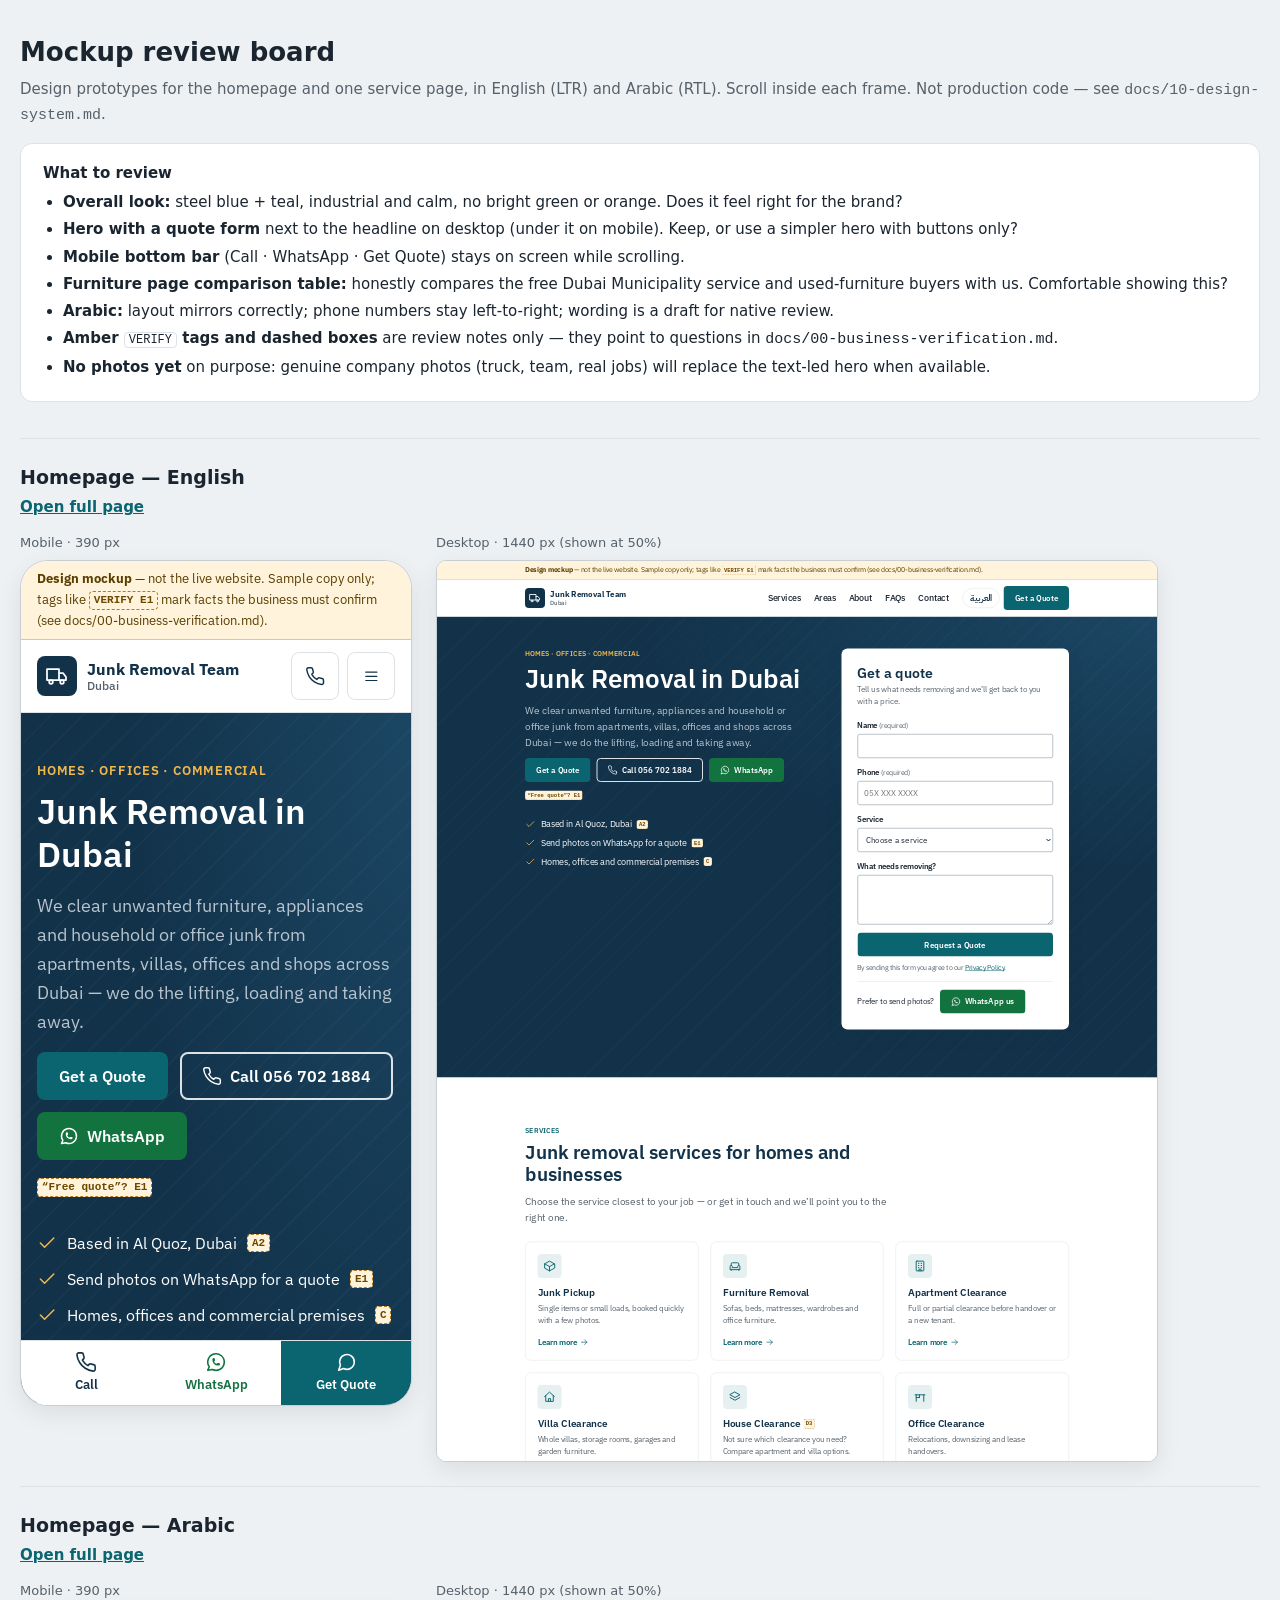
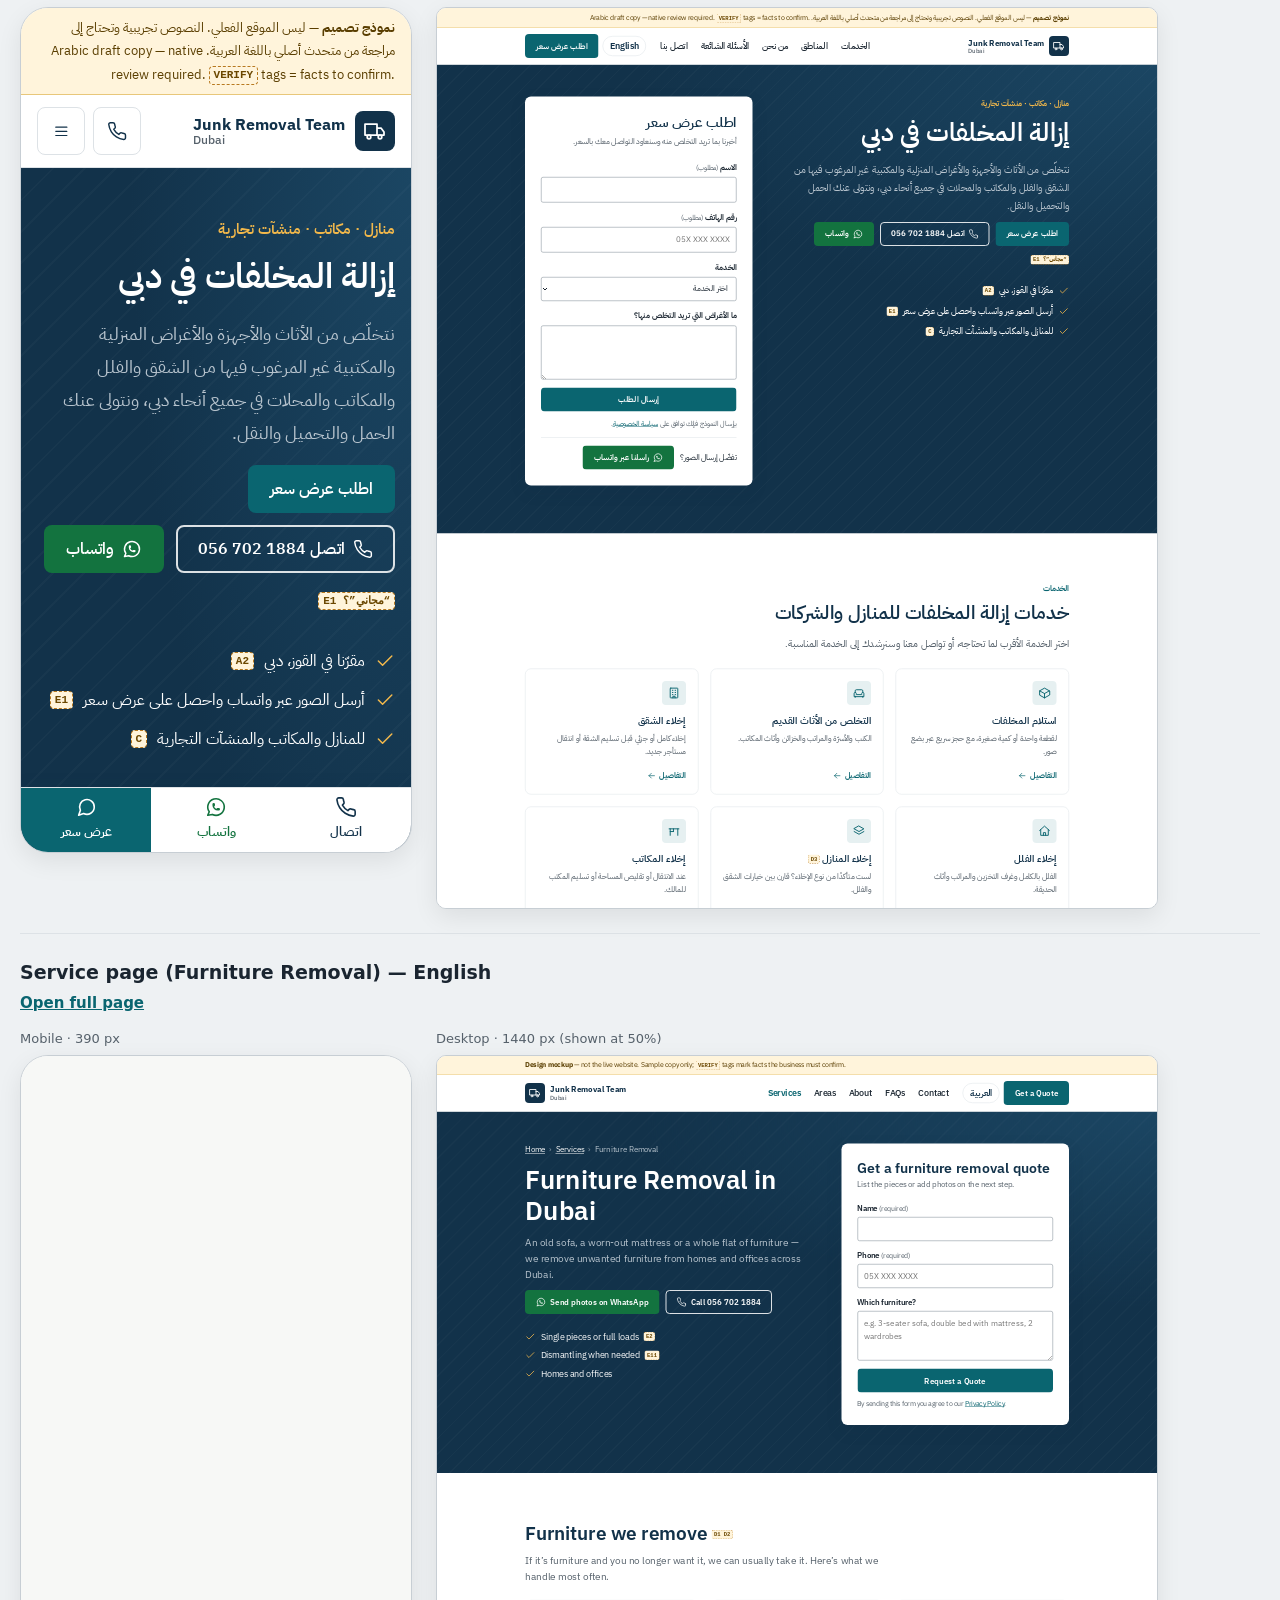
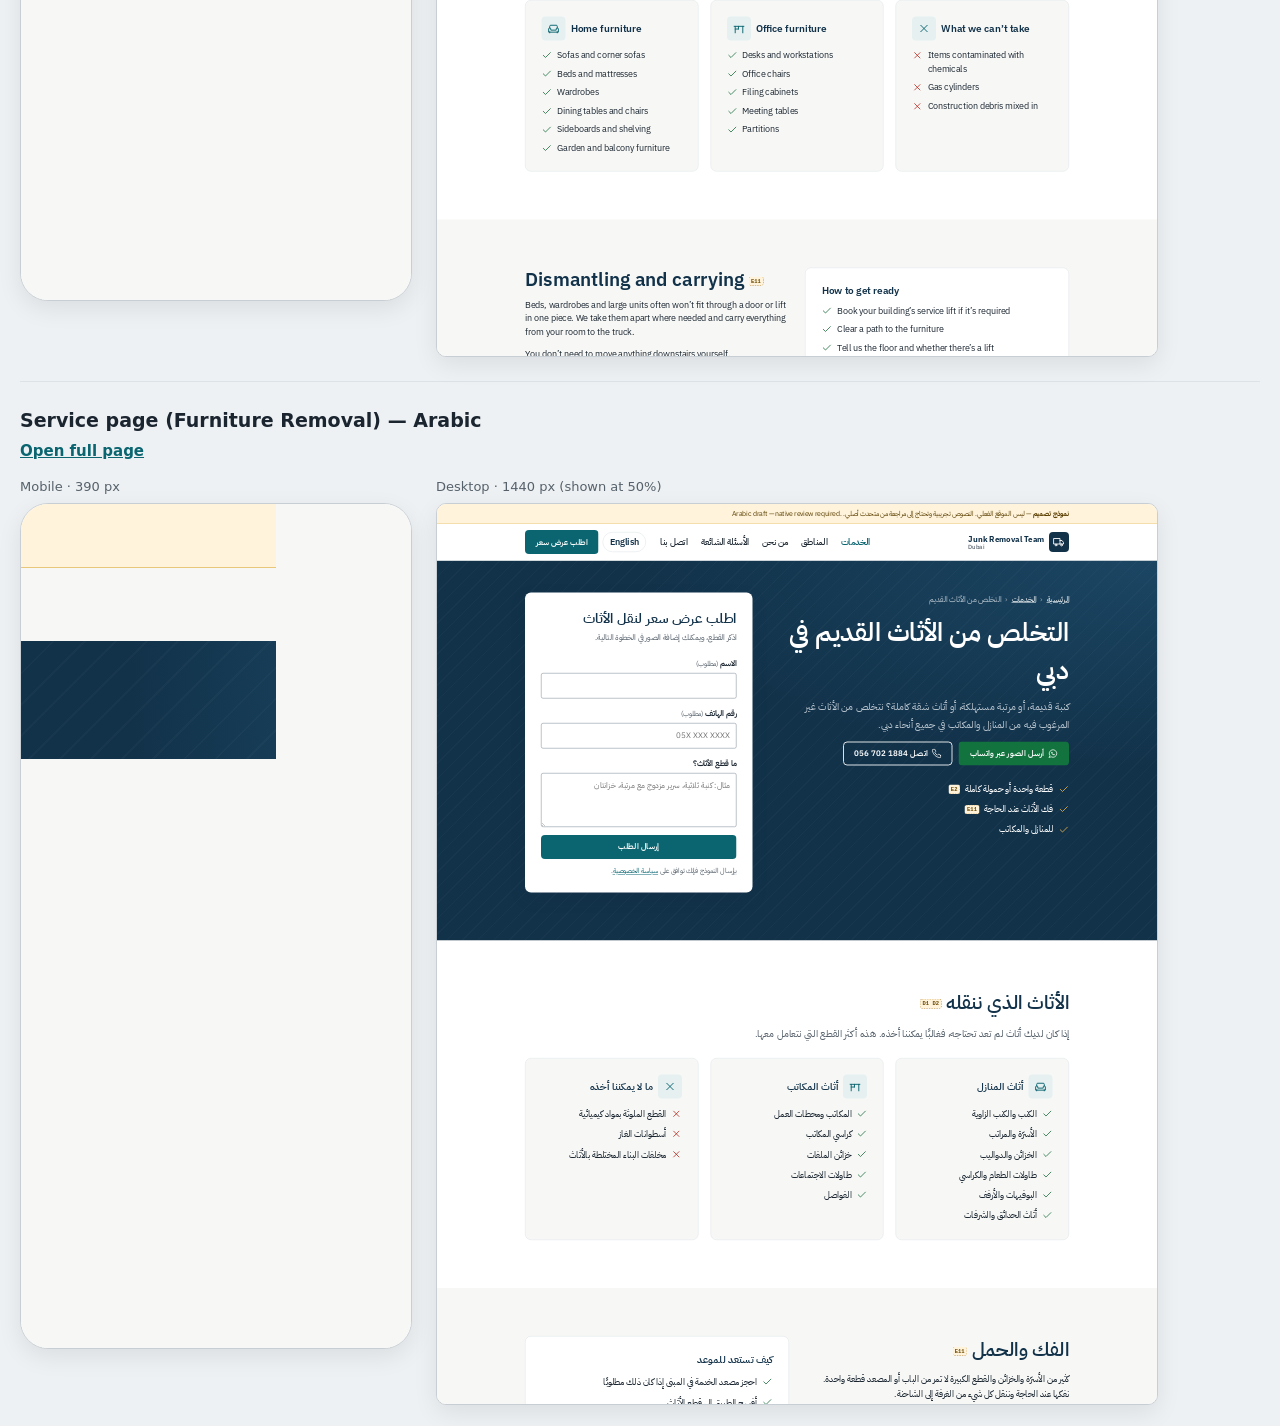
<file: docs/mockups/index.html>
<!doctype html>
<html lang="en">
<head>
<meta charset="utf-8">
<meta name="viewport" content="width=device-width, initial-scale=1">
<meta name="robots" content="noindex, nofollow">
<title>Mockup Review Board — Junk Removal Team Dubai</title>
<style>
  :root { --ink:#1A2530; --muted:#56616B; --line:#DDE2E6; --bg:#EEF1F3; --accent:#0A6570; }
  * { box-sizing: border-box; }
  body { margin:0; font:15px/1.55 system-ui, -apple-system, "Segoe UI", Roboto, Arial, sans-serif; color:var(--ink); background:var(--bg); padding-inline:16px; }
  header, section { max-width: 1240px; margin-inline:auto; }
  header { padding-block: 32px 8px; }
  h1 { margin:0 0 6px; font-size:26px; }
  h2 { margin:0 0 4px; font-size:19px; }
  p { margin:0 0 10px; color:var(--muted); }
  a { color:var(--accent); font-weight:600; }
  .notes { background:#fff; border:1px solid var(--line); border-radius:12px; padding:18px 22px; margin-block:16px 28px; }
  .notes ul { margin:6px 0 0; padding-inline-start:20px; }
  .notes li { margin-block:4px; }
  section { padding-block: 24px; border-top:1px solid var(--line); }
  .row { display:flex; flex-wrap:wrap; gap:24px; align-items:flex-start; margin-top:14px; }
  figure { margin:0; }
  figcaption { font-size:13px; color:var(--muted); margin-bottom:6px; }
  .phone { width:392px; height:846px; border:1px solid #c7ced4; border-radius:28px; overflow:hidden; background:#fff; box-shadow:0 8px 24px rgb(0 0 0 / .08); max-width:100%; }
  .phone iframe { width:390px; height:844px; border:0; display:block; }
  .desk { width:722px; height:902px; border:1px solid #c7ced4; border-radius:10px; overflow:hidden; background:#fff; box-shadow:0 8px 24px rgb(0 0 0 / .08); max-width:100%; }
  .desk iframe { width:1440px; height:1800px; border:0; transform:scale(.5); transform-origin:0 0; display:block; }
  kbd { font:12px ui-monospace, Consolas, monospace; background:#fff; border:1px solid var(--line); border-radius:4px; padding:0 4px; }
</style>
</head>
<body>
<header>
  <h1>Mockup review board</h1>
  <p>Design prototypes for the homepage and one service page, in English (LTR) and Arabic (RTL). Scroll inside each frame. Not production code — see <code>docs/10-design-system.md</code>.</p>
  <div class="notes">
    <strong>What to review</strong>
    <ul>
      <li><strong>Overall look:</strong> steel blue + teal, industrial and calm, no bright green or orange. Does it feel right for the brand?</li>
      <li><strong>Hero with a quote form</strong> next to the headline on desktop (under it on mobile). Keep, or use a simpler hero with buttons only?</li>
      <li><strong>Mobile bottom bar</strong> (Call · WhatsApp · Get Quote) stays on screen while scrolling.</li>
      <li><strong>Furniture page comparison table:</strong> honestly compares the free Dubai Municipality service and used-furniture buyers with us. Comfortable showing this?</li>
      <li><strong>Arabic:</strong> layout mirrors correctly; phone numbers stay left-to-right; wording is a draft for native review.</li>
      <li><strong>Amber <kbd>VERIFY</kbd> tags and dashed boxes</strong> are review notes only — they point to questions in <code>docs/00-business-verification.md</code>.</li>
      <li><strong>No photos yet</strong> on purpose: genuine company photos (truck, team, real jobs) will replace the text-led hero when available.</li>
    </ul>
  </div>
</header>

<section>
  <h2>Homepage — English</h2>
  <p><a href="home-en.html">Open full page</a></p>
  <div class="row">
    <figure><figcaption>Mobile · 390 px</figcaption><div class="phone"><iframe src="home-en.html" title="Homepage English mobile" loading="lazy"></iframe></div></figure>
    <figure><figcaption>Desktop · 1440 px (shown at 50%)</figcaption><div class="desk"><iframe src="home-en.html" title="Homepage English desktop" loading="lazy"></iframe></div></figure>
  </div>
</section>

<section>
  <h2>Homepage — Arabic</h2>
  <p><a href="home-ar.html">Open full page</a></p>
  <div class="row">
    <figure><figcaption>Mobile · 390 px</figcaption><div class="phone"><iframe src="home-ar.html" title="Homepage Arabic mobile" loading="lazy"></iframe></div></figure>
    <figure><figcaption>Desktop · 1440 px (shown at 50%)</figcaption><div class="desk"><iframe src="home-ar.html" title="Homepage Arabic desktop" loading="lazy"></iframe></div></figure>
  </div>
</section>

<section>
  <h2>Service page (Furniture Removal) — English</h2>
  <p><a href="service-en.html">Open full page</a></p>
  <div class="row">
    <figure><figcaption>Mobile · 390 px</figcaption><div class="phone"><iframe src="service-en.html" title="Service English mobile" loading="lazy"></iframe></div></figure>
    <figure><figcaption>Desktop · 1440 px (shown at 50%)</figcaption><div class="desk"><iframe src="service-en.html" title="Service English desktop" loading="lazy"></iframe></div></figure>
  </div>
</section>

<section>
  <h2>Service page (Furniture Removal) — Arabic</h2>
  <p><a href="service-ar.html">Open full page</a></p>
  <div class="row">
    <figure><figcaption>Mobile · 390 px</figcaption><div class="phone"><iframe src="service-ar.html" title="Service Arabic mobile" loading="lazy"></iframe></div></figure>
    <figure><figcaption>Desktop · 1440 px (shown at 50%)</figcaption><div class="desk"><iframe src="service-ar.html" title="Service Arabic desktop" loading="lazy"></iframe></div></figure>
  </div>
</section>
</body>
</html>
</file>
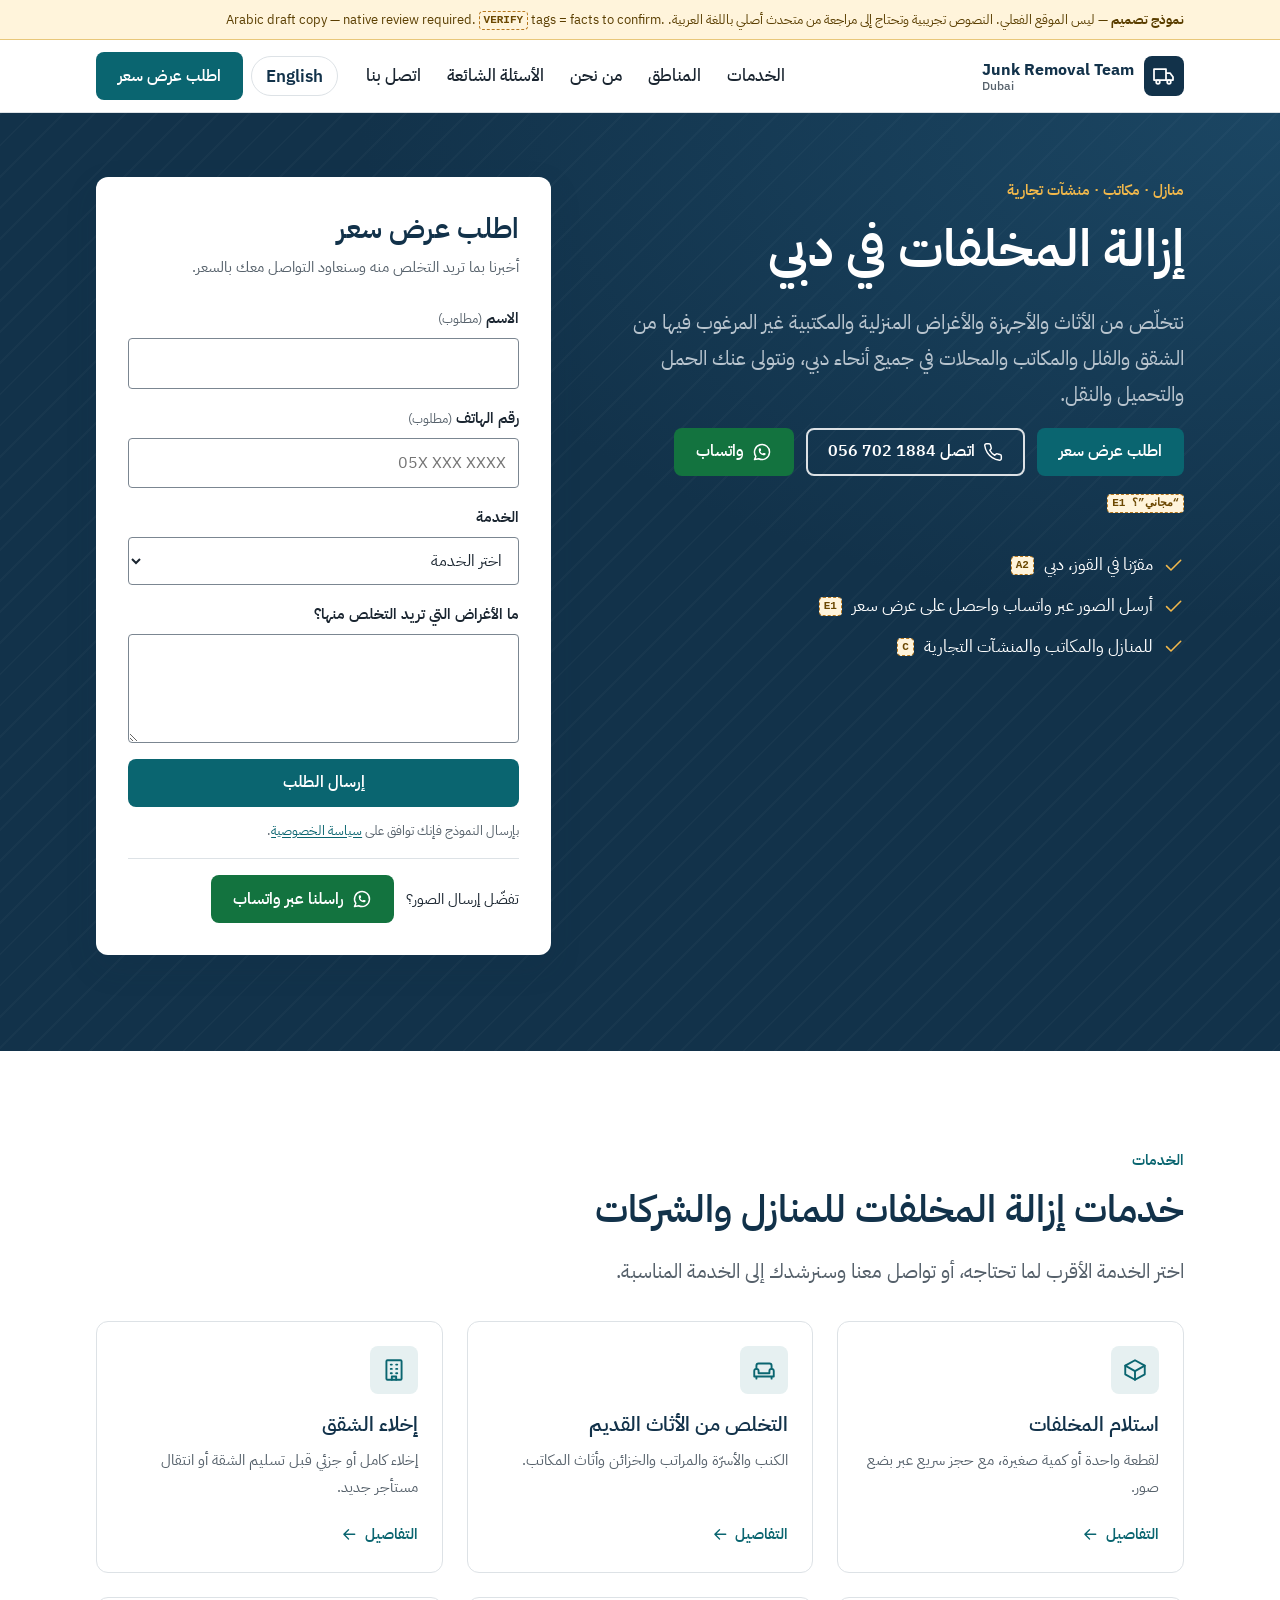
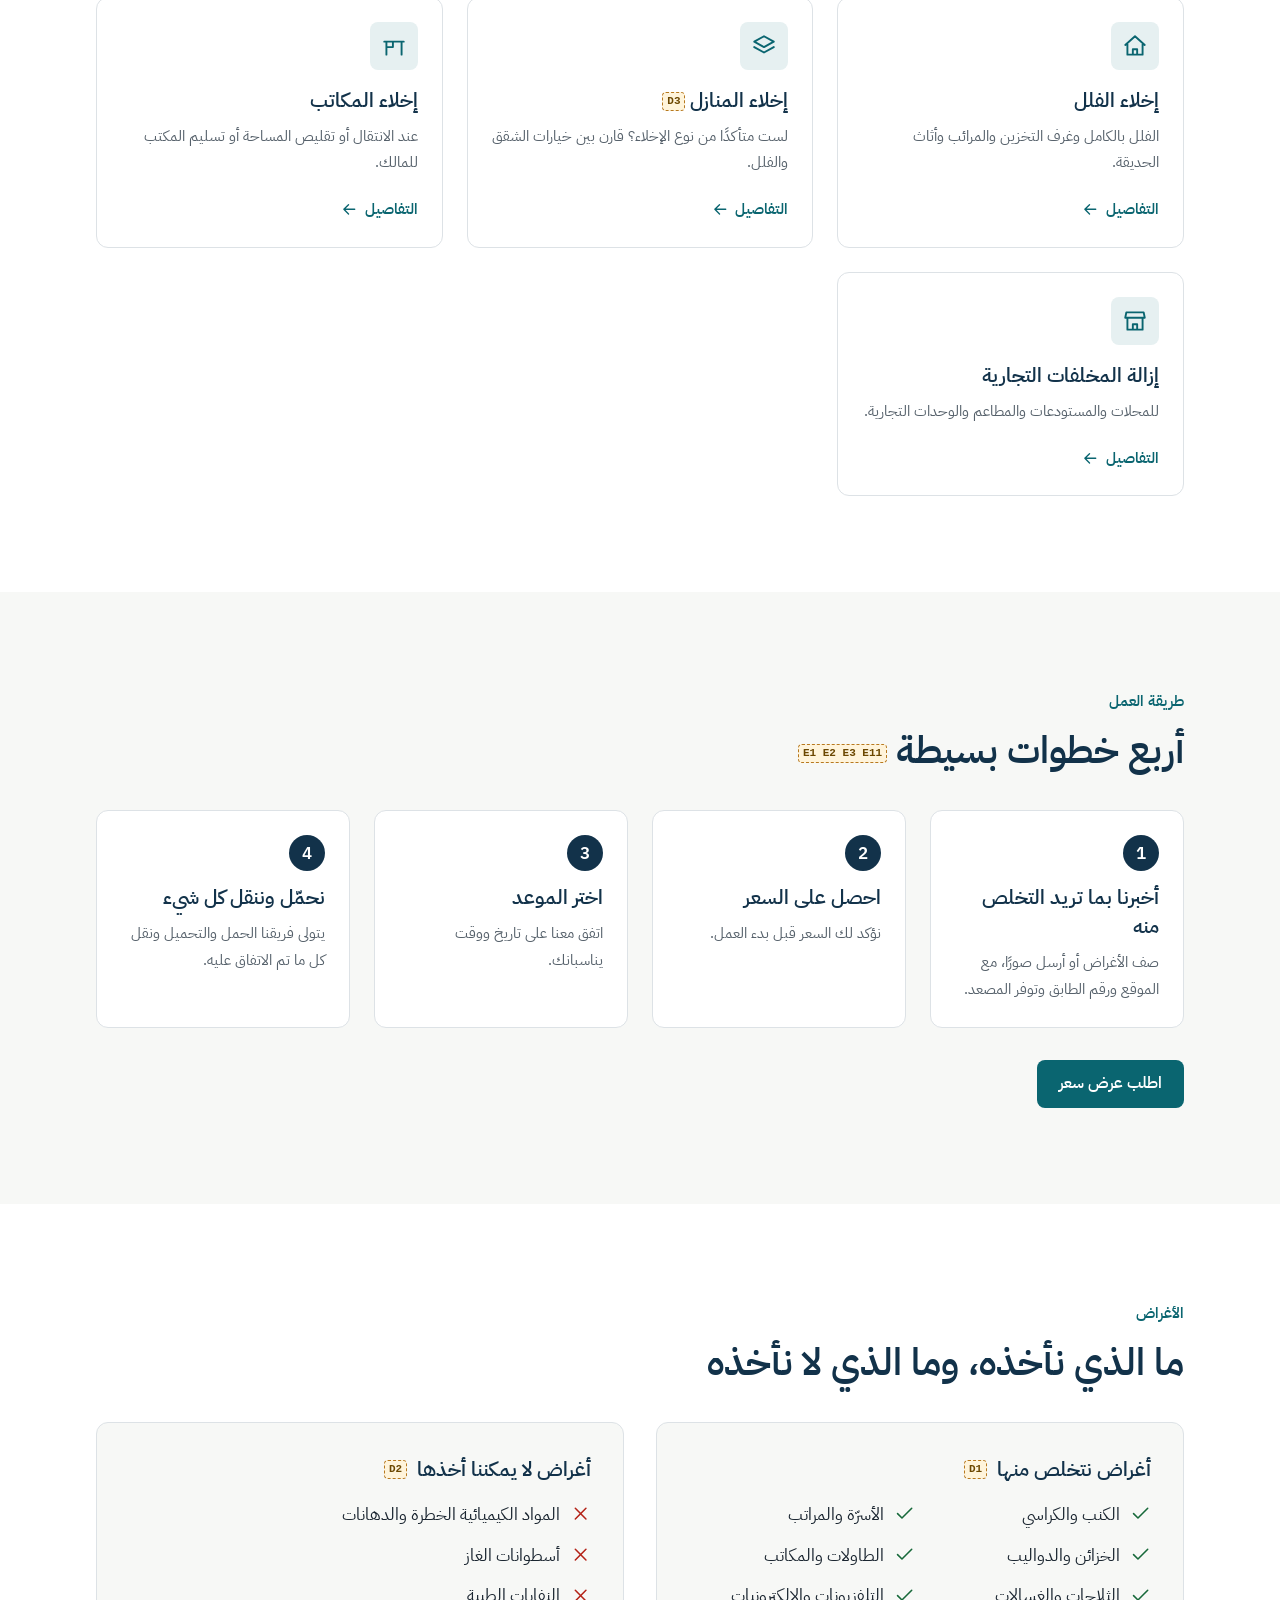
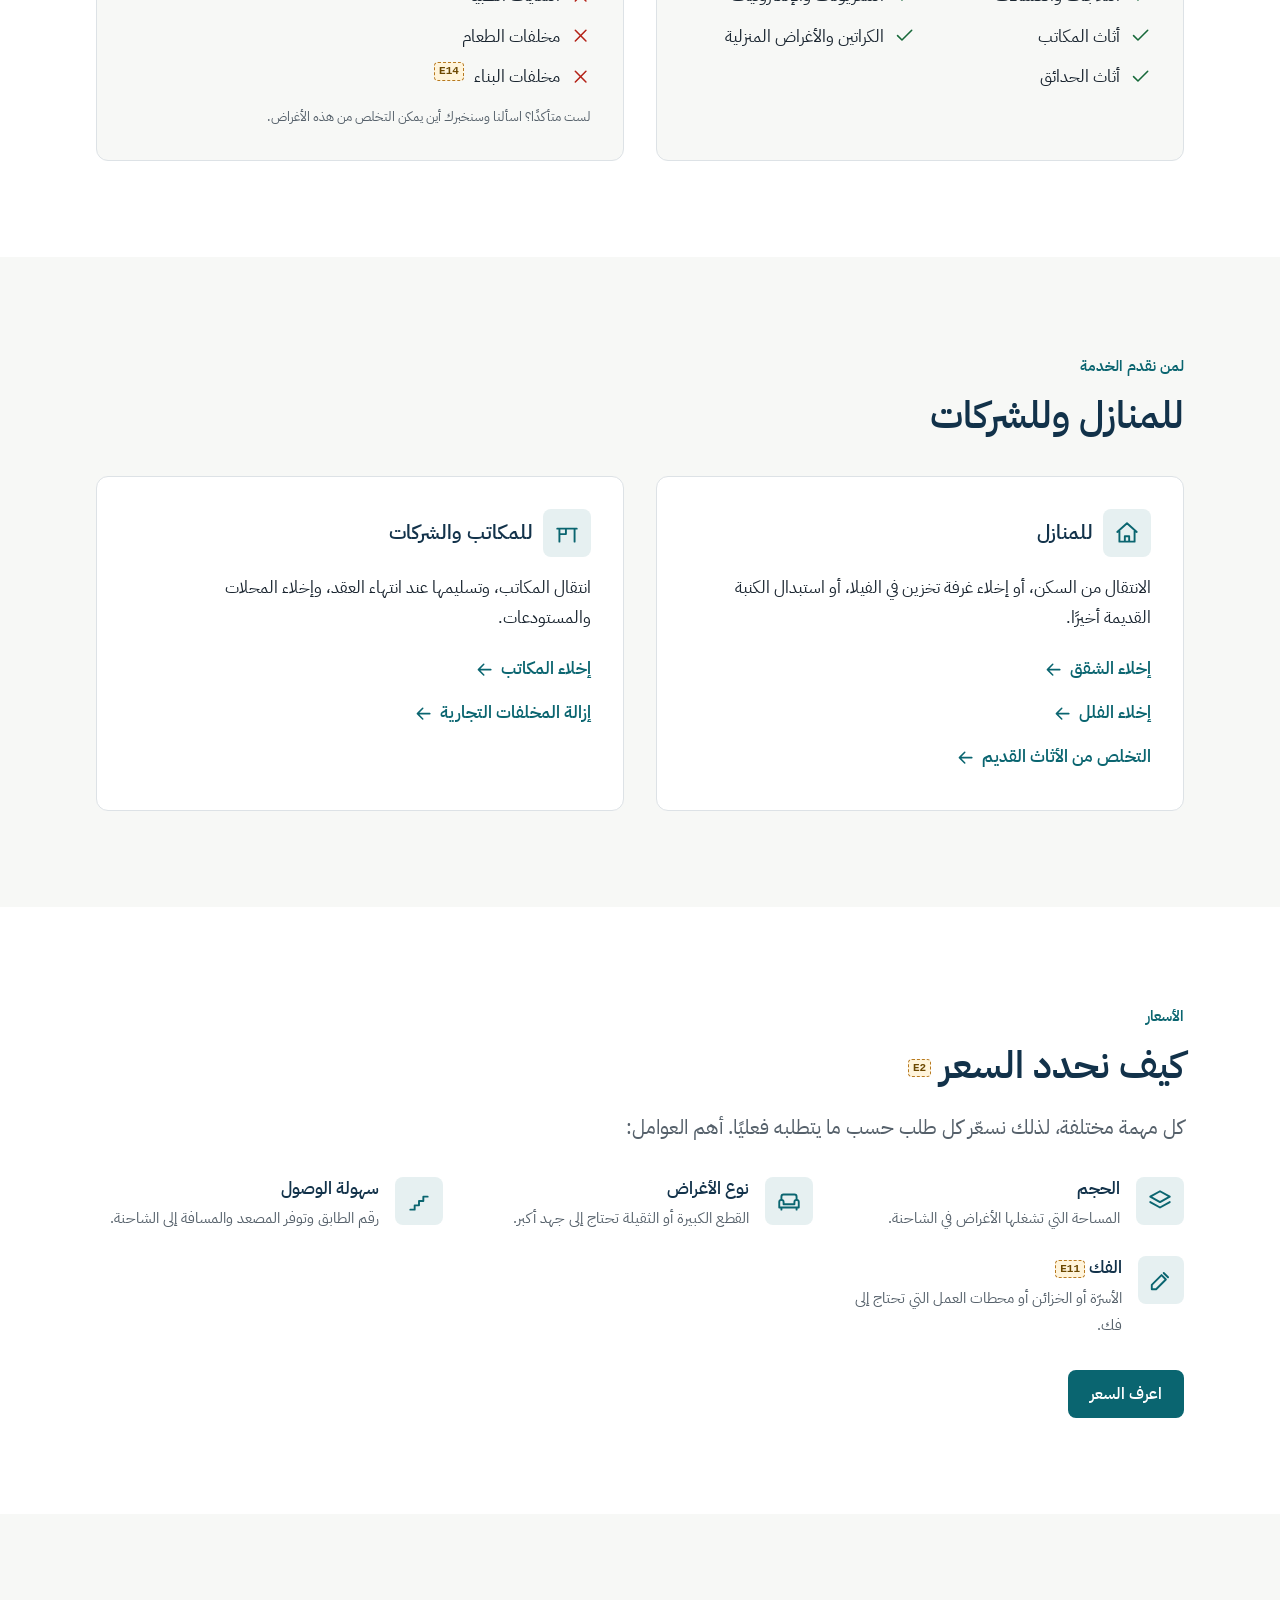
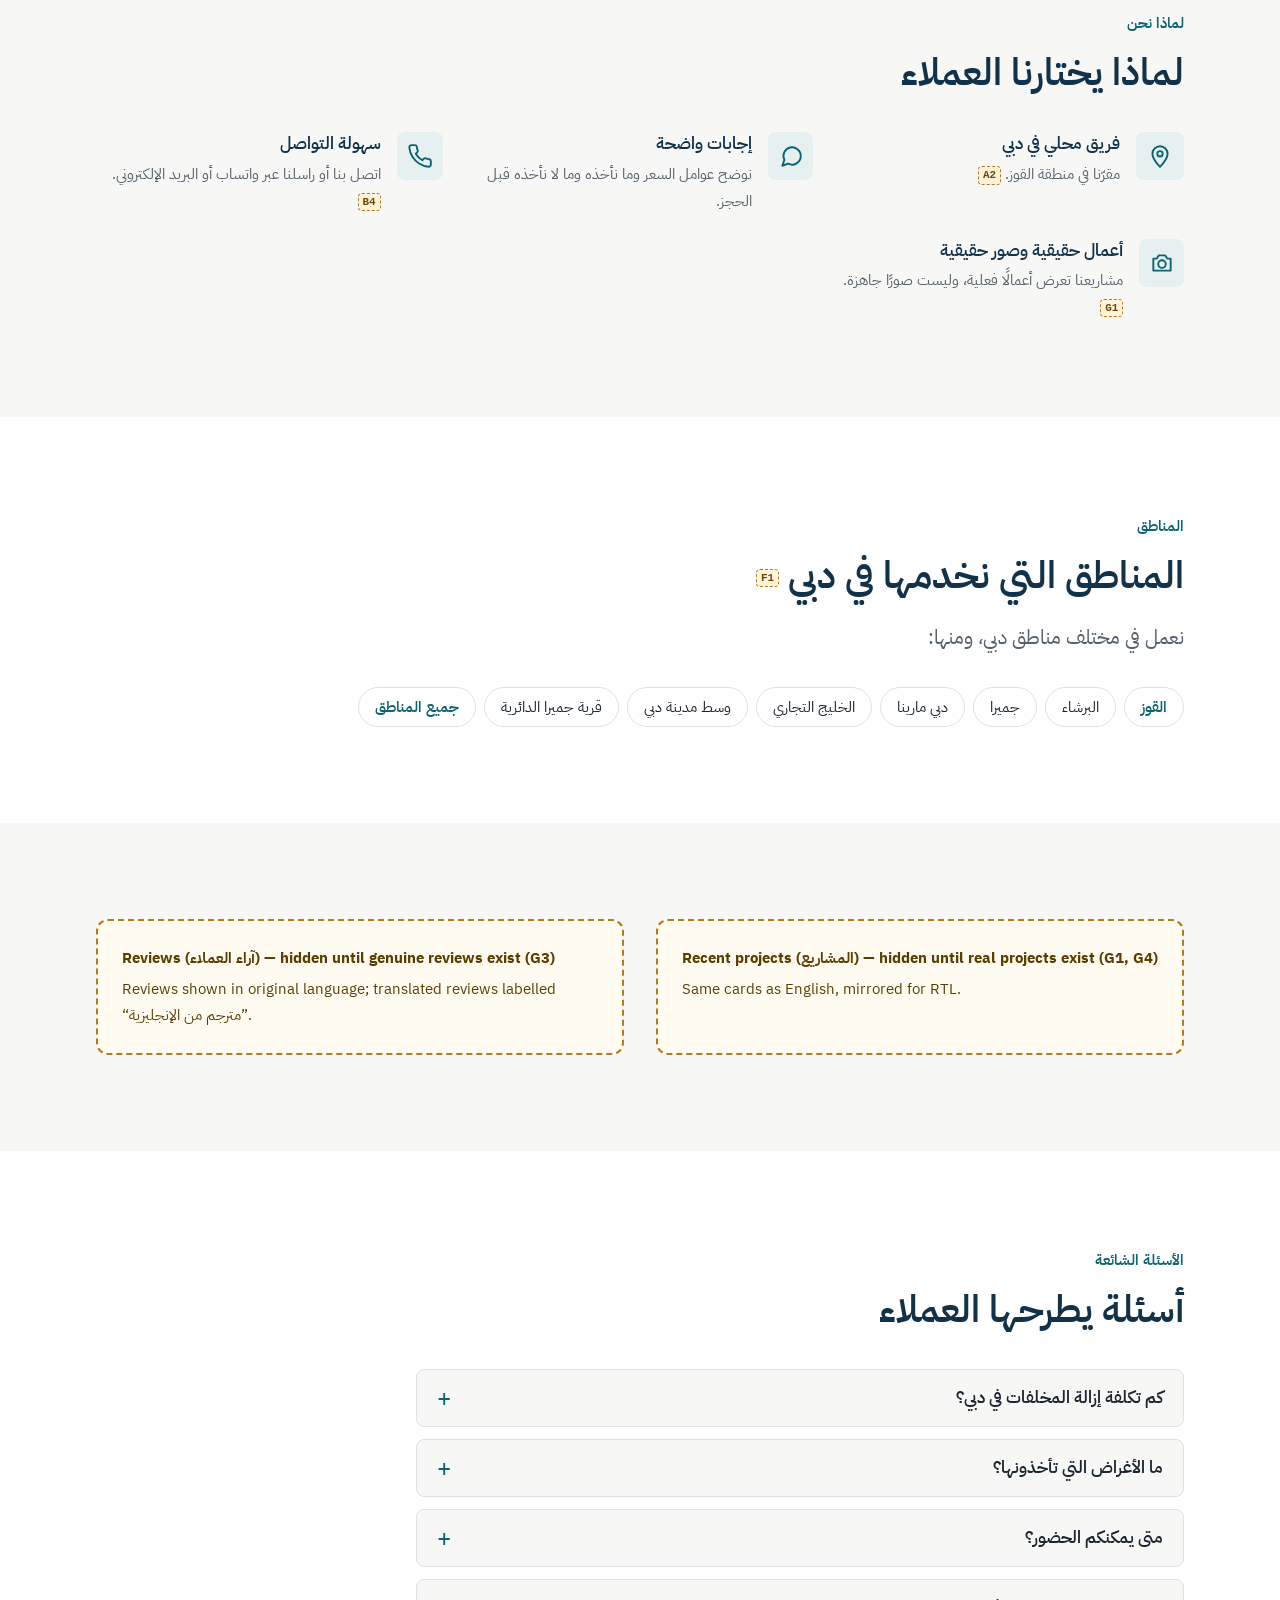
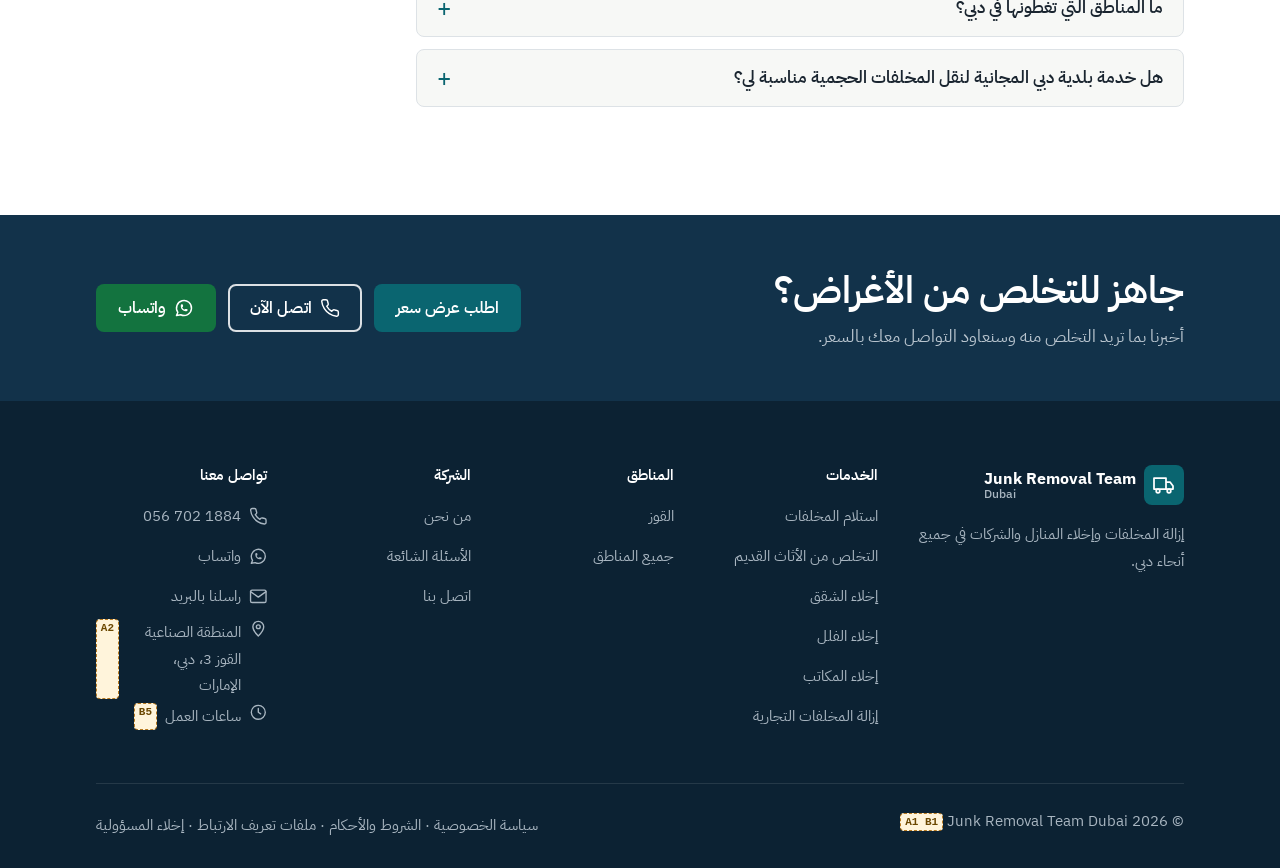
<file: docs/mockups/home-ar.html>
<!doctype html>
<html lang="ar" dir="rtl">
<head>
<meta charset="utf-8">
<meta name="viewport" content="width=device-width, initial-scale=1">
<meta name="robots" content="noindex, nofollow">
<title>إزالة المخلفات في دبي | Junk Removal Team Dubai — نموذج</title>
<link rel="preconnect" href="https://fonts.googleapis.com">
<link rel="preconnect" href="https://fonts.gstatic.com" crossorigin>
<link href="https://fonts.googleapis.com/css2?family=IBM+Plex+Sans:wght@400;500;600;700&family=IBM+Plex+Sans+Arabic:wght@400;500;600;700&display=swap" rel="stylesheet">
<link rel="stylesheet" href="mockup.css">
</head>
<body>
<svg width="0" height="0" style="position:absolute" aria-hidden="true" focusable="false">
  <symbol id="i-phone" viewBox="0 0 24 24"><path d="M22 16.92v3a2 2 0 0 1-2.18 2 19.79 19.79 0 0 1-8.63-3.07 19.5 19.5 0 0 1-6-6 19.79 19.79 0 0 1-3.07-8.67A2 2 0 0 1 4.11 2h3a2 2 0 0 1 2 1.72c.13.96.36 1.9.7 2.81a2 2 0 0 1-.45 2.11L8.09 9.91a16 16 0 0 0 6 6l1.27-1.27a2 2 0 0 1 2.11-.45c.91.34 1.85.57 2.81.7A2 2 0 0 1 22 16.92z"/></symbol>
  <symbol id="i-wa" viewBox="0 0 24 24"><path d="M3 21l1.65-3.8a9 9 0 1 1 3.4 2.9L3 21"/><path d="M9 10a.5.5 0 0 0 1 0V9a.5.5 0 0 0-1 0v1a5 5 0 0 0 5 5h1a.5.5 0 0 0 0-1h-1a.5.5 0 0 0 0 1"/></symbol>
  <symbol id="i-mail" viewBox="0 0 24 24"><rect x="2" y="4" width="20" height="16" rx="2"/><path d="M22 6l-10 7L2 6"/></symbol>
  <symbol id="i-pin" viewBox="0 0 24 24"><path d="M12 22s7-7.1 7-12a7 7 0 1 0-14 0c0 4.9 7 12 7 12z"/><circle cx="12" cy="10" r="2.5"/></symbol>
  <symbol id="i-clock" viewBox="0 0 24 24"><circle cx="12" cy="12" r="9"/><path d="M12 7v5l3 2"/></symbol>
  <symbol id="i-check" viewBox="0 0 24 24"><path d="M20 6 9 17l-5-5"/></symbol>
  <symbol id="i-x" viewBox="0 0 24 24"><path d="M18 6 6 18M6 6l12 12"/></symbol>
  <symbol id="i-arrow" viewBox="0 0 24 24"><path d="M5 12h14M13 6l6 6-6 6"/></symbol>
  <symbol id="i-menu" viewBox="0 0 24 24"><path d="M4 6h16M4 12h16M4 18h16"/></symbol>
  <symbol id="i-truck" viewBox="0 0 24 24"><path d="M2 5h12v11H2zM14 9h4l3 4v3h-7"/><circle cx="6" cy="18" r="1.8"/><circle cx="17" cy="18" r="1.8"/></symbol>
  <symbol id="i-sofa" viewBox="0 0 24 24"><path d="M5 11V8a2 2 0 0 1 2-2h10a2 2 0 0 1 2 2v3"/><path d="M3 18v-5a2 2 0 0 1 4 0v2h10v-2a2 2 0 0 1 4 0v5zM5 18v2M19 18v2"/></symbol>
  <symbol id="i-box" viewBox="0 0 24 24"><path d="M21 8l-9-5-9 5v8l9 5 9-5z"/><path d="M3 8l9 5 9-5M12 13v8"/></symbol>
  <symbol id="i-building" viewBox="0 0 24 24"><rect x="5" y="3" width="14" height="18" rx="1"/><path d="M9 7h1M14 7h1M9 11h1M14 11h1M9 15h1M14 15h1M10 21v-3h4v3"/></symbol>
  <symbol id="i-home" viewBox="0 0 24 24"><path d="M3 11l9-8 9 8M5 9.5V20h14V9.5M10 20v-5h4v5"/></symbol>
  <symbol id="i-store" viewBox="0 0 24 24"><path d="M4 4h16l1 5H3zM5 9v11h14V9M10 20v-5h4v5"/></symbol>
  <symbol id="i-desk" viewBox="0 0 24 24"><path d="M3 8h18M5 8v12M19 8v12M5 13h6M11 8v5"/></symbol>
  <symbol id="i-layers" viewBox="0 0 24 24"><path d="M12 3l9 5-9 5-9-5z"/><path d="M3 13l9 5 9-5"/></symbol>
  <symbol id="i-stairs" viewBox="0 0 24 24"><path d="M4 20h4v-4h4v-4h4V8h4"/></symbol>
  <symbol id="i-tool" viewBox="0 0 24 24"><path d="M14.5 5.5l4 4M12.5 7.5l4 4-9 9h-4v-4z"/></symbol>
  <symbol id="i-chat" viewBox="0 0 24 24"><path d="M21 12a8 8 0 0 1-11.6 7.1L4 21l1.9-5.4A8 8 0 1 1 21 12z"/></symbol>
  <symbol id="i-camera" viewBox="0 0 24 24"><path d="M4 8h3l2-3h6l2 3h3v11H4z"/><circle cx="12" cy="13" r="3.5"/></symbol>
</svg>

<a class="skip-link" href="#main">تخطَّ إلى المحتوى</a>

<div class="mock-banner"><div class="container"><strong>نموذج تصميم</strong> — ليس الموقع الفعلي. النصوص تجريبية وتحتاج إلى مراجعة من متحدث أصلي باللغة العربية. <span lang="en" dir="ltr">Arabic draft copy — native review required. <span class="verify">VERIFY</span> tags = facts to confirm.</span></div></div>

<header class="site-header">
  <div class="container header-inner">
    <a class="logo" href="home-ar.html" aria-label="Junk Removal Team Dubai، الصفحة الرئيسية">
      <span class="logo-mark"><svg class="icon" aria-hidden="true"><use href="#i-truck"/></svg></span>
      <span class="logo-text" lang="en" dir="ltr">Junk Removal Team<small>Dubai</small></span>
    </a>
    <nav class="nav" id="site-nav" aria-label="القائمة الرئيسية">
      <ul>
        <li><a href="service-ar.html">الخدمات</a></li>
        <li><a href="#areas">المناطق</a></li>
        <li><a href="#">من نحن</a></li>
        <li><a href="#faqs">الأسئلة الشائعة</a></li>
        <li><a href="#">اتصل بنا</a></li>
      </ul>
      <div class="nav-extra">
        <a class="btn btn-primary" href="#quote">اطلب عرض سعر</a>
        <a class="lang-switch" href="home-en.html" lang="en" hreflang="en">English</a>
      </div>
    </nav>
    <div class="header-actions">
      <a class="lang-switch header-desktop-only" href="home-en.html" lang="en" hreflang="en">English</a>
      <a class="btn btn-primary header-desktop-only" href="#quote">اطلب عرض سعر</a>
      <a class="icon-btn header-mobile-only" href="#" aria-label="اتصل على 056 702 1884"><svg class="icon" aria-hidden="true"><use href="#i-phone"/></svg></a>
      <button class="icon-btn header-mobile-only" type="button" data-menu-toggle aria-controls="site-nav" aria-expanded="false">
        <svg class="icon" aria-hidden="true"><use href="#i-menu"/></svg><span class="sr-only">القائمة</span>
      </button>
    </div>
  </div>
</header>

<main id="main">

  <section class="hero on-dark">
    <div class="container hero-grid">
      <div>
        <span class="eyebrow">منازل · مكاتب · منشآت تجارية</span>
        <h1>إزالة المخلفات في دبي</h1>
        <p class="lead">نتخلّص من الأثاث والأجهزة والأغراض المنزلية والمكتبية غير المرغوب فيها من الشقق والفلل والمكاتب والمحلات في جميع أنحاء دبي، ونتولى عنك الحمل والتحميل والنقل.</p>
        <div class="btn-group">
          <a class="btn btn-primary" href="#quote">اطلب عرض سعر</a>
          <a class="btn btn-outline-light" href="#"><svg class="icon" aria-hidden="true"><use href="#i-phone"/></svg><span>اتصل <span class="ltr">056 702 1884</span></span></a>
          <a class="btn btn-whatsapp" href="#"><svg class="icon" aria-hidden="true"><use href="#i-wa"/></svg>واتساب</a>
        </div>
        <p style="margin-block-start:.75rem"><span class="verify">“مجاني”؟ E1</span></p>
        <ul class="trust-list">
          <li><svg class="icon" aria-hidden="true"><use href="#i-check"/></svg>مقرّنا في القوز، دبي <span class="verify">A2</span></li>
          <li><svg class="icon" aria-hidden="true"><use href="#i-check"/></svg>أرسل الصور عبر واتساب واحصل على عرض سعر <span class="verify">E1</span></li>
          <li><svg class="icon" aria-hidden="true"><use href="#i-check"/></svg>للمنازل والمكاتب والمنشآت التجارية <span class="verify">C</span></li>
        </ul>
      </div>

      <aside class="card" id="quote" aria-labelledby="quote-title">
        <h2 id="quote-title">اطلب عرض سعر</h2>
        <p class="card-sub">أخبرنا بما تريد التخلص منه وسنعاود التواصل معك بالسعر.</p>
        <form data-mock-form novalidate>
          <div class="field">
            <label for="q-name">الاسم <span class="req">(مطلوب)</span></label>
            <input class="input" id="q-name" name="name" autocomplete="name" required>
          </div>
          <div class="field">
            <label for="q-phone">رقم الهاتف <span class="req">(مطلوب)</span></label>
            <input class="input" id="q-phone" name="phone" type="tel" inputmode="tel" autocomplete="tel" dir="ltr" placeholder="05X XXX XXXX" required>
          </div>
          <div class="field">
            <label for="q-service">الخدمة</label>
            <select class="select" id="q-service" name="service">
              <option value="">اختر الخدمة</option>
              <option>استلام المخلفات</option>
              <option>التخلص من الأثاث القديم</option>
              <option>إخلاء الشقق</option>
              <option>إخلاء الفلل</option>
              <option>إخلاء المكاتب</option>
              <option>إزالة المخلفات التجارية</option>
              <option>لست متأكدًا</option>
            </select>
          </div>
          <div class="field">
            <label for="q-items">ما الأغراض التي تريد التخلص منها؟</label>
            <textarea class="textarea" id="q-items" name="items" rows="3"></textarea>
          </div>
          <button class="btn btn-primary btn-block" type="submit">إرسال الطلب</button>
          <p class="form-note">بإرسال النموذج فإنك توافق على <a href="#">سياسة الخصوصية</a>.</p>
          <div class="mock-msg" hidden>نموذج: في الموقع الفعلي يُحفظ الطلب وتُفتح صفحة الشكر.</div>
        </form>
        <div class="form-alt">
          <span>تفضّل إرسال الصور؟</span>
          <a class="btn btn-whatsapp" href="#"><svg class="icon" aria-hidden="true"><use href="#i-wa"/></svg>راسلنا عبر واتساب</a>
        </div>
      </aside>
    </div>
  </section>

  <section class="section section-surface" aria-labelledby="services-title">
    <div class="container">
      <div class="section-head">
        <span class="eyebrow">الخدمات</span>
        <h2 id="services-title">خدمات إزالة المخلفات للمنازل والشركات</h2>
        <p>اختر الخدمة الأقرب لما تحتاجه، أو تواصل معنا وسنرشدك إلى الخدمة المناسبة.</p>
      </div>
      <div class="grid">
        <a class="card-service" href="#"><span class="icon-tile"><svg class="icon" aria-hidden="true"><use href="#i-box"/></svg></span><h3>استلام المخلفات</h3><p>لقطعة واحدة أو كمية صغيرة، مع حجز سريع عبر بضع صور.</p><span class="more">التفاصيل <svg class="icon flip" aria-hidden="true"><use href="#i-arrow"/></svg></span></a>
        <a class="card-service" href="service-ar.html"><span class="icon-tile"><svg class="icon" aria-hidden="true"><use href="#i-sofa"/></svg></span><h3>التخلص من الأثاث القديم</h3><p>الكنب والأسرّة والمراتب والخزائن وأثاث المكاتب.</p><span class="more">التفاصيل <svg class="icon flip" aria-hidden="true"><use href="#i-arrow"/></svg></span></a>
        <a class="card-service" href="#"><span class="icon-tile"><svg class="icon" aria-hidden="true"><use href="#i-building"/></svg></span><h3>إخلاء الشقق</h3><p>إخلاء كامل أو جزئي قبل تسليم الشقة أو انتقال مستأجر جديد.</p><span class="more">التفاصيل <svg class="icon flip" aria-hidden="true"><use href="#i-arrow"/></svg></span></a>
        <a class="card-service" href="#"><span class="icon-tile"><svg class="icon" aria-hidden="true"><use href="#i-home"/></svg></span><h3>إخلاء الفلل</h3><p>الفلل بالكامل وغرف التخزين والمرائب وأثاث الحديقة.</p><span class="more">التفاصيل <svg class="icon flip" aria-hidden="true"><use href="#i-arrow"/></svg></span></a>
        <a class="card-service" href="#"><span class="icon-tile"><svg class="icon" aria-hidden="true"><use href="#i-layers"/></svg></span><h3>إخلاء المنازل <span class="verify">D3</span></h3><p>لست متأكدًا من نوع الإخلاء؟ قارن بين خيارات الشقق والفلل.</p><span class="more">التفاصيل <svg class="icon flip" aria-hidden="true"><use href="#i-arrow"/></svg></span></a>
        <a class="card-service" href="#"><span class="icon-tile"><svg class="icon" aria-hidden="true"><use href="#i-desk"/></svg></span><h3>إخلاء المكاتب</h3><p>عند الانتقال أو تقليص المساحة أو تسليم المكتب للمالك.</p><span class="more">التفاصيل <svg class="icon flip" aria-hidden="true"><use href="#i-arrow"/></svg></span></a>
        <a class="card-service" href="#"><span class="icon-tile"><svg class="icon" aria-hidden="true"><use href="#i-store"/></svg></span><h3>إزالة المخلفات التجارية</h3><p>للمحلات والمستودعات والمطاعم والوحدات التجارية.</p><span class="more">التفاصيل <svg class="icon flip" aria-hidden="true"><use href="#i-arrow"/></svg></span></a>
      </div>
    </div>
  </section>

  <section class="section" aria-labelledby="how-title">
    <div class="container">
      <div class="section-head">
        <span class="eyebrow">طريقة العمل</span>
        <h2 id="how-title">أربع خطوات بسيطة <span class="verify">E1 E2 E3 E11</span></h2>
      </div>
      <ol class="steps">
        <li><h3>أخبرنا بما تريد التخلص منه</h3><p>صف الأغراض أو أرسل صورًا، مع الموقع ورقم الطابق وتوفر المصعد.</p></li>
        <li><h3>احصل على السعر</h3><p>نؤكد لك السعر قبل بدء العمل.</p></li>
        <li><h3>اختر الموعد</h3><p>اتفق معنا على تاريخ ووقت يناسبانك.</p></li>
        <li><h3>نحمّل وننقل كل شيء</h3><p>يتولى فريقنا الحمل والتحميل ونقل كل ما تم الاتفاق عليه.</p></li>
      </ol>
      <div class="section-cta"><a class="btn btn-primary" href="#quote">اطلب عرض سعر</a></div>
    </div>
  </section>

  <section class="section section-surface" aria-labelledby="take-title">
    <div class="container">
      <div class="section-head">
        <span class="eyebrow">الأغراض</span>
        <h2 id="take-title">ما الذي نأخذه، وما الذي لا نأخذه</h2>
      </div>
      <div class="two-col">
        <div class="panel">
          <h3>أغراض نتخلص منها <span class="verify">D1</span></h3>
          <ul class="icon-list check cols">
            <li><svg class="icon" aria-hidden="true"><use href="#i-check"/></svg>الكنب والكراسي</li>
            <li><svg class="icon" aria-hidden="true"><use href="#i-check"/></svg>الأسرّة والمراتب</li>
            <li><svg class="icon" aria-hidden="true"><use href="#i-check"/></svg>الخزائن والدواليب</li>
            <li><svg class="icon" aria-hidden="true"><use href="#i-check"/></svg>الطاولات والمكاتب</li>
            <li><svg class="icon" aria-hidden="true"><use href="#i-check"/></svg>الثلاجات والغسالات</li>
            <li><svg class="icon" aria-hidden="true"><use href="#i-check"/></svg>التلفزيونات والإلكترونيات</li>
            <li><svg class="icon" aria-hidden="true"><use href="#i-check"/></svg>أثاث المكاتب</li>
            <li><svg class="icon" aria-hidden="true"><use href="#i-check"/></svg>الكراتين والأغراض المنزلية</li>
            <li><svg class="icon" aria-hidden="true"><use href="#i-check"/></svg>أثاث الحدائق</li>
          </ul>
        </div>
        <div class="panel">
          <h3>أغراض لا يمكننا أخذها <span class="verify">D2</span></h3>
          <ul class="icon-list cross">
            <li><svg class="icon" aria-hidden="true"><use href="#i-x"/></svg>المواد الكيميائية الخطرة والدهانات</li>
            <li><svg class="icon" aria-hidden="true"><use href="#i-x"/></svg>أسطوانات الغاز</li>
            <li><svg class="icon" aria-hidden="true"><use href="#i-x"/></svg>النفايات الطبية</li>
            <li><svg class="icon" aria-hidden="true"><use href="#i-x"/></svg>مخلفات الطعام</li>
            <li><svg class="icon" aria-hidden="true"><use href="#i-x"/></svg>مخلفات البناء <span class="verify">E14</span></li>
          </ul>
          <p class="form-note">لست متأكدًا؟ اسألنا وسنخبرك أين يمكن التخلص من هذه الأغراض.</p>
        </div>
      </div>
    </div>
  </section>

  <section class="section" aria-labelledby="who-title">
    <div class="container">
      <div class="section-head">
        <span class="eyebrow">لمن نقدم الخدمة</span>
        <h2 id="who-title">للمنازل وللشركات</h2>
      </div>
      <div class="two-col">
        <div class="panel">
          <h3><span class="icon-tile"><svg class="icon" aria-hidden="true"><use href="#i-home"/></svg></span>للمنازل</h3>
          <p>الانتقال من السكن، أو إخلاء غرفة تخزين في الفيلا، أو استبدال الكنبة القديمة أخيرًا.</p>
          <ul class="link-list">
            <li><a href="#">إخلاء الشقق <svg class="icon flip" aria-hidden="true"><use href="#i-arrow"/></svg></a></li>
            <li><a href="#">إخلاء الفلل <svg class="icon flip" aria-hidden="true"><use href="#i-arrow"/></svg></a></li>
            <li><a href="service-ar.html">التخلص من الأثاث القديم <svg class="icon flip" aria-hidden="true"><use href="#i-arrow"/></svg></a></li>
          </ul>
        </div>
        <div class="panel">
          <h3><span class="icon-tile"><svg class="icon" aria-hidden="true"><use href="#i-desk"/></svg></span>للمكاتب والشركات</h3>
          <p>انتقال المكاتب، وتسليمها عند انتهاء العقد، وإخلاء المحلات والمستودعات.</p>
          <ul class="link-list">
            <li><a href="#">إخلاء المكاتب <svg class="icon flip" aria-hidden="true"><use href="#i-arrow"/></svg></a></li>
            <li><a href="#">إزالة المخلفات التجارية <svg class="icon flip" aria-hidden="true"><use href="#i-arrow"/></svg></a></li>
          </ul>
        </div>
      </div>
    </div>
  </section>

  <section class="section section-surface" aria-labelledby="price-title">
    <div class="container">
      <div class="section-head">
        <span class="eyebrow">الأسعار</span>
        <h2 id="price-title">كيف نحدد السعر <span class="verify">E2</span></h2>
        <p>كل مهمة مختلفة، لذلك نسعّر كل طلب حسب ما يتطلبه فعليًا. أهم العوامل:</p>
      </div>
      <div class="grid">
        <div class="factor"><span class="icon-tile"><svg class="icon" aria-hidden="true"><use href="#i-layers"/></svg></span><div><h3>الحجم</h3><p>المساحة التي تشغلها الأغراض في الشاحنة.</p></div></div>
        <div class="factor"><span class="icon-tile"><svg class="icon" aria-hidden="true"><use href="#i-sofa"/></svg></span><div><h3>نوع الأغراض</h3><p>القطع الكبيرة أو الثقيلة تحتاج إلى جهد أكبر.</p></div></div>
        <div class="factor"><span class="icon-tile"><svg class="icon" aria-hidden="true"><use href="#i-stairs"/></svg></span><div><h3>سهولة الوصول</h3><p>رقم الطابق وتوفر المصعد والمسافة إلى الشاحنة.</p></div></div>
        <div class="factor"><span class="icon-tile"><svg class="icon" aria-hidden="true"><use href="#i-tool"/></svg></span><div><h3>الفك <span class="verify">E11</span></h3><p>الأسرّة أو الخزائن أو محطات العمل التي تحتاج إلى فك.</p></div></div>
      </div>
      <div class="section-cta"><a class="btn btn-primary" href="#quote">اعرف السعر</a></div>
    </div>
  </section>

  <section class="section" aria-labelledby="why-title">
    <div class="container">
      <div class="section-head">
        <span class="eyebrow">لماذا نحن</span>
        <h2 id="why-title">لماذا يختارنا العملاء</h2>
      </div>
      <div class="grid">
        <div class="factor"><span class="icon-tile"><svg class="icon" aria-hidden="true"><use href="#i-pin"/></svg></span><div><h3>فريق محلي في دبي</h3><p>مقرّنا في منطقة القوز. <span class="verify">A2</span></p></div></div>
        <div class="factor"><span class="icon-tile"><svg class="icon" aria-hidden="true"><use href="#i-chat"/></svg></span><div><h3>إجابات واضحة</h3><p>نوضح عوامل السعر وما نأخذه وما لا نأخذه قبل الحجز.</p></div></div>
        <div class="factor"><span class="icon-tile"><svg class="icon" aria-hidden="true"><use href="#i-phone"/></svg></span><div><h3>سهولة التواصل</h3><p>اتصل بنا أو راسلنا عبر واتساب أو البريد الإلكتروني. <span class="verify">B4</span></p></div></div>
        <div class="factor"><span class="icon-tile"><svg class="icon" aria-hidden="true"><use href="#i-camera"/></svg></span><div><h3>أعمال حقيقية وصور حقيقية</h3><p>مشاريعنا تعرض أعمالًا فعلية، وليست صورًا جاهزة. <span class="verify">G1</span></p></div></div>
      </div>
    </div>
  </section>

  <section class="section section-surface" id="areas" aria-labelledby="areas-title">
    <div class="container">
      <div class="section-head">
        <span class="eyebrow">المناطق</span>
        <h2 id="areas-title">المناطق التي نخدمها في دبي <span class="verify">F1</span></h2>
        <p>نعمل في مختلف مناطق دبي، ومنها:</p>
      </div>
      <ul class="chips">
        <li><a class="chip" href="#">القوز</a></li>
        <li><span class="chip">البرشاء</span></li>
        <li><span class="chip">جميرا</span></li>
        <li><span class="chip">دبي مارينا</span></li>
        <li><span class="chip">الخليج التجاري</span></li>
        <li><span class="chip">وسط مدينة دبي</span></li>
        <li><span class="chip">قرية جميرا الدائرية</span></li>
        <li><a class="chip" href="#">جميع المناطق</a></li>
      </ul>
    </div>
  </section>

  <section class="section" aria-label="Projects and reviews placeholder">
    <div class="container two-col">
      <div class="mock-note" lang="en" dir="ltr"><strong>Recent projects (المشاريع) — hidden until real projects exist (G1, G4)</strong>Same cards as English, mirrored for RTL.</div>
      <div class="mock-note" lang="en" dir="ltr"><strong>Reviews (آراء العملاء) — hidden until genuine reviews exist (G3)</strong>Reviews shown in original language; translated reviews labelled “مترجم من الإنجليزية”.</div>
    </div>
  </section>

  <section class="section section-surface" id="faqs" aria-labelledby="faq-title">
    <div class="container">
      <div class="section-head">
        <span class="eyebrow">الأسئلة الشائعة</span>
        <h2 id="faq-title">أسئلة يطرحها العملاء</h2>
      </div>
      <div class="faq-list">
        <details class="faq"><summary>كم تكلفة إزالة المخلفات في دبي؟</summary><div class="faq-body"><p>يعتمد السعر على حجم الأغراض ونوعها وسهولة الوصول والحاجة إلى الفك. أرسل لنا صورًا أو قائمة بالأغراض وسنحدد لك السعر. <span class="verify">E2</span></p></div></details>
        <details class="faq"><summary>ما الأغراض التي تأخذونها؟</summary><div class="faq-body"><p>نأخذ معظم الأثاث والأجهزة والأغراض المنزلية والمكتبية. راجع القائمة أعلاه لمعرفة ما لا يمكننا أخذه. <span class="verify">D1 D2</span></p></div></details>
        <details class="faq"><summary>متى يمكنكم الحضور؟</summary><div class="faq-body"><p>[تُكتب الإجابة بعد تأكيد المعلومة] <span class="verify">E3</span></p></div></details>
        <details class="faq"><summary>ما المناطق التي تغطونها في دبي؟</summary><div class="faq-body"><p>[تُكتب الإجابة بعد تأكيد المناطق] <span class="verify">F1</span></p></div></details>
        <details class="faq"><summary>هل خدمة بلدية دبي المجانية لنقل المخلفات الحجمية مناسبة لي؟</summary><div class="faq-body"><p>قد تكون مناسبة إذا كنت من السكان المؤهلين ولديك عدد قليل من القطع الكبيرة ومواعيدك مرنة. أما الخدمة المدفوعة فتناسب أكثر الإخلاء الكامل أو المواعيد المحددة أو الحاجة إلى الفك أو الأغراض التي لا تشملها الخدمة المجانية. <span class="verify">DM</span></p></div></details>
      </div>
    </div>
  </section>

  <section class="cta-band on-dark" aria-labelledby="cta-title">
    <div class="container cta-band-inner">
      <div>
        <h2 id="cta-title">جاهز للتخلص من الأغراض؟</h2>
        <p>أخبرنا بما تريد التخلص منه وسنعاود التواصل معك بالسعر.</p>
      </div>
      <div class="btn-group">
        <a class="btn btn-primary" href="#quote">اطلب عرض سعر</a>
        <a class="btn btn-outline-light" href="#"><svg class="icon" aria-hidden="true"><use href="#i-phone"/></svg>اتصل الآن</a>
        <a class="btn btn-whatsapp" href="#"><svg class="icon" aria-hidden="true"><use href="#i-wa"/></svg>واتساب</a>
      </div>
    </div>
  </section>
</main>

<footer class="site-footer on-dark">
  <div class="container">
    <div class="footer-grid">
      <div class="footer-brand">
        <a class="logo" href="home-ar.html"><span class="logo-mark"><svg class="icon" aria-hidden="true"><use href="#i-truck"/></svg></span><span class="logo-text" lang="en" dir="ltr">Junk Removal Team<small>Dubai</small></span></a>
        <p>إزالة المخلفات وإخلاء المنازل والشركات في جميع أنحاء دبي.</p>
      </div>
      <div>
        <h2>الخدمات</h2>
        <ul>
          <li><a href="#">استلام المخلفات</a></li>
          <li><a href="service-ar.html">التخلص من الأثاث القديم</a></li>
          <li><a href="#">إخلاء الشقق</a></li>
          <li><a href="#">إخلاء الفلل</a></li>
          <li><a href="#">إخلاء المكاتب</a></li>
          <li><a href="#">إزالة المخلفات التجارية</a></li>
        </ul>
      </div>
      <div>
        <h2>المناطق</h2>
        <ul>
          <li><a href="#">القوز</a></li>
          <li><a href="#">جميع المناطق</a></li>
        </ul>
      </div>
      <div>
        <h2>الشركة</h2>
        <ul>
          <li><a href="#">من نحن</a></li>
          <li><a href="#">الأسئلة الشائعة</a></li>
          <li><a href="#">اتصل بنا</a></li>
        </ul>
      </div>
      <div>
        <h2>تواصل معنا</h2>
        <address>
          <a href="#"><svg class="icon" aria-hidden="true"><use href="#i-phone"/></svg><span class="ltr">056 702 1884</span></a>
          <a href="#"><svg class="icon" aria-hidden="true"><use href="#i-wa"/></svg>واتساب</a>
          <a href="#"><svg class="icon" aria-hidden="true"><use href="#i-mail"/></svg>راسلنا بالبريد</a>
          <span style="display:flex;gap:.5rem"><svg class="icon" aria-hidden="true"><use href="#i-pin"/></svg>المنطقة الصناعية القوز 3، دبي، الإمارات <span class="verify">A2</span></span>
          <span style="display:flex;gap:.5rem"><svg class="icon" aria-hidden="true"><use href="#i-clock"/></svg>ساعات العمل <span class="verify">B5</span></span>
        </address>
      </div>
    </div>
    <div class="footer-bottom">
      <span>© 2026 <span lang="en">Junk Removal Team Dubai</span> <span class="verify">A1 B1</span></span>
      <span><a href="#">سياسة الخصوصية</a> · <a href="#">الشروط والأحكام</a> · <a href="#">ملفات تعريف الارتباط</a> · <a href="#">إخلاء المسؤولية</a></span>
    </div>
  </div>
</footer>

<nav class="bottom-bar" aria-label="تواصل سريع">
  <a href="#"><svg class="icon" aria-hidden="true"><use href="#i-phone"/></svg>اتصال</a>
  <a class="bb-wa" href="#"><svg class="icon" aria-hidden="true"><use href="#i-wa"/></svg>واتساب</a>
  <a class="bb-quote" href="#quote"><svg class="icon" aria-hidden="true"><use href="#i-chat"/></svg>عرض سعر</a>
</nav>

<script src="mockup.js"></script>
</body>
</html>
</file>
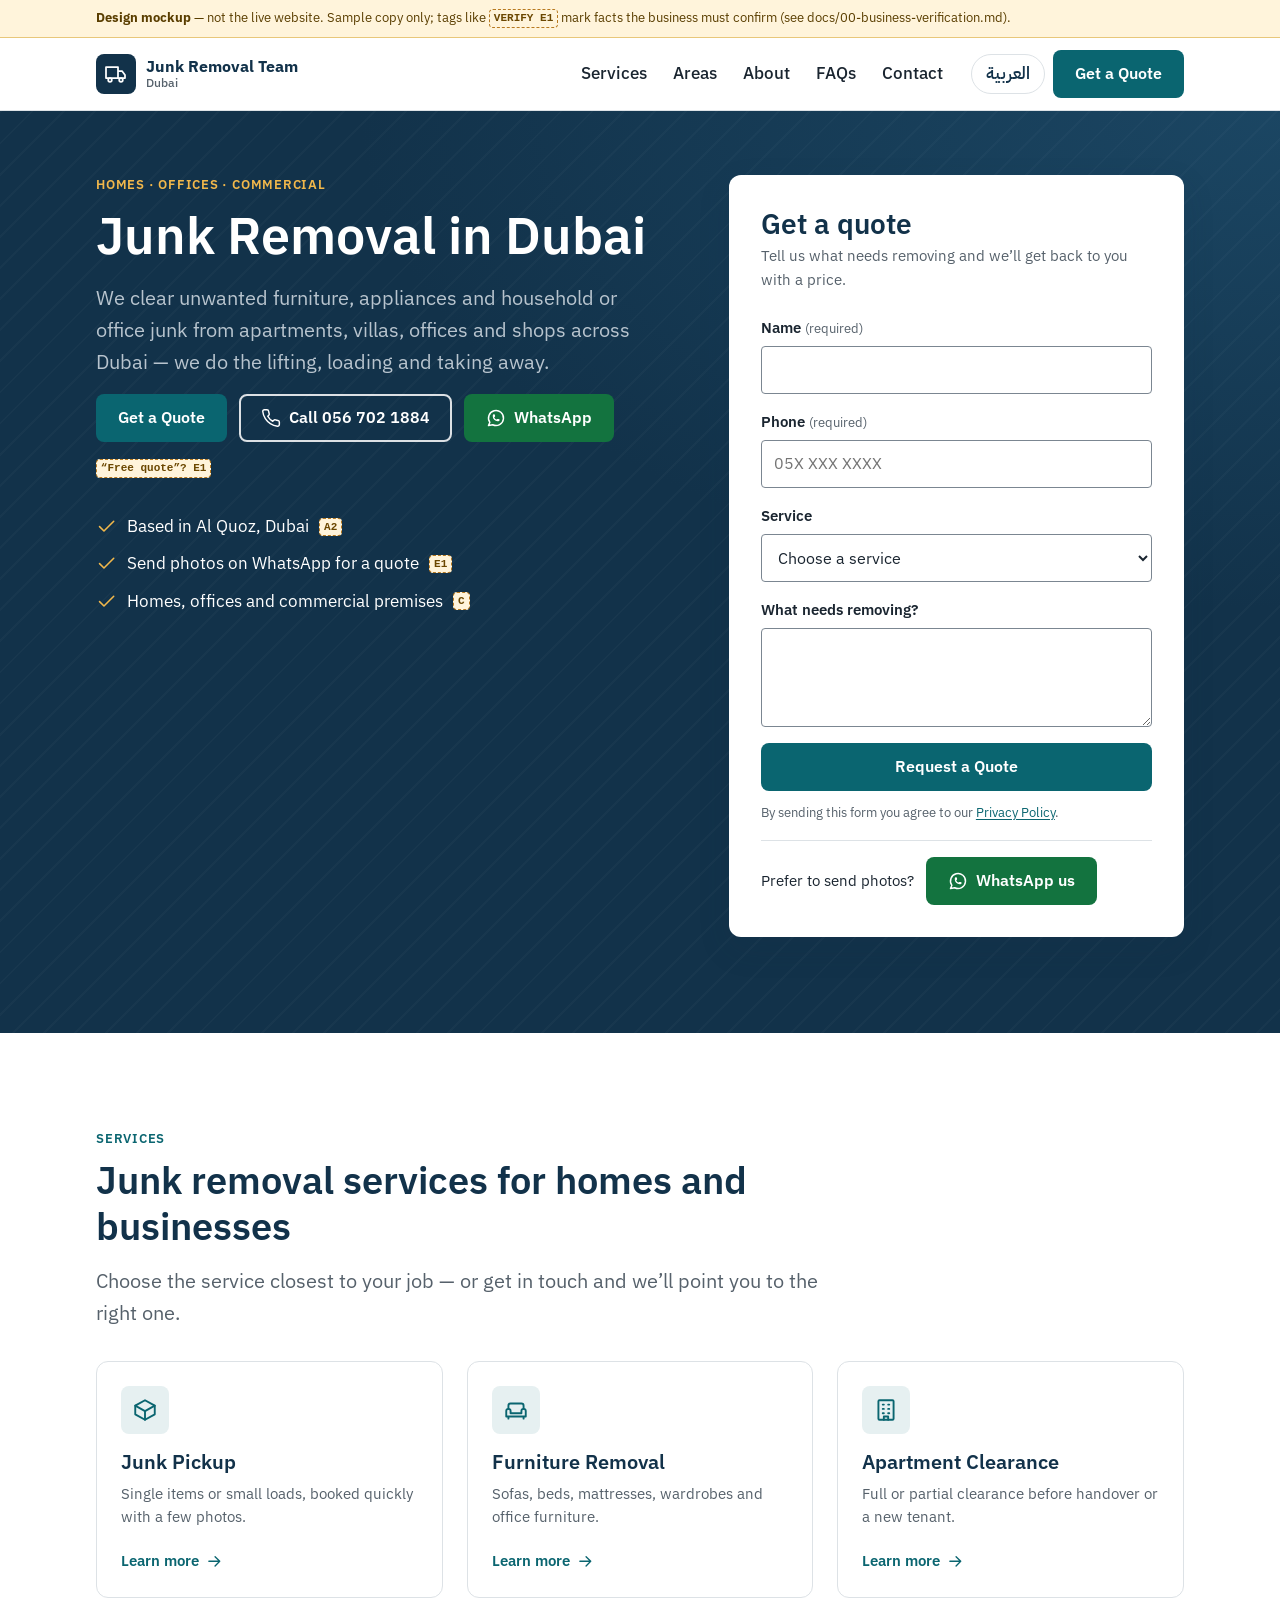
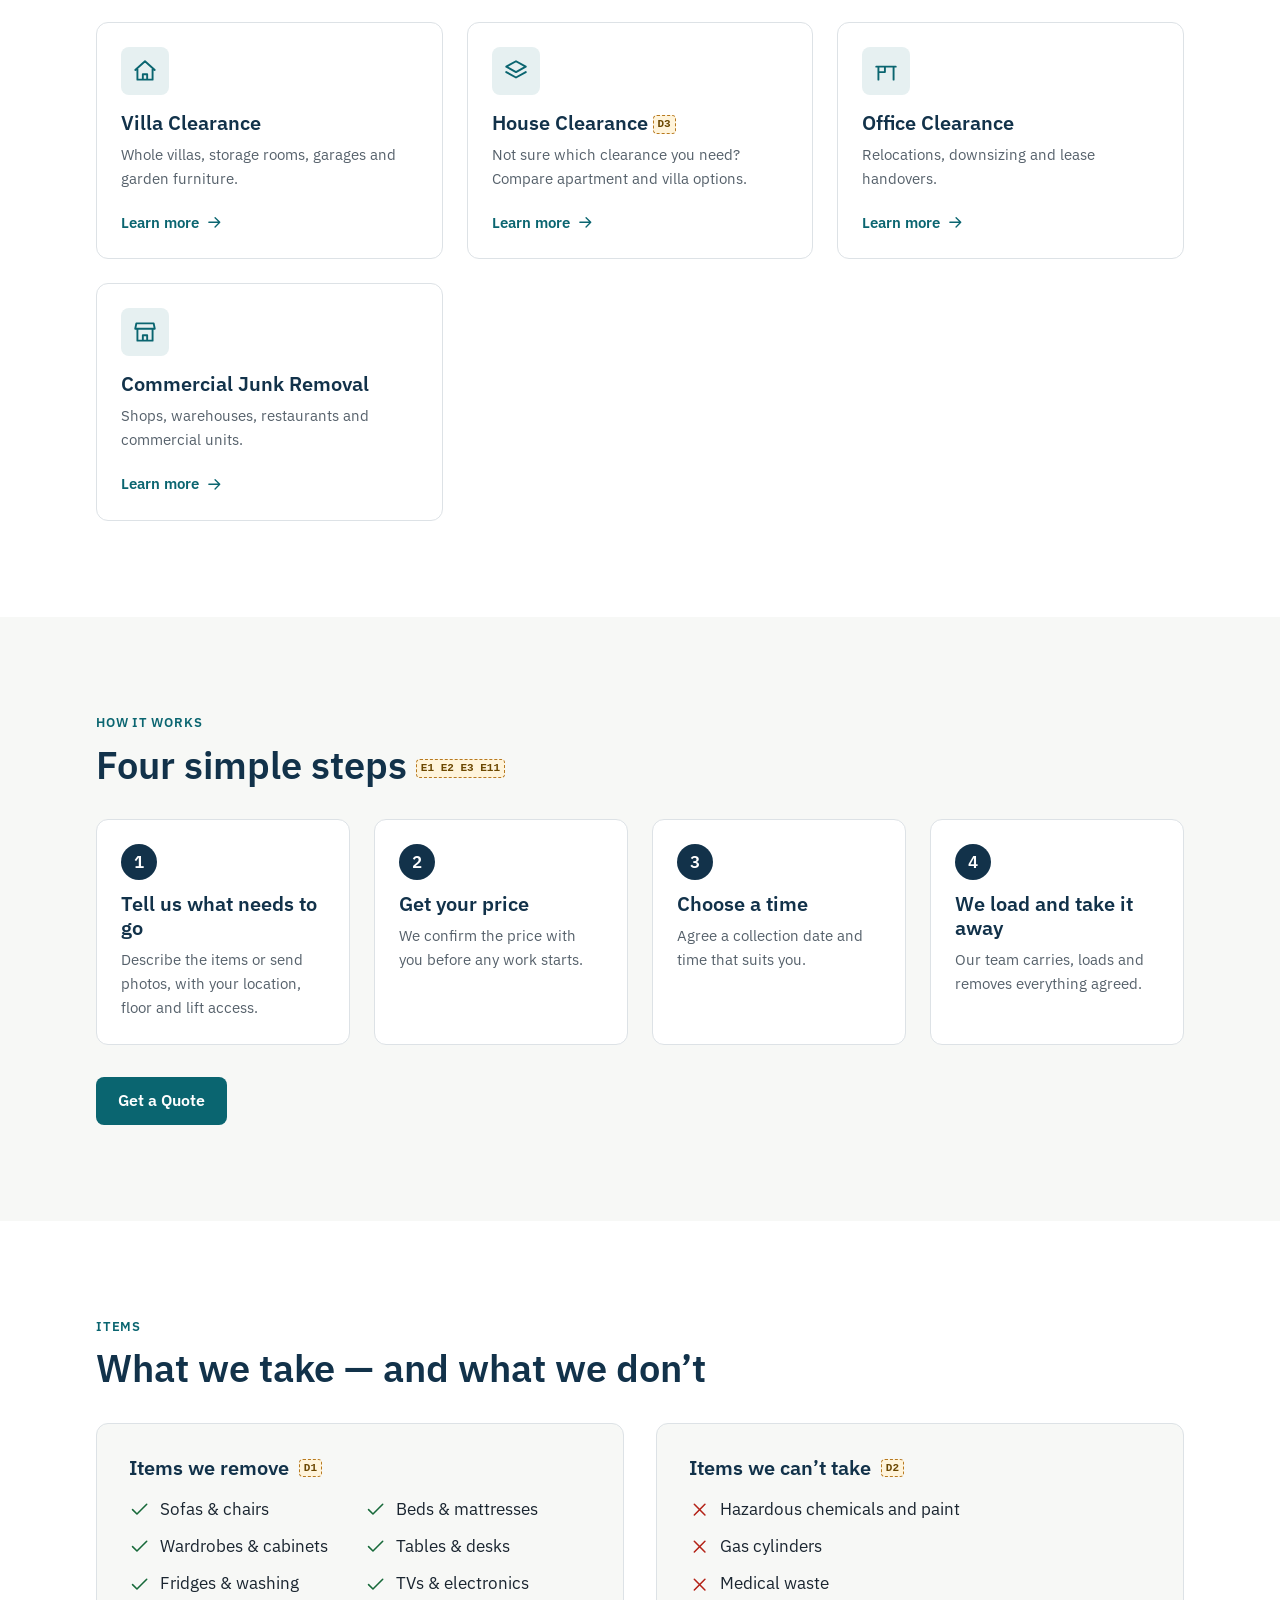
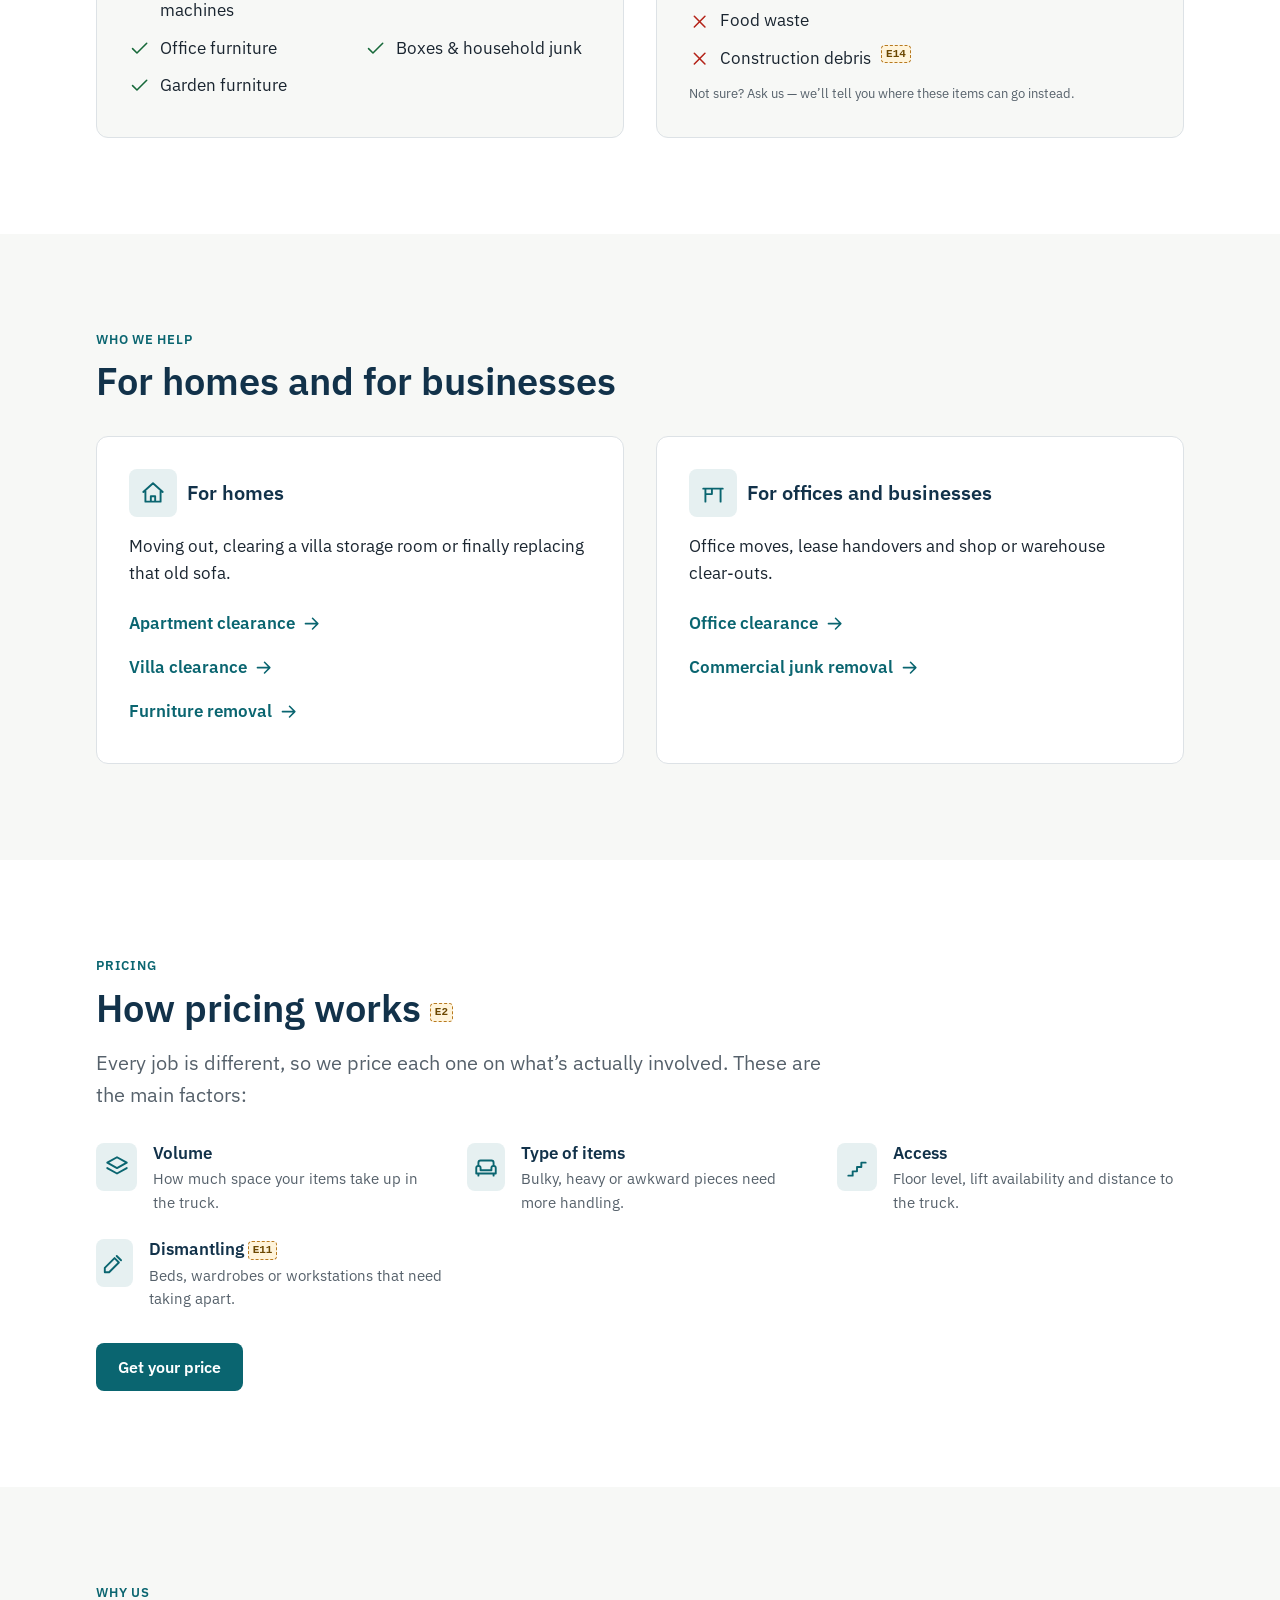
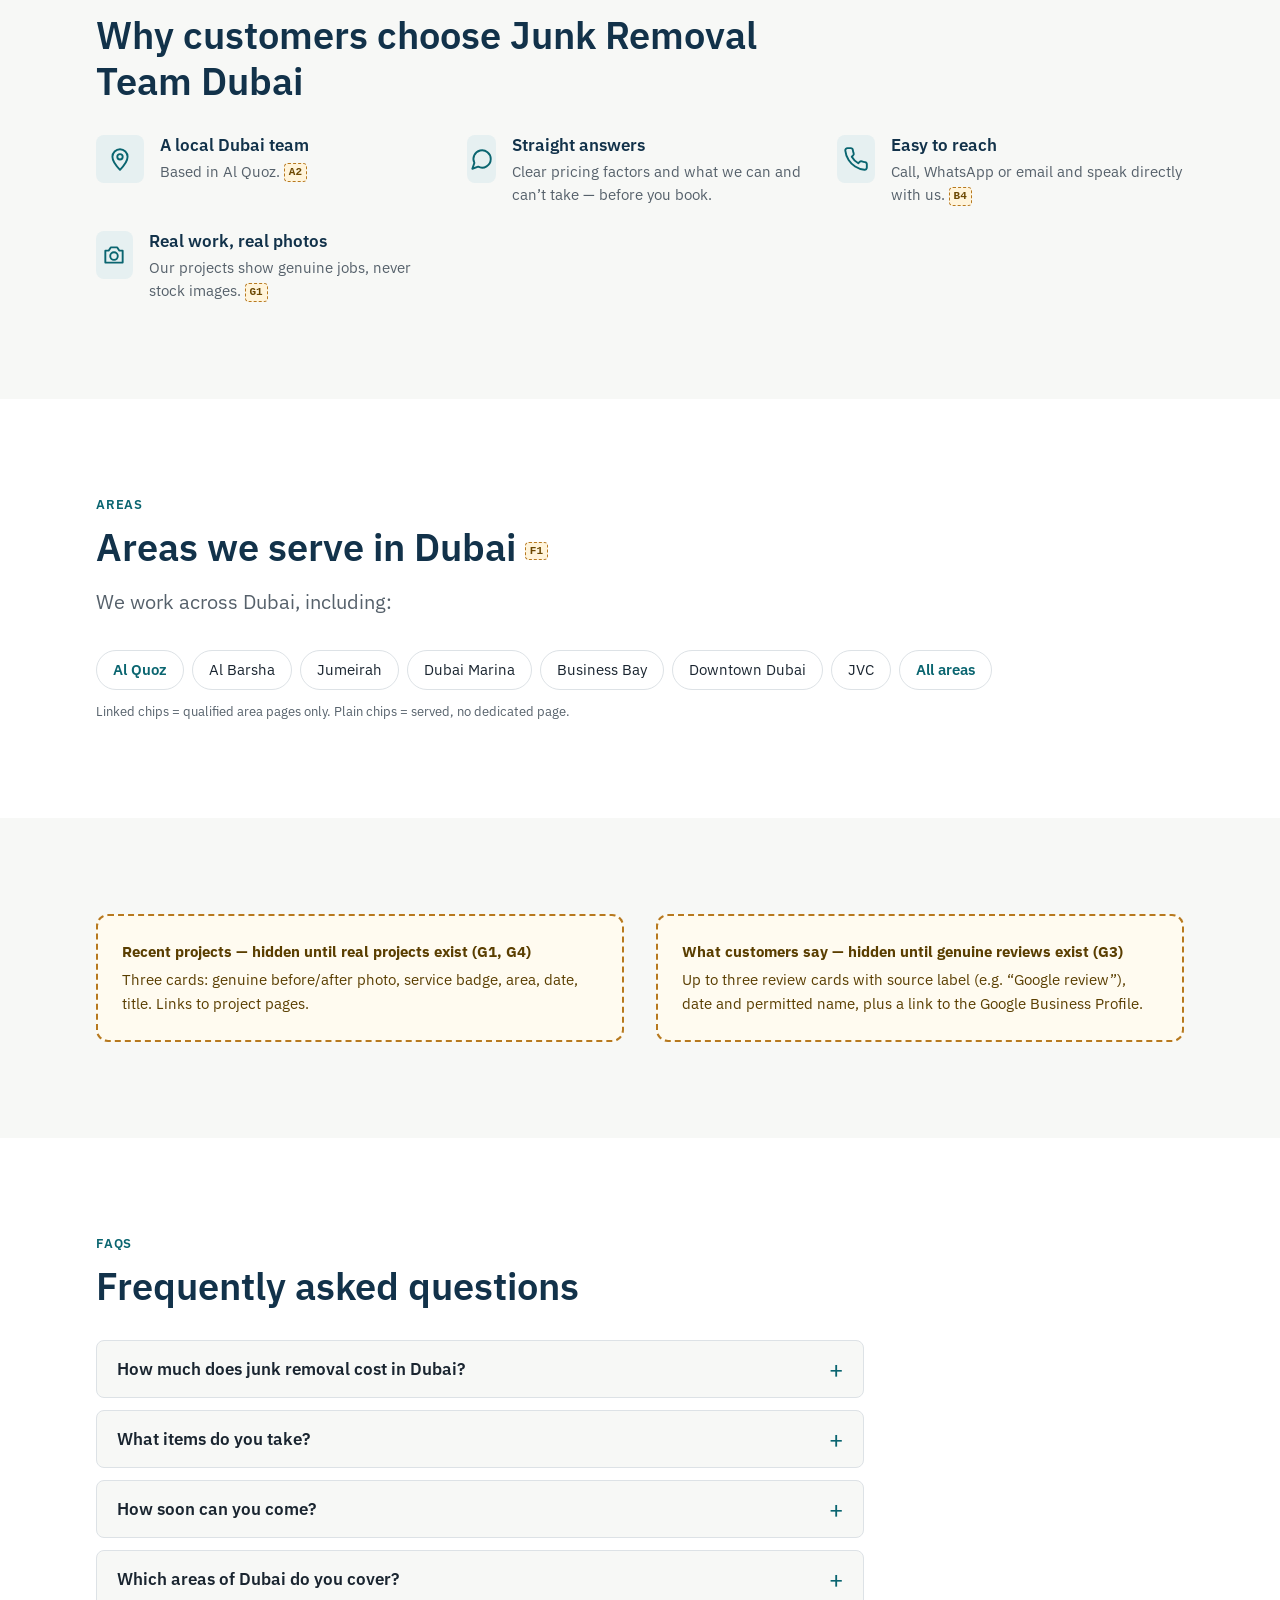
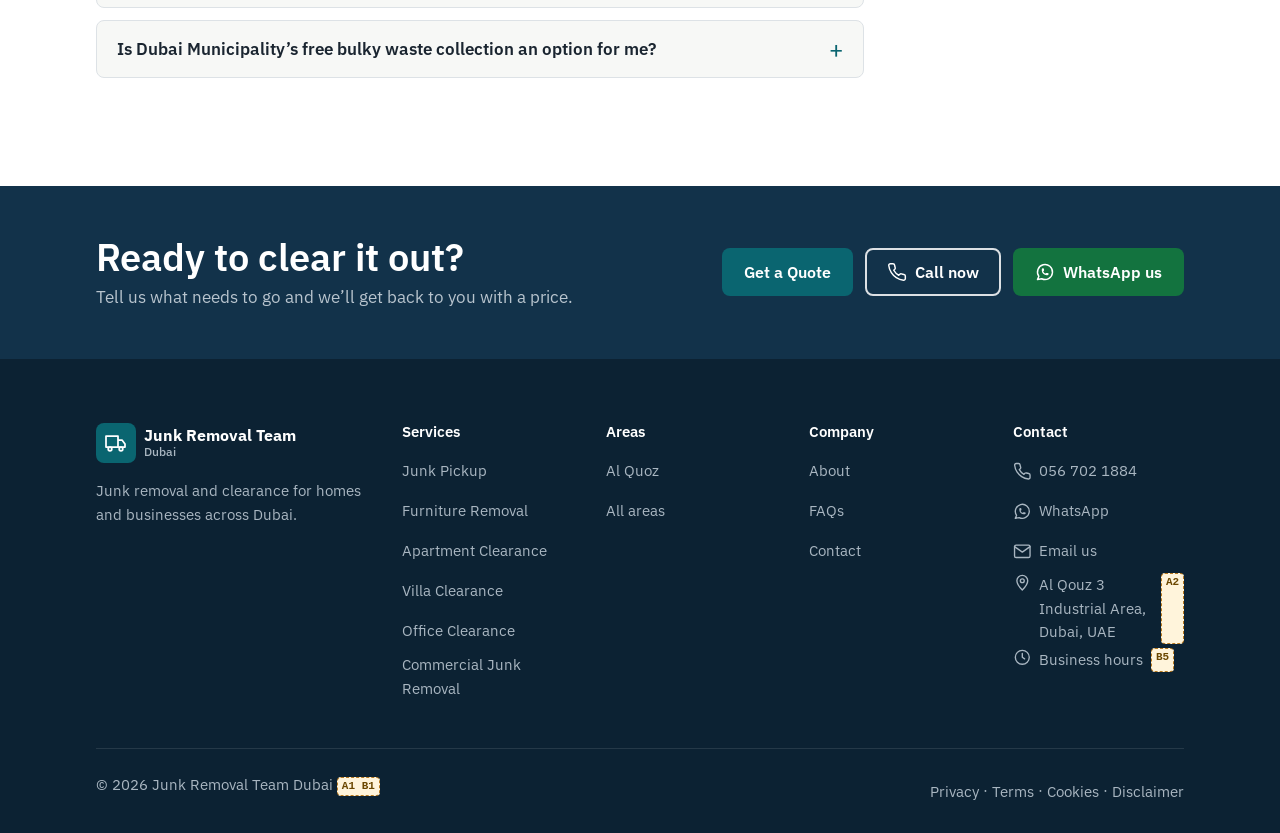
<file: docs/mockups/home-en.html>
<!doctype html>
<html lang="en" dir="ltr">
<head>
<meta charset="utf-8">
<meta name="viewport" content="width=device-width, initial-scale=1">
<meta name="robots" content="noindex, nofollow">
<title>Junk Removal in Dubai | Junk Removal Team Dubai — MOCKUP</title>
<link rel="preconnect" href="https://fonts.googleapis.com">
<link rel="preconnect" href="https://fonts.gstatic.com" crossorigin>
<link href="https://fonts.googleapis.com/css2?family=IBM+Plex+Sans:wght@400;500;600;700&family=IBM+Plex+Sans+Arabic:wght@400;500;600;700&display=swap" rel="stylesheet">
<link rel="stylesheet" href="mockup.css">
</head>
<body>
<svg width="0" height="0" style="position:absolute" aria-hidden="true" focusable="false">
  <symbol id="i-phone" viewBox="0 0 24 24"><path d="M22 16.92v3a2 2 0 0 1-2.18 2 19.79 19.79 0 0 1-8.63-3.07 19.5 19.5 0 0 1-6-6 19.79 19.79 0 0 1-3.07-8.67A2 2 0 0 1 4.11 2h3a2 2 0 0 1 2 1.72c.13.96.36 1.9.7 2.81a2 2 0 0 1-.45 2.11L8.09 9.91a16 16 0 0 0 6 6l1.27-1.27a2 2 0 0 1 2.11-.45c.91.34 1.85.57 2.81.7A2 2 0 0 1 22 16.92z"/></symbol>
  <symbol id="i-wa" viewBox="0 0 24 24"><path d="M3 21l1.65-3.8a9 9 0 1 1 3.4 2.9L3 21"/><path d="M9 10a.5.5 0 0 0 1 0V9a.5.5 0 0 0-1 0v1a5 5 0 0 0 5 5h1a.5.5 0 0 0 0-1h-1a.5.5 0 0 0 0 1"/></symbol>
  <symbol id="i-mail" viewBox="0 0 24 24"><rect x="2" y="4" width="20" height="16" rx="2"/><path d="M22 6l-10 7L2 6"/></symbol>
  <symbol id="i-pin" viewBox="0 0 24 24"><path d="M12 22s7-7.1 7-12a7 7 0 1 0-14 0c0 4.9 7 12 7 12z"/><circle cx="12" cy="10" r="2.5"/></symbol>
  <symbol id="i-clock" viewBox="0 0 24 24"><circle cx="12" cy="12" r="9"/><path d="M12 7v5l3 2"/></symbol>
  <symbol id="i-check" viewBox="0 0 24 24"><path d="M20 6 9 17l-5-5"/></symbol>
  <symbol id="i-x" viewBox="0 0 24 24"><path d="M18 6 6 18M6 6l12 12"/></symbol>
  <symbol id="i-arrow" viewBox="0 0 24 24"><path d="M5 12h14M13 6l6 6-6 6"/></symbol>
  <symbol id="i-menu" viewBox="0 0 24 24"><path d="M4 6h16M4 12h16M4 18h16"/></symbol>
  <symbol id="i-truck" viewBox="0 0 24 24"><path d="M2 5h12v11H2zM14 9h4l3 4v3h-7"/><circle cx="6" cy="18" r="1.8"/><circle cx="17" cy="18" r="1.8"/></symbol>
  <symbol id="i-sofa" viewBox="0 0 24 24"><path d="M5 11V8a2 2 0 0 1 2-2h10a2 2 0 0 1 2 2v3"/><path d="M3 18v-5a2 2 0 0 1 4 0v2h10v-2a2 2 0 0 1 4 0v5zM5 18v2M19 18v2"/></symbol>
  <symbol id="i-box" viewBox="0 0 24 24"><path d="M21 8l-9-5-9 5v8l9 5 9-5z"/><path d="M3 8l9 5 9-5M12 13v8"/></symbol>
  <symbol id="i-building" viewBox="0 0 24 24"><rect x="5" y="3" width="14" height="18" rx="1"/><path d="M9 7h1M14 7h1M9 11h1M14 11h1M9 15h1M14 15h1M10 21v-3h4v3"/></symbol>
  <symbol id="i-home" viewBox="0 0 24 24"><path d="M3 11l9-8 9 8M5 9.5V20h14V9.5M10 20v-5h4v5"/></symbol>
  <symbol id="i-store" viewBox="0 0 24 24"><path d="M4 4h16l1 5H3zM5 9v11h14V9M10 20v-5h4v5"/></symbol>
  <symbol id="i-desk" viewBox="0 0 24 24"><path d="M3 8h18M5 8v12M19 8v12M5 13h6M11 8v5"/></symbol>
  <symbol id="i-layers" viewBox="0 0 24 24"><path d="M12 3l9 5-9 5-9-5z"/><path d="M3 13l9 5 9-5"/></symbol>
  <symbol id="i-stairs" viewBox="0 0 24 24"><path d="M4 20h4v-4h4v-4h4V8h4"/></symbol>
  <symbol id="i-tool" viewBox="0 0 24 24"><path d="M14.5 5.5l4 4M12.5 7.5l4 4-9 9h-4v-4z"/></symbol>
  <symbol id="i-chat" viewBox="0 0 24 24"><path d="M21 12a8 8 0 0 1-11.6 7.1L4 21l1.9-5.4A8 8 0 1 1 21 12z"/></symbol>
  <symbol id="i-camera" viewBox="0 0 24 24"><path d="M4 8h3l2-3h6l2 3h3v11H4z"/><circle cx="12" cy="13" r="3.5"/></symbol>
</svg>

<a class="skip-link" href="#main">Skip to content</a>

<div class="mock-banner"><div class="container"><strong>Design mockup</strong> — not the live website. Sample copy only; tags like <span class="verify">VERIFY E1</span> mark facts the business must confirm (see docs/00-business-verification.md).</div></div>

<header class="site-header">
  <div class="container header-inner">
    <a class="logo" href="home-en.html" aria-label="Junk Removal Team Dubai, home">
      <span class="logo-mark"><svg class="icon" aria-hidden="true"><use href="#i-truck"/></svg></span>
      <span class="logo-text">Junk Removal Team<small>Dubai</small></span>
    </a>
    <nav class="nav" id="site-nav" aria-label="Main">
      <ul>
        <li><a href="service-en.html">Services</a></li>
        <li><a href="#areas">Areas</a></li>
        <li><a href="#">About</a></li>
        <li><a href="#faqs">FAQs</a></li>
        <li><a href="#">Contact</a></li>
      </ul>
      <div class="nav-extra">
        <a class="btn btn-primary" href="#quote">Get a Quote</a>
        <a class="lang-switch" href="home-ar.html" lang="ar" hreflang="ar">العربية</a>
      </div>
    </nav>
    <div class="header-actions">
      <a class="lang-switch header-desktop-only" href="home-ar.html" lang="ar" hreflang="ar">العربية</a>
      <a class="btn btn-primary header-desktop-only" href="#quote">Get a Quote</a>
      <a class="icon-btn header-mobile-only" href="#" aria-label="Call 056 702 1884"><svg class="icon" aria-hidden="true"><use href="#i-phone"/></svg></a>
      <button class="icon-btn header-mobile-only" type="button" data-menu-toggle aria-controls="site-nav" aria-expanded="false">
        <svg class="icon" aria-hidden="true"><use href="#i-menu"/></svg><span class="sr-only">Menu</span>
      </button>
    </div>
  </div>
</header>

<main id="main">

  <!-- HERO -->
  <section class="hero on-dark">
    <div class="container hero-grid">
      <div>
        <span class="eyebrow">Homes · Offices · Commercial</span>
        <h1>Junk Removal in Dubai</h1>
        <p class="lead">We clear unwanted furniture, appliances and household or office junk from apartments, villas, offices and shops across Dubai — we do the lifting, loading and taking away.</p>
        <div class="btn-group">
          <a class="btn btn-primary" href="#quote">Get a Quote</a>
          <a class="btn btn-outline-light" href="#"><svg class="icon" aria-hidden="true"><use href="#i-phone"/></svg><span>Call <span class="ltr">056 702 1884</span></span></a>
          <a class="btn btn-whatsapp" href="#"><svg class="icon" aria-hidden="true"><use href="#i-wa"/></svg>WhatsApp</a>
        </div>
        <p style="margin-block-start:.75rem"><span class="verify">“Free quote”? E1</span></p>
        <ul class="trust-list">
          <li><svg class="icon" aria-hidden="true"><use href="#i-check"/></svg>Based in Al Quoz, Dubai <span class="verify">A2</span></li>
          <li><svg class="icon" aria-hidden="true"><use href="#i-check"/></svg>Send photos on WhatsApp for a quote <span class="verify">E1</span></li>
          <li><svg class="icon" aria-hidden="true"><use href="#i-check"/></svg>Homes, offices and commercial premises <span class="verify">C</span></li>
        </ul>
      </div>

      <aside class="card" id="quote" aria-labelledby="quote-title">
        <h2 id="quote-title">Get a quote</h2>
        <p class="card-sub">Tell us what needs removing and we’ll get back to you with a price.</p>
        <form data-mock-form novalidate>
          <div class="field">
            <label for="q-name">Name <span class="req">(required)</span></label>
            <input class="input" id="q-name" name="name" autocomplete="name" required>
          </div>
          <div class="field">
            <label for="q-phone">Phone <span class="req">(required)</span></label>
            <input class="input" id="q-phone" name="phone" type="tel" inputmode="tel" autocomplete="tel" dir="ltr" placeholder="05X XXX XXXX" required>
          </div>
          <div class="field">
            <label for="q-service">Service</label>
            <select class="select" id="q-service" name="service">
              <option value="">Choose a service</option>
              <option>Junk pickup</option>
              <option>Furniture removal</option>
              <option>Apartment clearance</option>
              <option>Villa clearance</option>
              <option>Office clearance</option>
              <option>Commercial junk removal</option>
              <option>Not sure</option>
            </select>
          </div>
          <div class="field">
            <label for="q-items">What needs removing?</label>
            <textarea class="textarea" id="q-items" name="items" rows="3"></textarea>
          </div>
          <button class="btn btn-primary btn-block" type="submit">Request a Quote</button>
          <p class="form-note">By sending this form you agree to our <a href="#">Privacy Policy</a>.</p>
          <div class="mock-msg" hidden>Mockup: on the real site this saves the lead and opens the thank-you page.</div>
        </form>
        <div class="form-alt">
          <span>Prefer to send photos?</span>
          <a class="btn btn-whatsapp" href="#"><svg class="icon" aria-hidden="true"><use href="#i-wa"/></svg>WhatsApp us</a>
        </div>
      </aside>
    </div>
  </section>

  <!-- SERVICES -->
  <section class="section section-surface" aria-labelledby="services-title">
    <div class="container">
      <div class="section-head">
        <span class="eyebrow">Services</span>
        <h2 id="services-title">Junk removal services for homes and businesses</h2>
        <p>Choose the service closest to your job — or get in touch and we’ll point you to the right one.</p>
      </div>
      <div class="grid">
        <a class="card-service" href="#"><span class="icon-tile"><svg class="icon" aria-hidden="true"><use href="#i-box"/></svg></span><h3>Junk Pickup</h3><p>Single items or small loads, booked quickly with a few photos.</p><span class="more">Learn more <svg class="icon flip" aria-hidden="true"><use href="#i-arrow"/></svg></span></a>
        <a class="card-service" href="service-en.html"><span class="icon-tile"><svg class="icon" aria-hidden="true"><use href="#i-sofa"/></svg></span><h3>Furniture Removal</h3><p>Sofas, beds, mattresses, wardrobes and office furniture.</p><span class="more">Learn more <svg class="icon flip" aria-hidden="true"><use href="#i-arrow"/></svg></span></a>
        <a class="card-service" href="#"><span class="icon-tile"><svg class="icon" aria-hidden="true"><use href="#i-building"/></svg></span><h3>Apartment Clearance</h3><p>Full or partial clearance before handover or a new tenant.</p><span class="more">Learn more <svg class="icon flip" aria-hidden="true"><use href="#i-arrow"/></svg></span></a>
        <a class="card-service" href="#"><span class="icon-tile"><svg class="icon" aria-hidden="true"><use href="#i-home"/></svg></span><h3>Villa Clearance</h3><p>Whole villas, storage rooms, garages and garden furniture.</p><span class="more">Learn more <svg class="icon flip" aria-hidden="true"><use href="#i-arrow"/></svg></span></a>
        <a class="card-service" href="#"><span class="icon-tile"><svg class="icon" aria-hidden="true"><use href="#i-layers"/></svg></span><h3>House Clearance <span class="verify">D3</span></h3><p>Not sure which clearance you need? Compare apartment and villa options.</p><span class="more">Learn more <svg class="icon flip" aria-hidden="true"><use href="#i-arrow"/></svg></span></a>
        <a class="card-service" href="#"><span class="icon-tile"><svg class="icon" aria-hidden="true"><use href="#i-desk"/></svg></span><h3>Office Clearance</h3><p>Relocations, downsizing and lease handovers.</p><span class="more">Learn more <svg class="icon flip" aria-hidden="true"><use href="#i-arrow"/></svg></span></a>
        <a class="card-service" href="#"><span class="icon-tile"><svg class="icon" aria-hidden="true"><use href="#i-store"/></svg></span><h3>Commercial Junk Removal</h3><p>Shops, warehouses, restaurants and commercial units.</p><span class="more">Learn more <svg class="icon flip" aria-hidden="true"><use href="#i-arrow"/></svg></span></a>
      </div>
    </div>
  </section>

  <!-- HOW IT WORKS -->
  <section class="section" aria-labelledby="how-title">
    <div class="container">
      <div class="section-head">
        <span class="eyebrow">How it works</span>
        <h2 id="how-title">Four simple steps <span class="verify">E1 E2 E3 E11</span></h2>
      </div>
      <ol class="steps">
        <li><h3>Tell us what needs to go</h3><p>Describe the items or send photos, with your location, floor and lift access.</p></li>
        <li><h3>Get your price</h3><p>We confirm the price with you before any work starts.</p></li>
        <li><h3>Choose a time</h3><p>Agree a collection date and time that suits you.</p></li>
        <li><h3>We load and take it away</h3><p>Our team carries, loads and removes everything agreed.</p></li>
      </ol>
      <div class="section-cta"><a class="btn btn-primary" href="#quote">Get a Quote</a></div>
    </div>
  </section>

  <!-- WHAT WE TAKE -->
  <section class="section section-surface" aria-labelledby="take-title">
    <div class="container">
      <div class="section-head">
        <span class="eyebrow">Items</span>
        <h2 id="take-title">What we take — and what we don’t</h2>
      </div>
      <div class="two-col">
        <div class="panel">
          <h3>Items we remove <span class="verify">D1</span></h3>
          <ul class="icon-list check cols">
            <li><svg class="icon" aria-hidden="true"><use href="#i-check"/></svg>Sofas &amp; chairs</li>
            <li><svg class="icon" aria-hidden="true"><use href="#i-check"/></svg>Beds &amp; mattresses</li>
            <li><svg class="icon" aria-hidden="true"><use href="#i-check"/></svg>Wardrobes &amp; cabinets</li>
            <li><svg class="icon" aria-hidden="true"><use href="#i-check"/></svg>Tables &amp; desks</li>
            <li><svg class="icon" aria-hidden="true"><use href="#i-check"/></svg>Fridges &amp; washing machines</li>
            <li><svg class="icon" aria-hidden="true"><use href="#i-check"/></svg>TVs &amp; electronics</li>
            <li><svg class="icon" aria-hidden="true"><use href="#i-check"/></svg>Office furniture</li>
            <li><svg class="icon" aria-hidden="true"><use href="#i-check"/></svg>Boxes &amp; household junk</li>
            <li><svg class="icon" aria-hidden="true"><use href="#i-check"/></svg>Garden furniture</li>
          </ul>
        </div>
        <div class="panel">
          <h3>Items we can’t take <span class="verify">D2</span></h3>
          <ul class="icon-list cross">
            <li><svg class="icon" aria-hidden="true"><use href="#i-x"/></svg>Hazardous chemicals and paint</li>
            <li><svg class="icon" aria-hidden="true"><use href="#i-x"/></svg>Gas cylinders</li>
            <li><svg class="icon" aria-hidden="true"><use href="#i-x"/></svg>Medical waste</li>
            <li><svg class="icon" aria-hidden="true"><use href="#i-x"/></svg>Food waste</li>
            <li><svg class="icon" aria-hidden="true"><use href="#i-x"/></svg>Construction debris <span class="verify">E14</span></li>
          </ul>
          <p class="form-note">Not sure? Ask us — we’ll tell you where these items can go instead.</p>
        </div>
      </div>
    </div>
  </section>

  <!-- HOMES / BUSINESSES -->
  <section class="section" aria-labelledby="who-title">
    <div class="container">
      <div class="section-head">
        <span class="eyebrow">Who we help</span>
        <h2 id="who-title">For homes and for businesses</h2>
      </div>
      <div class="two-col">
        <div class="panel">
          <h3><span class="icon-tile"><svg class="icon" aria-hidden="true"><use href="#i-home"/></svg></span>For homes</h3>
          <p>Moving out, clearing a villa storage room or finally replacing that old sofa.</p>
          <ul class="link-list">
            <li><a href="#">Apartment clearance <svg class="icon flip" aria-hidden="true"><use href="#i-arrow"/></svg></a></li>
            <li><a href="#">Villa clearance <svg class="icon flip" aria-hidden="true"><use href="#i-arrow"/></svg></a></li>
            <li><a href="service-en.html">Furniture removal <svg class="icon flip" aria-hidden="true"><use href="#i-arrow"/></svg></a></li>
          </ul>
        </div>
        <div class="panel">
          <h3><span class="icon-tile"><svg class="icon" aria-hidden="true"><use href="#i-desk"/></svg></span>For offices and businesses</h3>
          <p>Office moves, lease handovers and shop or warehouse clear-outs.</p>
          <ul class="link-list">
            <li><a href="#">Office clearance <svg class="icon flip" aria-hidden="true"><use href="#i-arrow"/></svg></a></li>
            <li><a href="#">Commercial junk removal <svg class="icon flip" aria-hidden="true"><use href="#i-arrow"/></svg></a></li>
          </ul>
        </div>
      </div>
    </div>
  </section>

  <!-- PRICING -->
  <section class="section section-surface" aria-labelledby="price-title">
    <div class="container">
      <div class="section-head">
        <span class="eyebrow">Pricing</span>
        <h2 id="price-title">How pricing works <span class="verify">E2</span></h2>
        <p>Every job is different, so we price each one on what’s actually involved. These are the main factors:</p>
      </div>
      <div class="grid">
        <div class="factor"><span class="icon-tile"><svg class="icon" aria-hidden="true"><use href="#i-layers"/></svg></span><div><h3>Volume</h3><p>How much space your items take up in the truck.</p></div></div>
        <div class="factor"><span class="icon-tile"><svg class="icon" aria-hidden="true"><use href="#i-sofa"/></svg></span><div><h3>Type of items</h3><p>Bulky, heavy or awkward pieces need more handling.</p></div></div>
        <div class="factor"><span class="icon-tile"><svg class="icon" aria-hidden="true"><use href="#i-stairs"/></svg></span><div><h3>Access</h3><p>Floor level, lift availability and distance to the truck.</p></div></div>
        <div class="factor"><span class="icon-tile"><svg class="icon" aria-hidden="true"><use href="#i-tool"/></svg></span><div><h3>Dismantling <span class="verify">E11</span></h3><p>Beds, wardrobes or workstations that need taking apart.</p></div></div>
      </div>
      <div class="section-cta"><a class="btn btn-primary" href="#quote">Get your price</a></div>
    </div>
  </section>

  <!-- WHY US -->
  <section class="section" aria-labelledby="why-title">
    <div class="container">
      <div class="section-head">
        <span class="eyebrow">Why us</span>
        <h2 id="why-title">Why customers choose Junk Removal Team Dubai</h2>
      </div>
      <div class="grid">
        <div class="factor"><span class="icon-tile"><svg class="icon" aria-hidden="true"><use href="#i-pin"/></svg></span><div><h3>A local Dubai team</h3><p>Based in Al Quoz. <span class="verify">A2</span></p></div></div>
        <div class="factor"><span class="icon-tile"><svg class="icon" aria-hidden="true"><use href="#i-chat"/></svg></span><div><h3>Straight answers</h3><p>Clear pricing factors and what we can and can’t take — before you book.</p></div></div>
        <div class="factor"><span class="icon-tile"><svg class="icon" aria-hidden="true"><use href="#i-phone"/></svg></span><div><h3>Easy to reach</h3><p>Call, WhatsApp or email and speak directly with us. <span class="verify">B4</span></p></div></div>
        <div class="factor"><span class="icon-tile"><svg class="icon" aria-hidden="true"><use href="#i-camera"/></svg></span><div><h3>Real work, real photos</h3><p>Our projects show genuine jobs, never stock images. <span class="verify">G1</span></p></div></div>
      </div>
    </div>
  </section>

  <!-- AREAS -->
  <section class="section section-surface" id="areas" aria-labelledby="areas-title">
    <div class="container">
      <div class="section-head">
        <span class="eyebrow">Areas</span>
        <h2 id="areas-title">Areas we serve in Dubai <span class="verify">F1</span></h2>
        <p>We work across Dubai, including:</p>
      </div>
      <ul class="chips">
        <li><a class="chip" href="#">Al Quoz</a></li>
        <li><span class="chip">Al Barsha</span></li>
        <li><span class="chip">Jumeirah</span></li>
        <li><span class="chip">Dubai Marina</span></li>
        <li><span class="chip">Business Bay</span></li>
        <li><span class="chip">Downtown Dubai</span></li>
        <li><span class="chip">JVC</span></li>
        <li><a class="chip" href="#">All areas</a></li>
      </ul>
      <p class="form-note">Linked chips = qualified area pages only. Plain chips = served, no dedicated page.</p>
    </div>
  </section>

  <!-- PROJECTS & REVIEWS (hidden until real) -->
  <section class="section" aria-label="Projects and reviews placeholder">
    <div class="container two-col">
      <div class="mock-note"><strong>Recent projects — hidden until real projects exist (G1, G4)</strong>Three cards: genuine before/after photo, service badge, area, date, title. Links to project pages.</div>
      <div class="mock-note"><strong>What customers say — hidden until genuine reviews exist (G3)</strong>Up to three review cards with source label (e.g. “Google review”), date and permitted name, plus a link to the Google Business Profile.</div>
    </div>
  </section>

  <!-- FAQ -->
  <section class="section section-surface" id="faqs" aria-labelledby="faq-title">
    <div class="container">
      <div class="section-head">
        <span class="eyebrow">FAQs</span>
        <h2 id="faq-title">Frequently asked questions</h2>
      </div>
      <div class="faq-list">
        <details class="faq"><summary>How much does junk removal cost in Dubai?</summary><div class="faq-body"><p>The price depends on volume, the type of items, access and any dismantling. Send photos or a list and we’ll give you a price for your job. <span class="verify">E2</span></p></div></details>
        <details class="faq"><summary>What items do you take?</summary><div class="faq-body"><p>Most furniture, appliances and household or office items. See the list above for what we can’t take. <span class="verify">D1 D2</span></p></div></details>
        <details class="faq"><summary>How soon can you come?</summary><div class="faq-body"><p>[Answer once confirmed] <span class="verify">E3</span></p></div></details>
        <details class="faq"><summary>Which areas of Dubai do you cover?</summary><div class="faq-body"><p>[Answer once confirmed] <span class="verify">F1</span></p></div></details>
        <details class="faq"><summary>Is Dubai Municipality’s free bulky waste collection an option for me?</summary><div class="faq-body"><p>If you’re an eligible resident with a few bulky items and flexible timing, it can be. A paid service may suit you better for full clearances, fixed deadlines, dismantling, or items the free service doesn’t take. <span class="verify">Official DM details</span></p></div></details>
      </div>
    </div>
  </section>

  <!-- FINAL CTA -->
  <section class="cta-band on-dark" aria-labelledby="cta-title">
    <div class="container cta-band-inner">
      <div>
        <h2 id="cta-title">Ready to clear it out?</h2>
        <p>Tell us what needs to go and we’ll get back to you with a price.</p>
      </div>
      <div class="btn-group">
        <a class="btn btn-primary" href="#quote">Get a Quote</a>
        <a class="btn btn-outline-light" href="#"><svg class="icon" aria-hidden="true"><use href="#i-phone"/></svg>Call now</a>
        <a class="btn btn-whatsapp" href="#"><svg class="icon" aria-hidden="true"><use href="#i-wa"/></svg>WhatsApp us</a>
      </div>
    </div>
  </section>
</main>

<footer class="site-footer on-dark">
  <div class="container">
    <div class="footer-grid">
      <div class="footer-brand">
        <a class="logo" href="home-en.html"><span class="logo-mark"><svg class="icon" aria-hidden="true"><use href="#i-truck"/></svg></span><span class="logo-text">Junk Removal Team<small>Dubai</small></span></a>
        <p>Junk removal and clearance for homes and businesses across Dubai.</p>
      </div>
      <div>
        <h2>Services</h2>
        <ul>
          <li><a href="#">Junk Pickup</a></li>
          <li><a href="service-en.html">Furniture Removal</a></li>
          <li><a href="#">Apartment Clearance</a></li>
          <li><a href="#">Villa Clearance</a></li>
          <li><a href="#">Office Clearance</a></li>
          <li><a href="#">Commercial Junk Removal</a></li>
        </ul>
      </div>
      <div>
        <h2>Areas</h2>
        <ul>
          <li><a href="#">Al Quoz</a></li>
          <li><a href="#">All areas</a></li>
        </ul>
      </div>
      <div>
        <h2>Company</h2>
        <ul>
          <li><a href="#">About</a></li>
          <li><a href="#">FAQs</a></li>
          <li><a href="#">Contact</a></li>
        </ul>
      </div>
      <div>
        <h2>Contact</h2>
        <address>
          <a href="#"><svg class="icon" aria-hidden="true"><use href="#i-phone"/></svg><span class="ltr">056 702 1884</span></a>
          <a href="#"><svg class="icon" aria-hidden="true"><use href="#i-wa"/></svg>WhatsApp</a>
          <a href="#"><svg class="icon" aria-hidden="true"><use href="#i-mail"/></svg>Email us</a>
          <span style="display:flex;gap:.5rem"><svg class="icon" aria-hidden="true"><use href="#i-pin"/></svg>Al Qouz 3 Industrial Area, Dubai, UAE <span class="verify">A2</span></span>
          <span style="display:flex;gap:.5rem"><svg class="icon" aria-hidden="true"><use href="#i-clock"/></svg>Business hours <span class="verify">B5</span></span>
        </address>
      </div>
    </div>
    <div class="footer-bottom">
      <span>© 2026 Junk Removal Team Dubai <span class="verify">A1 B1</span></span>
      <span><a href="#">Privacy</a> · <a href="#">Terms</a> · <a href="#">Cookies</a> · <a href="#">Disclaimer</a></span>
    </div>
  </div>
</footer>

<nav class="bottom-bar" aria-label="Quick contact">
  <a href="#"><svg class="icon" aria-hidden="true"><use href="#i-phone"/></svg>Call</a>
  <a class="bb-wa" href="#"><svg class="icon" aria-hidden="true"><use href="#i-wa"/></svg>WhatsApp</a>
  <a class="bb-quote" href="#quote"><svg class="icon" aria-hidden="true"><use href="#i-chat"/></svg>Get Quote</a>
</nav>

<script src="mockup.js"></script>
</body>
</html>
</file>
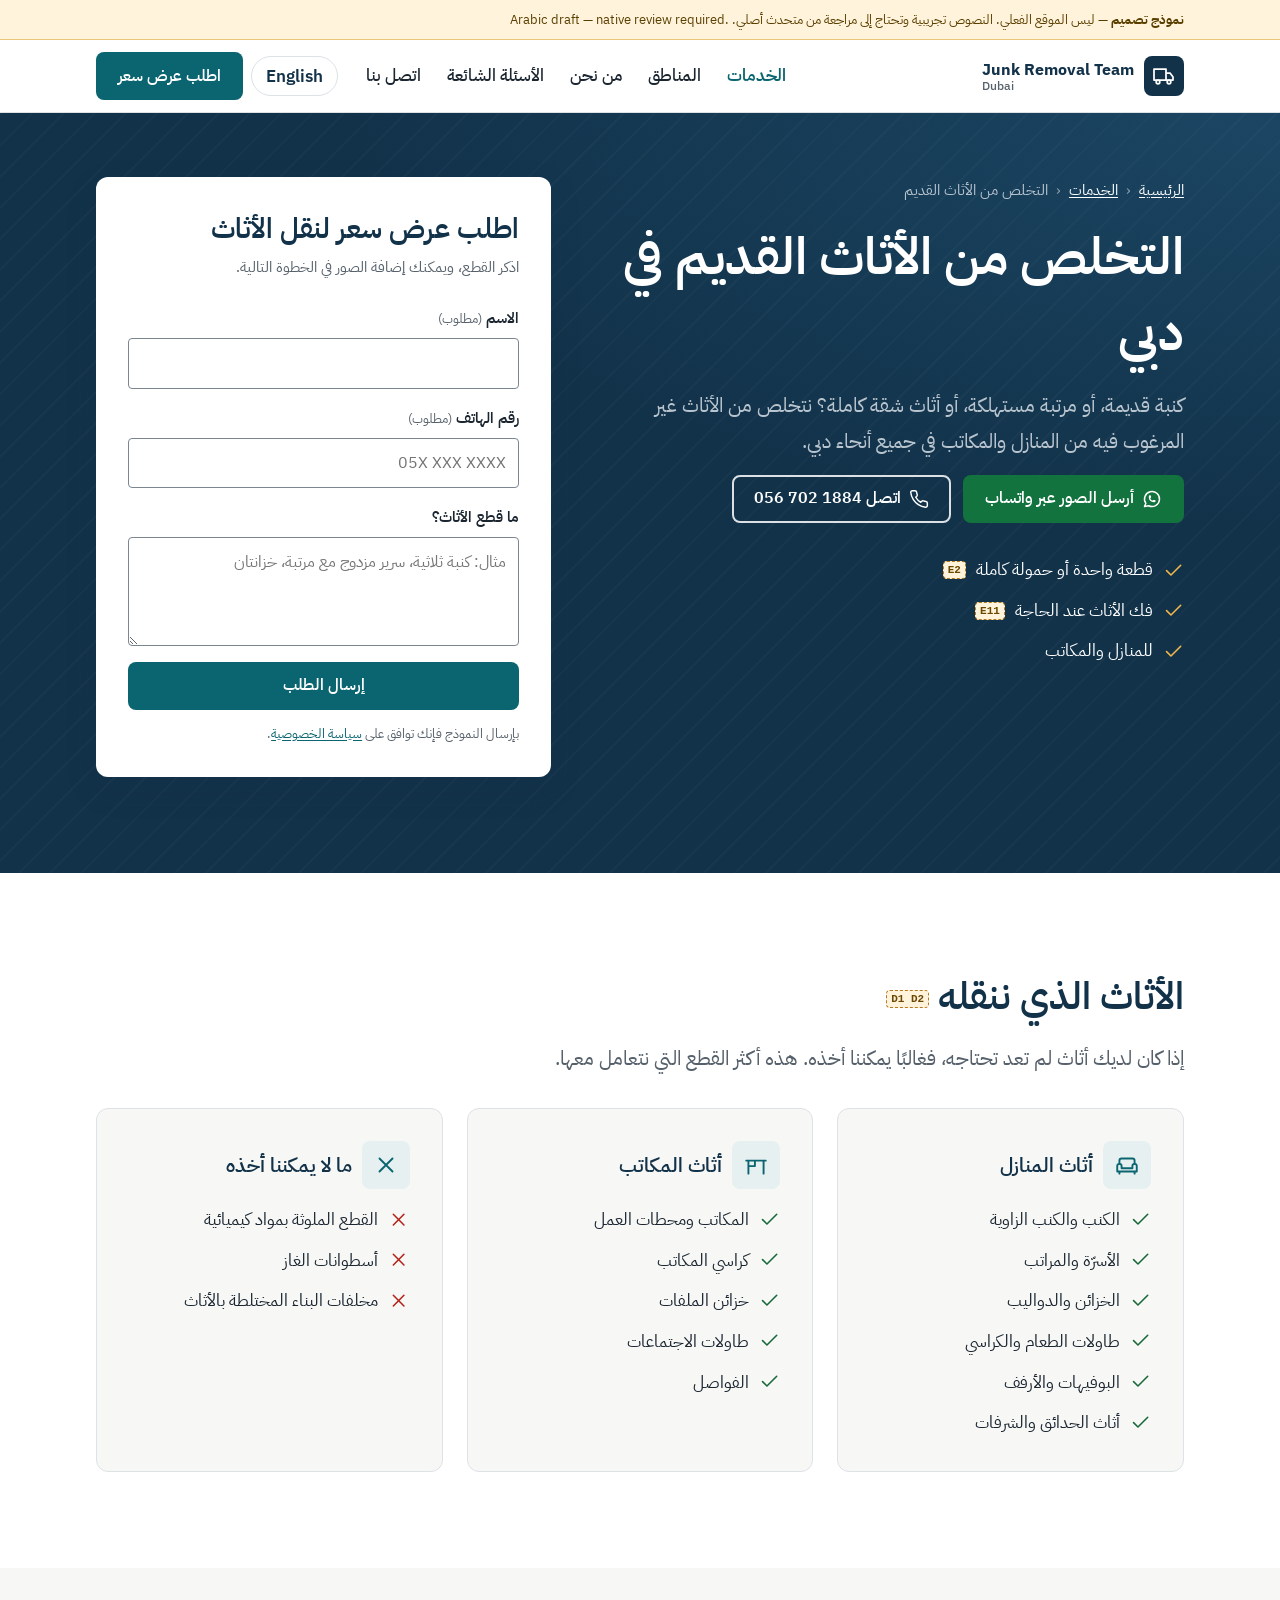
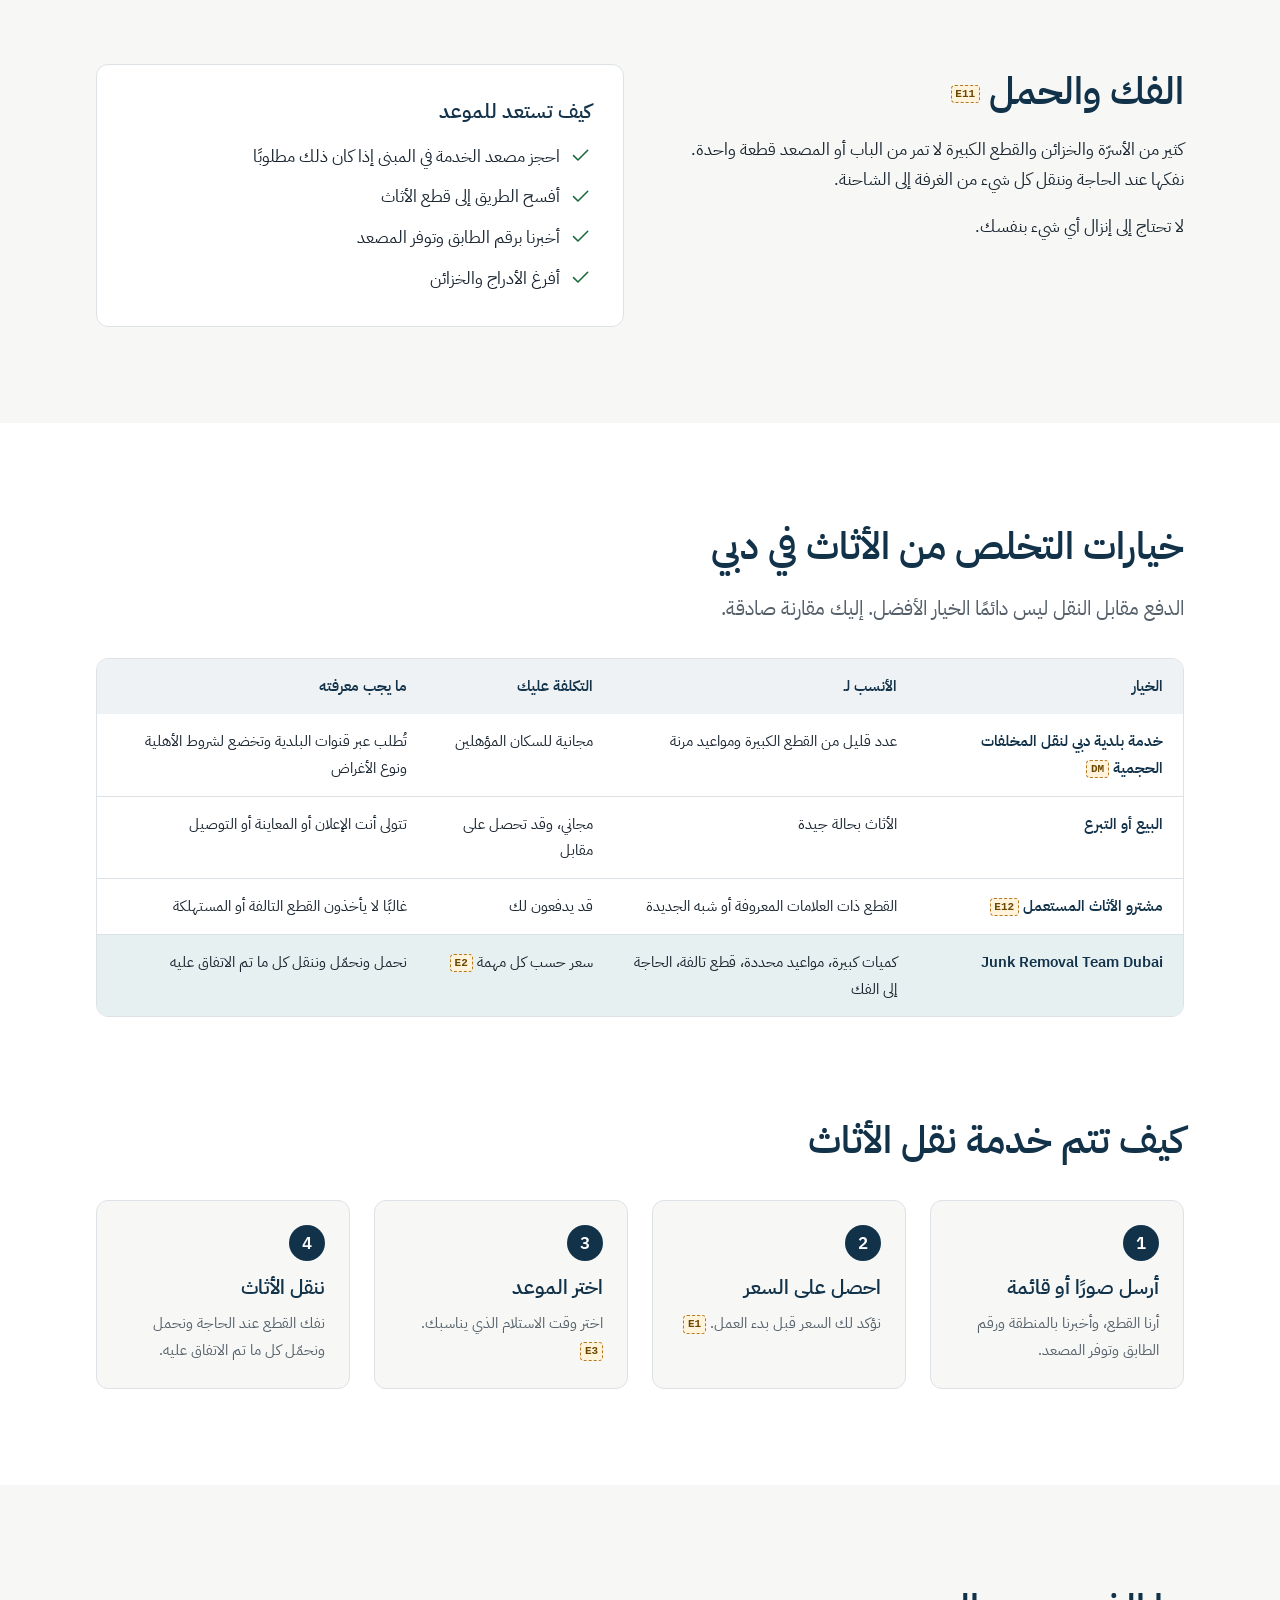
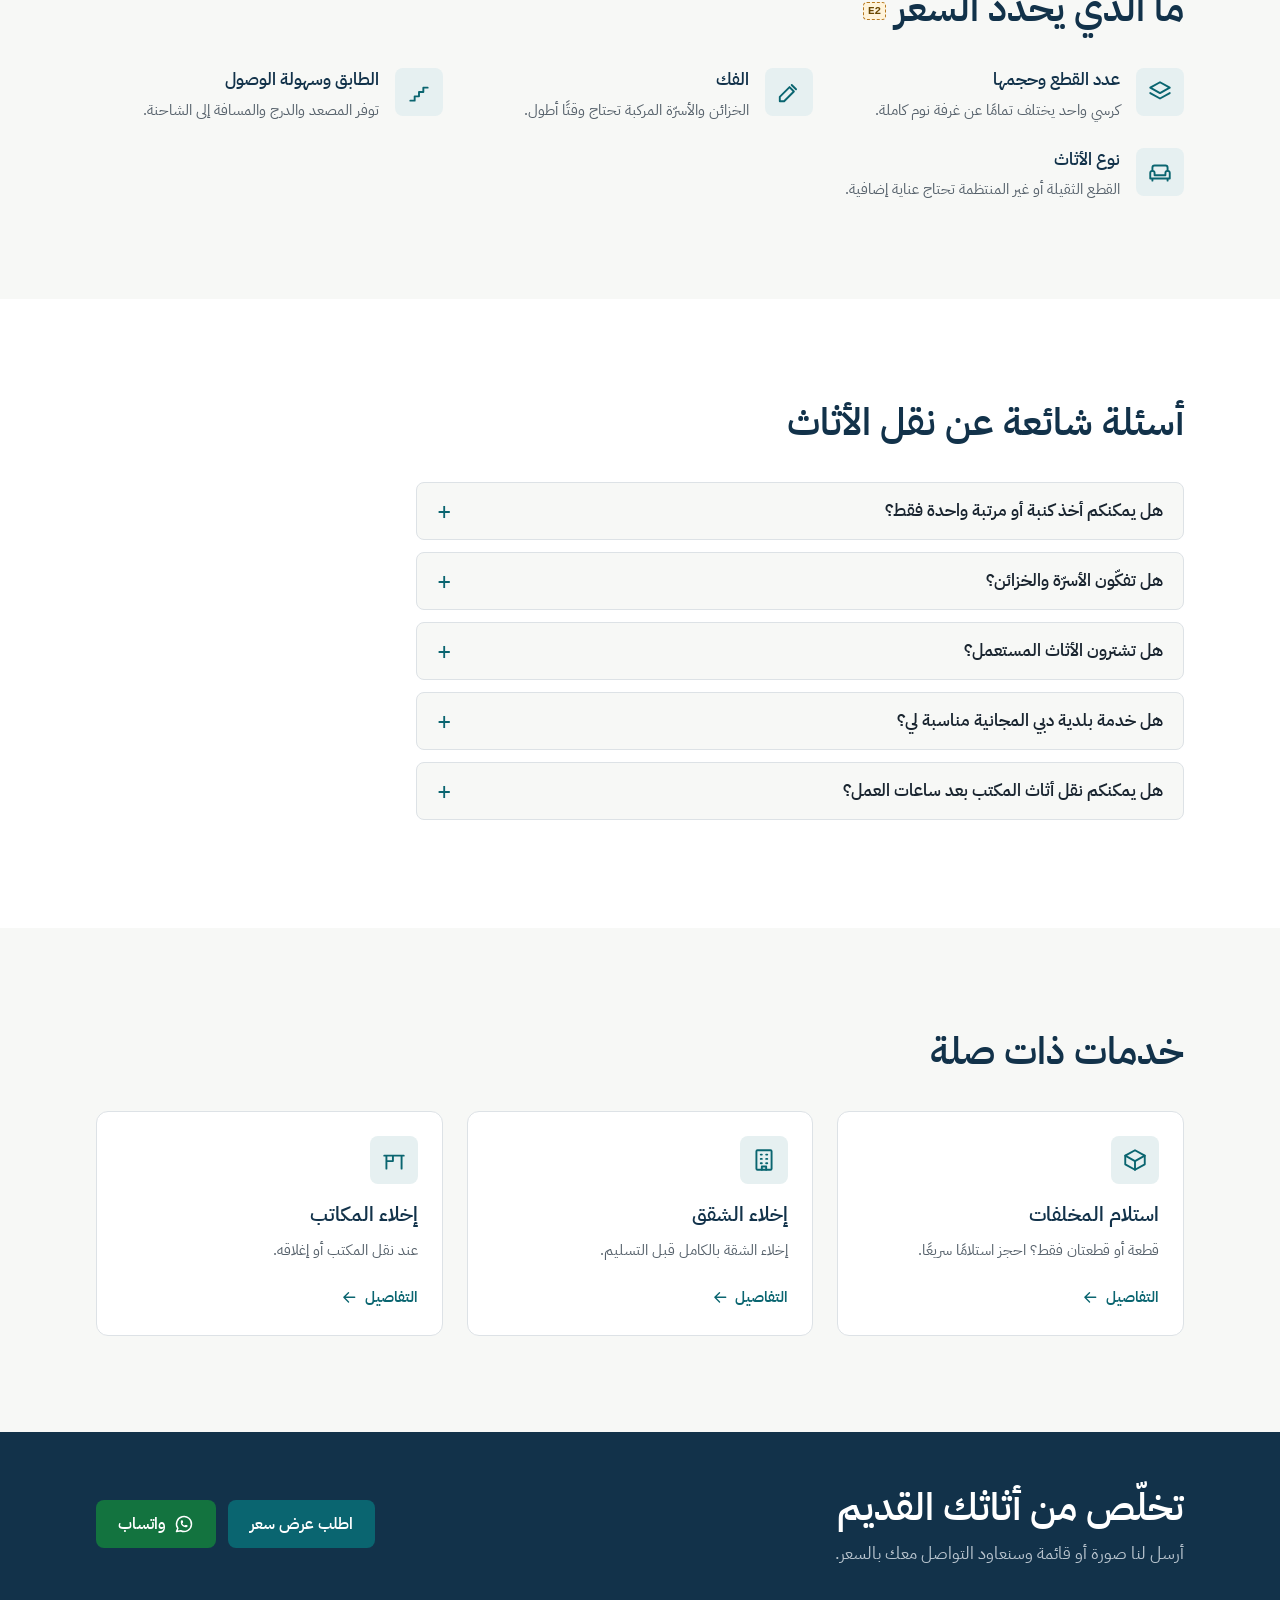
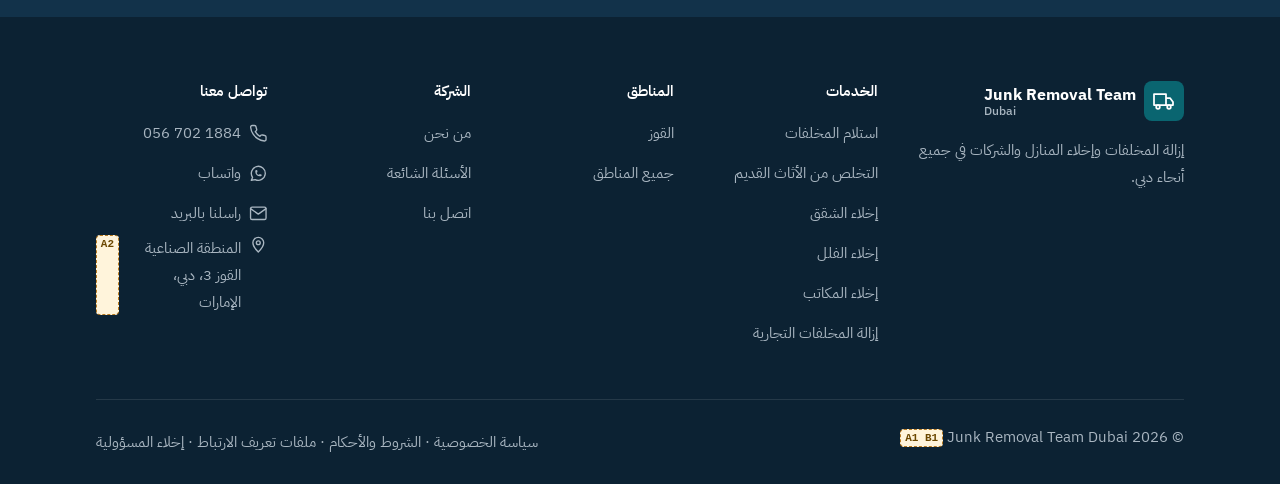
<file: docs/mockups/service-ar.html>
<!doctype html>
<html lang="ar" dir="rtl">
<head>
<meta charset="utf-8">
<meta name="viewport" content="width=device-width, initial-scale=1">
<meta name="robots" content="noindex, nofollow">
<title>التخلص من الأثاث القديم في دبي | Junk Removal Team Dubai — نموذج</title>
<link rel="preconnect" href="https://fonts.googleapis.com">
<link rel="preconnect" href="https://fonts.gstatic.com" crossorigin>
<link href="https://fonts.googleapis.com/css2?family=IBM+Plex+Sans:wght@400;500;600;700&family=IBM+Plex+Sans+Arabic:wght@400;500;600;700&display=swap" rel="stylesheet">
<link rel="stylesheet" href="mockup.css">
</head>
<body>
<svg width="0" height="0" style="position:absolute" aria-hidden="true" focusable="false">
  <symbol id="i-phone" viewBox="0 0 24 24"><path d="M22 16.92v3a2 2 0 0 1-2.18 2 19.79 19.79 0 0 1-8.63-3.07 19.5 19.5 0 0 1-6-6 19.79 19.79 0 0 1-3.07-8.67A2 2 0 0 1 4.11 2h3a2 2 0 0 1 2 1.72c.13.96.36 1.9.7 2.81a2 2 0 0 1-.45 2.11L8.09 9.91a16 16 0 0 0 6 6l1.27-1.27a2 2 0 0 1 2.11-.45c.91.34 1.85.57 2.81.7A2 2 0 0 1 22 16.92z"/></symbol>
  <symbol id="i-wa" viewBox="0 0 24 24"><path d="M3 21l1.65-3.8a9 9 0 1 1 3.4 2.9L3 21"/><path d="M9 10a.5.5 0 0 0 1 0V9a.5.5 0 0 0-1 0v1a5 5 0 0 0 5 5h1a.5.5 0 0 0 0-1h-1a.5.5 0 0 0 0 1"/></symbol>
  <symbol id="i-mail" viewBox="0 0 24 24"><rect x="2" y="4" width="20" height="16" rx="2"/><path d="M22 6l-10 7L2 6"/></symbol>
  <symbol id="i-pin" viewBox="0 0 24 24"><path d="M12 22s7-7.1 7-12a7 7 0 1 0-14 0c0 4.9 7 12 7 12z"/><circle cx="12" cy="10" r="2.5"/></symbol>
  <symbol id="i-check" viewBox="0 0 24 24"><path d="M20 6 9 17l-5-5"/></symbol>
  <symbol id="i-x" viewBox="0 0 24 24"><path d="M18 6 6 18M6 6l12 12"/></symbol>
  <symbol id="i-arrow" viewBox="0 0 24 24"><path d="M5 12h14M13 6l6 6-6 6"/></symbol>
  <symbol id="i-menu" viewBox="0 0 24 24"><path d="M4 6h16M4 12h16M4 18h16"/></symbol>
  <symbol id="i-truck" viewBox="0 0 24 24"><path d="M2 5h12v11H2zM14 9h4l3 4v3h-7"/><circle cx="6" cy="18" r="1.8"/><circle cx="17" cy="18" r="1.8"/></symbol>
  <symbol id="i-sofa" viewBox="0 0 24 24"><path d="M5 11V8a2 2 0 0 1 2-2h10a2 2 0 0 1 2 2v3"/><path d="M3 18v-5a2 2 0 0 1 4 0v2h10v-2a2 2 0 0 1 4 0v5zM5 18v2M19 18v2"/></symbol>
  <symbol id="i-box" viewBox="0 0 24 24"><path d="M21 8l-9-5-9 5v8l9 5 9-5z"/><path d="M3 8l9 5 9-5M12 13v8"/></symbol>
  <symbol id="i-building" viewBox="0 0 24 24"><rect x="5" y="3" width="14" height="18" rx="1"/><path d="M9 7h1M14 7h1M9 11h1M14 11h1M9 15h1M14 15h1M10 21v-3h4v3"/></symbol>
  <symbol id="i-desk" viewBox="0 0 24 24"><path d="M3 8h18M5 8v12M19 8v12M5 13h6M11 8v5"/></symbol>
  <symbol id="i-layers" viewBox="0 0 24 24"><path d="M12 3l9 5-9 5-9-5z"/><path d="M3 13l9 5 9-5"/></symbol>
  <symbol id="i-stairs" viewBox="0 0 24 24"><path d="M4 20h4v-4h4v-4h4V8h4"/></symbol>
  <symbol id="i-tool" viewBox="0 0 24 24"><path d="M14.5 5.5l4 4M12.5 7.5l4 4-9 9h-4v-4z"/></symbol>
  <symbol id="i-chat" viewBox="0 0 24 24"><path d="M21 12a8 8 0 0 1-11.6 7.1L4 21l1.9-5.4A8 8 0 1 1 21 12z"/></symbol>
</svg>

<a class="skip-link" href="#main">تخطَّ إلى المحتوى</a>

<div class="mock-banner"><div class="container"><strong>نموذج تصميم</strong> — ليس الموقع الفعلي. النصوص تجريبية وتحتاج إلى مراجعة من متحدث أصلي. <span lang="en" dir="ltr">Arabic draft — native review required.</span></div></div>

<header class="site-header">
  <div class="container header-inner">
    <a class="logo" href="home-ar.html" aria-label="Junk Removal Team Dubai، الصفحة الرئيسية">
      <span class="logo-mark"><svg class="icon" aria-hidden="true"><use href="#i-truck"/></svg></span>
      <span class="logo-text" lang="en" dir="ltr">Junk Removal Team<small>Dubai</small></span>
    </a>
    <nav class="nav" id="site-nav" aria-label="القائمة الرئيسية">
      <ul>
        <li><a href="#" aria-current="page">الخدمات</a></li>
        <li><a href="home-ar.html#areas">المناطق</a></li>
        <li><a href="#">من نحن</a></li>
        <li><a href="#faqs">الأسئلة الشائعة</a></li>
        <li><a href="#">اتصل بنا</a></li>
      </ul>
      <div class="nav-extra">
        <a class="btn btn-primary" href="#quote">اطلب عرض سعر</a>
        <a class="lang-switch" href="service-en.html" lang="en" hreflang="en">English</a>
      </div>
    </nav>
    <div class="header-actions">
      <a class="lang-switch header-desktop-only" href="service-en.html" lang="en" hreflang="en">English</a>
      <a class="btn btn-primary header-desktop-only" href="#quote">اطلب عرض سعر</a>
      <a class="icon-btn header-mobile-only" href="#" aria-label="اتصل على 056 702 1884"><svg class="icon" aria-hidden="true"><use href="#i-phone"/></svg></a>
      <button class="icon-btn header-mobile-only" type="button" data-menu-toggle aria-controls="site-nav" aria-expanded="false">
        <svg class="icon" aria-hidden="true"><use href="#i-menu"/></svg><span class="sr-only">القائمة</span>
      </button>
    </div>
  </div>
</header>

<main id="main">

  <section class="hero hero-service on-dark">
    <div class="container hero-grid">
      <div>
        <nav class="breadcrumb" aria-label="مسار التنقل">
          <ol>
            <li><a href="home-ar.html">الرئيسية</a></li>
            <li><a href="#">الخدمات</a></li>
            <li aria-current="page">التخلص من الأثاث القديم</li>
          </ol>
        </nav>
        <h1>التخلص من الأثاث القديم في دبي</h1>
        <p class="lead">كنبة قديمة، أو مرتبة مستهلكة، أو أثاث شقة كاملة؟ نتخلص من الأثاث غير المرغوب فيه من المنازل والمكاتب في جميع أنحاء دبي.</p>
        <div class="btn-group">
          <a class="btn btn-whatsapp" href="#"><svg class="icon" aria-hidden="true"><use href="#i-wa"/></svg>أرسل الصور عبر واتساب</a>
          <a class="btn btn-outline-light" href="#"><svg class="icon" aria-hidden="true"><use href="#i-phone"/></svg><span>اتصل <span class="ltr">056 702 1884</span></span></a>
        </div>
        <ul class="trust-list">
          <li><svg class="icon" aria-hidden="true"><use href="#i-check"/></svg>قطعة واحدة أو حمولة كاملة <span class="verify">E2</span></li>
          <li><svg class="icon" aria-hidden="true"><use href="#i-check"/></svg>فك الأثاث عند الحاجة <span class="verify">E11</span></li>
          <li><svg class="icon" aria-hidden="true"><use href="#i-check"/></svg>للمنازل والمكاتب</li>
        </ul>
      </div>

      <aside class="card" id="quote" aria-labelledby="quote-title">
        <h2 id="quote-title">اطلب عرض سعر لنقل الأثاث</h2>
        <p class="card-sub">اذكر القطع، ويمكنك إضافة الصور في الخطوة التالية.</p>
        <form data-mock-form novalidate>
          <div class="field">
            <label for="q-name">الاسم <span class="req">(مطلوب)</span></label>
            <input class="input" id="q-name" autocomplete="name" required>
          </div>
          <div class="field">
            <label for="q-phone">رقم الهاتف <span class="req">(مطلوب)</span></label>
            <input class="input" id="q-phone" type="tel" inputmode="tel" autocomplete="tel" dir="ltr" placeholder="05X XXX XXXX" required>
          </div>
          <div class="field">
            <label for="q-items">ما قطع الأثاث؟</label>
            <textarea class="textarea" id="q-items" rows="3" placeholder="مثال: كنبة ثلاثية، سرير مزدوج مع مرتبة، خزانتان"></textarea>
          </div>
          <input type="hidden" name="service" value="furniture-removal-dubai">
          <button class="btn btn-primary btn-block" type="submit">إرسال الطلب</button>
          <p class="form-note">بإرسال النموذج فإنك توافق على <a href="#">سياسة الخصوصية</a>.</p>
          <div class="mock-msg" hidden>نموذج: في الموقع الفعلي يُحفظ الطلب وتُفتح صفحة الشكر.</div>
        </form>
      </aside>
    </div>
  </section>

  <section class="section section-surface" aria-labelledby="items-title">
    <div class="container">
      <div class="section-head">
        <h2 id="items-title">الأثاث الذي ننقله <span class="verify">D1 D2</span></h2>
        <p>إذا كان لديك أثاث لم تعد تحتاجه، فغالبًا يمكننا أخذه. هذه أكثر القطع التي نتعامل معها.</p>
      </div>
      <div class="grid">
        <div class="panel">
          <h3><span class="icon-tile"><svg class="icon" aria-hidden="true"><use href="#i-sofa"/></svg></span>أثاث المنازل</h3>
          <ul class="icon-list check">
            <li><svg class="icon" aria-hidden="true"><use href="#i-check"/></svg>الكنب والكنب الزاوية</li>
            <li><svg class="icon" aria-hidden="true"><use href="#i-check"/></svg>الأسرّة والمراتب</li>
            <li><svg class="icon" aria-hidden="true"><use href="#i-check"/></svg>الخزائن والدواليب</li>
            <li><svg class="icon" aria-hidden="true"><use href="#i-check"/></svg>طاولات الطعام والكراسي</li>
            <li><svg class="icon" aria-hidden="true"><use href="#i-check"/></svg>البوفيهات والأرفف</li>
            <li><svg class="icon" aria-hidden="true"><use href="#i-check"/></svg>أثاث الحدائق والشرفات</li>
          </ul>
        </div>
        <div class="panel">
          <h3><span class="icon-tile"><svg class="icon" aria-hidden="true"><use href="#i-desk"/></svg></span>أثاث المكاتب</h3>
          <ul class="icon-list check">
            <li><svg class="icon" aria-hidden="true"><use href="#i-check"/></svg>المكاتب ومحطات العمل</li>
            <li><svg class="icon" aria-hidden="true"><use href="#i-check"/></svg>كراسي المكاتب</li>
            <li><svg class="icon" aria-hidden="true"><use href="#i-check"/></svg>خزائن الملفات</li>
            <li><svg class="icon" aria-hidden="true"><use href="#i-check"/></svg>طاولات الاجتماعات</li>
            <li><svg class="icon" aria-hidden="true"><use href="#i-check"/></svg>الفواصل</li>
          </ul>
        </div>
        <div class="panel">
          <h3><span class="icon-tile"><svg class="icon" aria-hidden="true"><use href="#i-x"/></svg></span>ما لا يمكننا أخذه</h3>
          <ul class="icon-list cross">
            <li><svg class="icon" aria-hidden="true"><use href="#i-x"/></svg>القطع الملوثة بمواد كيميائية</li>
            <li><svg class="icon" aria-hidden="true"><use href="#i-x"/></svg>أسطوانات الغاز</li>
            <li><svg class="icon" aria-hidden="true"><use href="#i-x"/></svg>مخلفات البناء المختلطة بالأثاث</li>
          </ul>
        </div>
      </div>
    </div>
  </section>

  <section class="section" aria-labelledby="dismantle-title">
    <div class="container two-col">
      <div>
        <h2 id="dismantle-title">الفك والحمل <span class="verify">E11</span></h2>
        <p>كثير من الأسرّة والخزائن والقطع الكبيرة لا تمر من الباب أو المصعد قطعة واحدة. نفكها عند الحاجة وننقل كل شيء من الغرفة إلى الشاحنة.</p>
        <p>لا تحتاج إلى إنزال أي شيء بنفسك.</p>
      </div>
      <div class="panel">
        <h3>كيف تستعد للموعد</h3>
        <ul class="icon-list check">
          <li><svg class="icon" aria-hidden="true"><use href="#i-check"/></svg>احجز مصعد الخدمة في المبنى إذا كان ذلك مطلوبًا</li>
          <li><svg class="icon" aria-hidden="true"><use href="#i-check"/></svg>أفسح الطريق إلى قطع الأثاث</li>
          <li><svg class="icon" aria-hidden="true"><use href="#i-check"/></svg>أخبرنا برقم الطابق وتوفر المصعد</li>
          <li><svg class="icon" aria-hidden="true"><use href="#i-check"/></svg>أفرغ الأدراج والخزائن</li>
        </ul>
      </div>
    </div>
  </section>

  <section class="section section-surface" aria-labelledby="options-title">
    <div class="container">
      <div class="section-head">
        <h2 id="options-title">خيارات التخلص من الأثاث في دبي</h2>
        <p>الدفع مقابل النقل ليس دائمًا الخيار الأفضل. إليك مقارنة صادقة.</p>
      </div>
      <div class="table-wrap" tabindex="0" role="region" aria-labelledby="options-title">
        <table class="table">
          <thead>
            <tr><th scope="col">الخيار</th><th scope="col">الأنسب لـ</th><th scope="col">التكلفة عليك</th><th scope="col">ما يجب معرفته</th></tr>
          </thead>
          <tbody>
            <tr><th scope="row">خدمة بلدية دبي لنقل المخلفات الحجمية <span class="verify">DM</span></th><td>عدد قليل من القطع الكبيرة ومواعيد مرنة</td><td>مجانية للسكان المؤهلين</td><td>تُطلب عبر قنوات البلدية وتخضع لشروط الأهلية ونوع الأغراض</td></tr>
            <tr><th scope="row">البيع أو التبرع</th><td>الأثاث بحالة جيدة</td><td>مجاني، وقد تحصل على مقابل</td><td>تتولى أنت الإعلان أو المعاينة أو التوصيل</td></tr>
            <tr><th scope="row">مشترو الأثاث المستعمل <span class="verify">E12</span></th><td>القطع ذات العلامات المعروفة أو شبه الجديدة</td><td>قد يدفعون لك</td><td>غالبًا لا يأخذون القطع التالفة أو المستهلكة</td></tr>
            <tr class="is-us"><th scope="row" lang="en">Junk Removal Team Dubai</th><td>كميات كبيرة، مواعيد محددة، قطع تالفة، الحاجة إلى الفك</td><td>سعر حسب كل مهمة <span class="verify">E2</span></td><td>نحمل ونحمّل وننقل كل ما تم الاتفاق عليه</td></tr>
          </tbody>
        </table>
      </div>
    </div>
  </section>

  <section class="section section-surface" aria-labelledby="how-title" style="padding-block-start:0">
    <div class="container">
      <div class="section-head">
        <h2 id="how-title">كيف تتم خدمة نقل الأثاث</h2>
      </div>
      <ol class="steps">
        <li><h3>أرسل صورًا أو قائمة</h3><p>أرنا القطع، وأخبرنا بالمنطقة ورقم الطابق وتوفر المصعد.</p></li>
        <li><h3>احصل على السعر</h3><p>نؤكد لك السعر قبل بدء العمل. <span class="verify">E1</span></p></li>
        <li><h3>اختر الموعد</h3><p>اختر وقت الاستلام الذي يناسبك. <span class="verify">E3</span></p></li>
        <li><h3>ننقل الأثاث</h3><p>نفك القطع عند الحاجة ونحمل ونحمّل كل ما تم الاتفاق عليه.</p></li>
      </ol>
    </div>
  </section>

  <section class="section" aria-labelledby="price-title">
    <div class="container">
      <div class="section-head">
        <h2 id="price-title">ما الذي يحدد السعر <span class="verify">E2</span></h2>
      </div>
      <div class="grid">
        <div class="factor"><span class="icon-tile"><svg class="icon" aria-hidden="true"><use href="#i-layers"/></svg></span><div><h3>عدد القطع وحجمها</h3><p>كرسي واحد يختلف تمامًا عن غرفة نوم كاملة.</p></div></div>
        <div class="factor"><span class="icon-tile"><svg class="icon" aria-hidden="true"><use href="#i-tool"/></svg></span><div><h3>الفك</h3><p>الخزائن والأسرّة المركبة تحتاج وقتًا أطول.</p></div></div>
        <div class="factor"><span class="icon-tile"><svg class="icon" aria-hidden="true"><use href="#i-stairs"/></svg></span><div><h3>الطابق وسهولة الوصول</h3><p>توفر المصعد والدرج والمسافة إلى الشاحنة.</p></div></div>
        <div class="factor"><span class="icon-tile"><svg class="icon" aria-hidden="true"><use href="#i-sofa"/></svg></span><div><h3>نوع الأثاث</h3><p>القطع الثقيلة أو غير المنتظمة تحتاج عناية إضافية.</p></div></div>
      </div>
    </div>
  </section>

  <section class="section section-surface" id="faqs" aria-labelledby="faq-title">
    <div class="container">
      <div class="section-head">
        <h2 id="faq-title">أسئلة شائعة عن نقل الأثاث</h2>
      </div>
      <div class="faq-list">
        <details class="faq"><summary>هل يمكنكم أخذ كنبة أو مرتبة واحدة فقط؟</summary><div class="faq-body"><p>[تُكتب الإجابة بعد تأكيد المعلومة] <span class="verify">E2</span></p></div></details>
        <details class="faq"><summary>هل تفكّون الأسرّة والخزائن؟</summary><div class="faq-body"><p>[تُكتب الإجابة بعد تأكيد المعلومة] <span class="verify">E11</span></p></div></details>
        <details class="faq"><summary>هل تشترون الأثاث المستعمل؟</summary><div class="faq-body"><p>[تُكتب الإجابة بعد تأكيد المعلومة] <span class="verify">E12</span></p></div></details>
        <details class="faq"><summary>هل خدمة بلدية دبي المجانية مناسبة لي؟</summary><div class="faq-body"><p>قد تكون مناسبة إذا كنت من السكان المؤهلين ولديك عدد قليل من القطع الكبيرة ومواعيدك مرنة. اختر الخدمة المدفوعة عندما تكون الكمية كبيرة أو لديك موعد محدد أو يحتاج الأثاث إلى فك. <span class="verify">DM</span></p></div></details>
        <details class="faq"><summary>هل يمكنكم نقل أثاث المكتب بعد ساعات العمل؟</summary><div class="faq-body"><p>[تُكتب الإجابة بعد تأكيد المعلومة] <span class="verify">E3</span></p></div></details>
      </div>
    </div>
  </section>

  <section class="section" aria-labelledby="related-title">
    <div class="container">
      <div class="section-head"><h2 id="related-title">خدمات ذات صلة</h2></div>
      <div class="grid">
        <a class="card-service" href="#"><span class="icon-tile"><svg class="icon" aria-hidden="true"><use href="#i-box"/></svg></span><h3>استلام المخلفات</h3><p>قطعة أو قطعتان فقط؟ احجز استلامًا سريعًا.</p><span class="more">التفاصيل <svg class="icon flip" aria-hidden="true"><use href="#i-arrow"/></svg></span></a>
        <a class="card-service" href="#"><span class="icon-tile"><svg class="icon" aria-hidden="true"><use href="#i-building"/></svg></span><h3>إخلاء الشقق</h3><p>إخلاء الشقة بالكامل قبل التسليم.</p><span class="more">التفاصيل <svg class="icon flip" aria-hidden="true"><use href="#i-arrow"/></svg></span></a>
        <a class="card-service" href="#"><span class="icon-tile"><svg class="icon" aria-hidden="true"><use href="#i-desk"/></svg></span><h3>إخلاء المكاتب</h3><p>عند نقل المكتب أو إغلاقه.</p><span class="more">التفاصيل <svg class="icon flip" aria-hidden="true"><use href="#i-arrow"/></svg></span></a>
      </div>
    </div>
  </section>

  <section class="cta-band on-dark" aria-labelledby="cta-title">
    <div class="container cta-band-inner">
      <div>
        <h2 id="cta-title">تخلّص من أثاثك القديم</h2>
        <p>أرسل لنا صورة أو قائمة وسنعاود التواصل معك بالسعر.</p>
      </div>
      <div class="btn-group">
        <a class="btn btn-primary" href="#quote">اطلب عرض سعر</a>
        <a class="btn btn-whatsapp" href="#"><svg class="icon" aria-hidden="true"><use href="#i-wa"/></svg>واتساب</a>
      </div>
    </div>
  </section>
</main>

<footer class="site-footer on-dark">
  <div class="container">
    <div class="footer-grid">
      <div class="footer-brand">
        <a class="logo" href="home-ar.html"><span class="logo-mark"><svg class="icon" aria-hidden="true"><use href="#i-truck"/></svg></span><span class="logo-text" lang="en" dir="ltr">Junk Removal Team<small>Dubai</small></span></a>
        <p>إزالة المخلفات وإخلاء المنازل والشركات في جميع أنحاء دبي.</p>
      </div>
      <div>
        <h2>الخدمات</h2>
        <ul>
          <li><a href="#">استلام المخلفات</a></li>
          <li><a href="#" aria-current="page">التخلص من الأثاث القديم</a></li>
          <li><a href="#">إخلاء الشقق</a></li>
          <li><a href="#">إخلاء الفلل</a></li>
          <li><a href="#">إخلاء المكاتب</a></li>
          <li><a href="#">إزالة المخلفات التجارية</a></li>
        </ul>
      </div>
      <div>
        <h2>المناطق</h2>
        <ul><li><a href="#">القوز</a></li><li><a href="#">جميع المناطق</a></li></ul>
      </div>
      <div>
        <h2>الشركة</h2>
        <ul><li><a href="#">من نحن</a></li><li><a href="#">الأسئلة الشائعة</a></li><li><a href="#">اتصل بنا</a></li></ul>
      </div>
      <div>
        <h2>تواصل معنا</h2>
        <address>
          <a href="#"><svg class="icon" aria-hidden="true"><use href="#i-phone"/></svg><span class="ltr">056 702 1884</span></a>
          <a href="#"><svg class="icon" aria-hidden="true"><use href="#i-wa"/></svg>واتساب</a>
          <a href="#"><svg class="icon" aria-hidden="true"><use href="#i-mail"/></svg>راسلنا بالبريد</a>
          <span style="display:flex;gap:.5rem"><svg class="icon" aria-hidden="true"><use href="#i-pin"/></svg>المنطقة الصناعية القوز 3، دبي، الإمارات <span class="verify">A2</span></span>
        </address>
      </div>
    </div>
    <div class="footer-bottom">
      <span>© 2026 <span lang="en">Junk Removal Team Dubai</span> <span class="verify">A1 B1</span></span>
      <span><a href="#">سياسة الخصوصية</a> · <a href="#">الشروط والأحكام</a> · <a href="#">ملفات تعريف الارتباط</a> · <a href="#">إخلاء المسؤولية</a></span>
    </div>
  </div>
</footer>

<nav class="bottom-bar" aria-label="تواصل سريع">
  <a href="#"><svg class="icon" aria-hidden="true"><use href="#i-phone"/></svg>اتصال</a>
  <a class="bb-wa" href="#"><svg class="icon" aria-hidden="true"><use href="#i-wa"/></svg>واتساب</a>
  <a class="bb-quote" href="#quote"><svg class="icon" aria-hidden="true"><use href="#i-chat"/></svg>عرض سعر</a>
</nav>

<script src="mockup.js"></script>
</body>
</html>
</file>
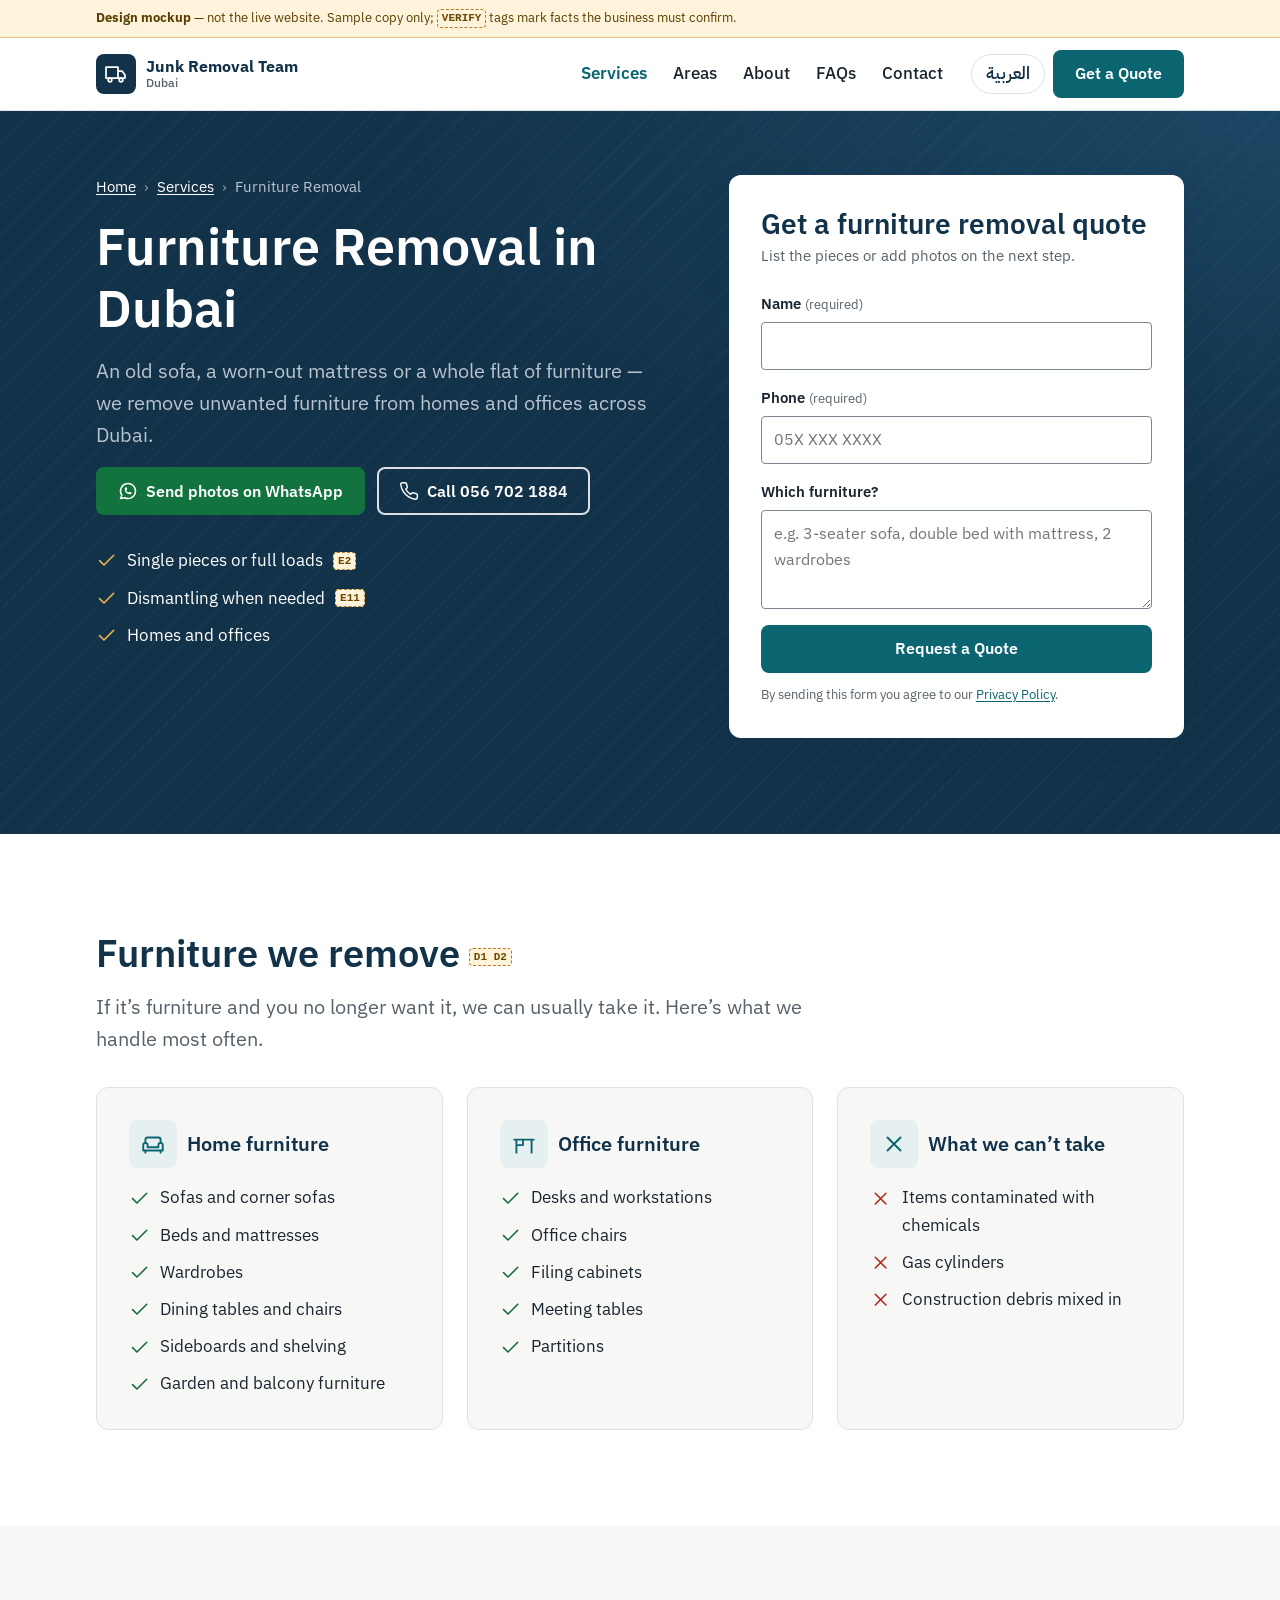
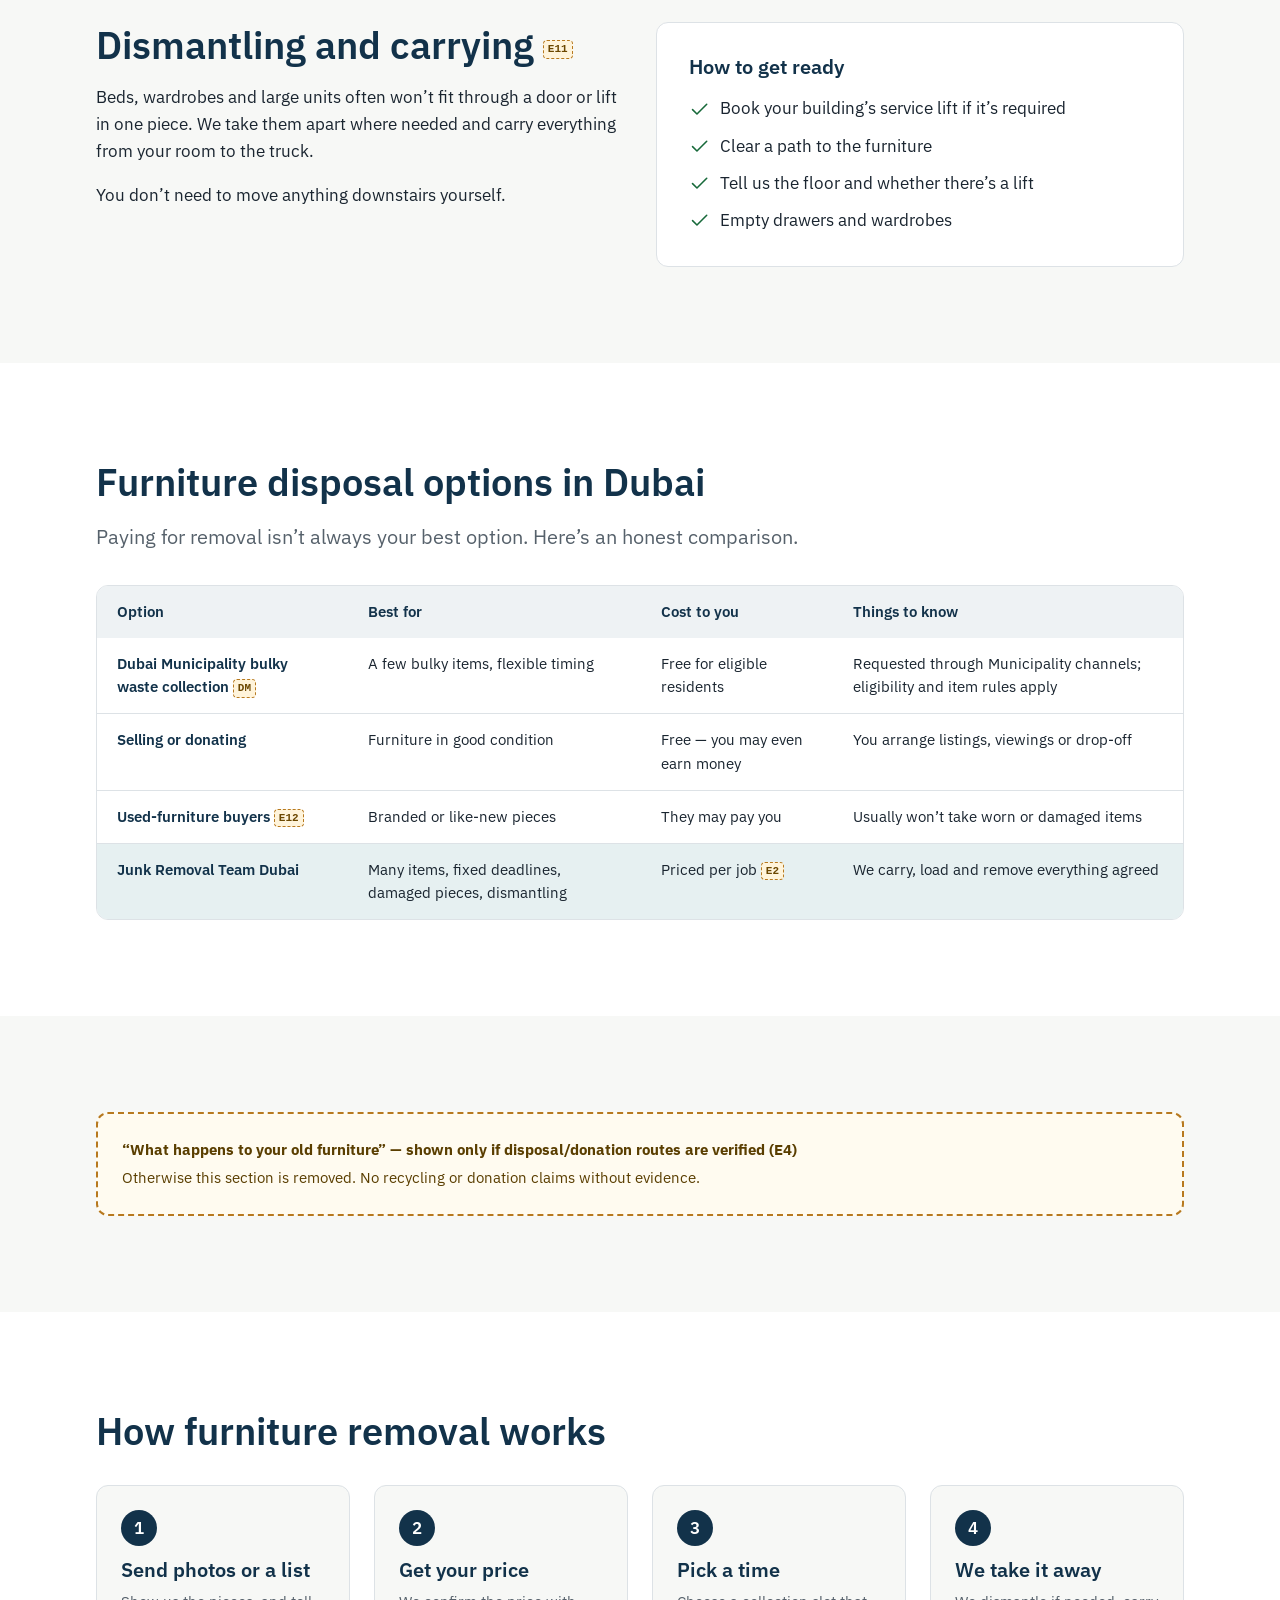
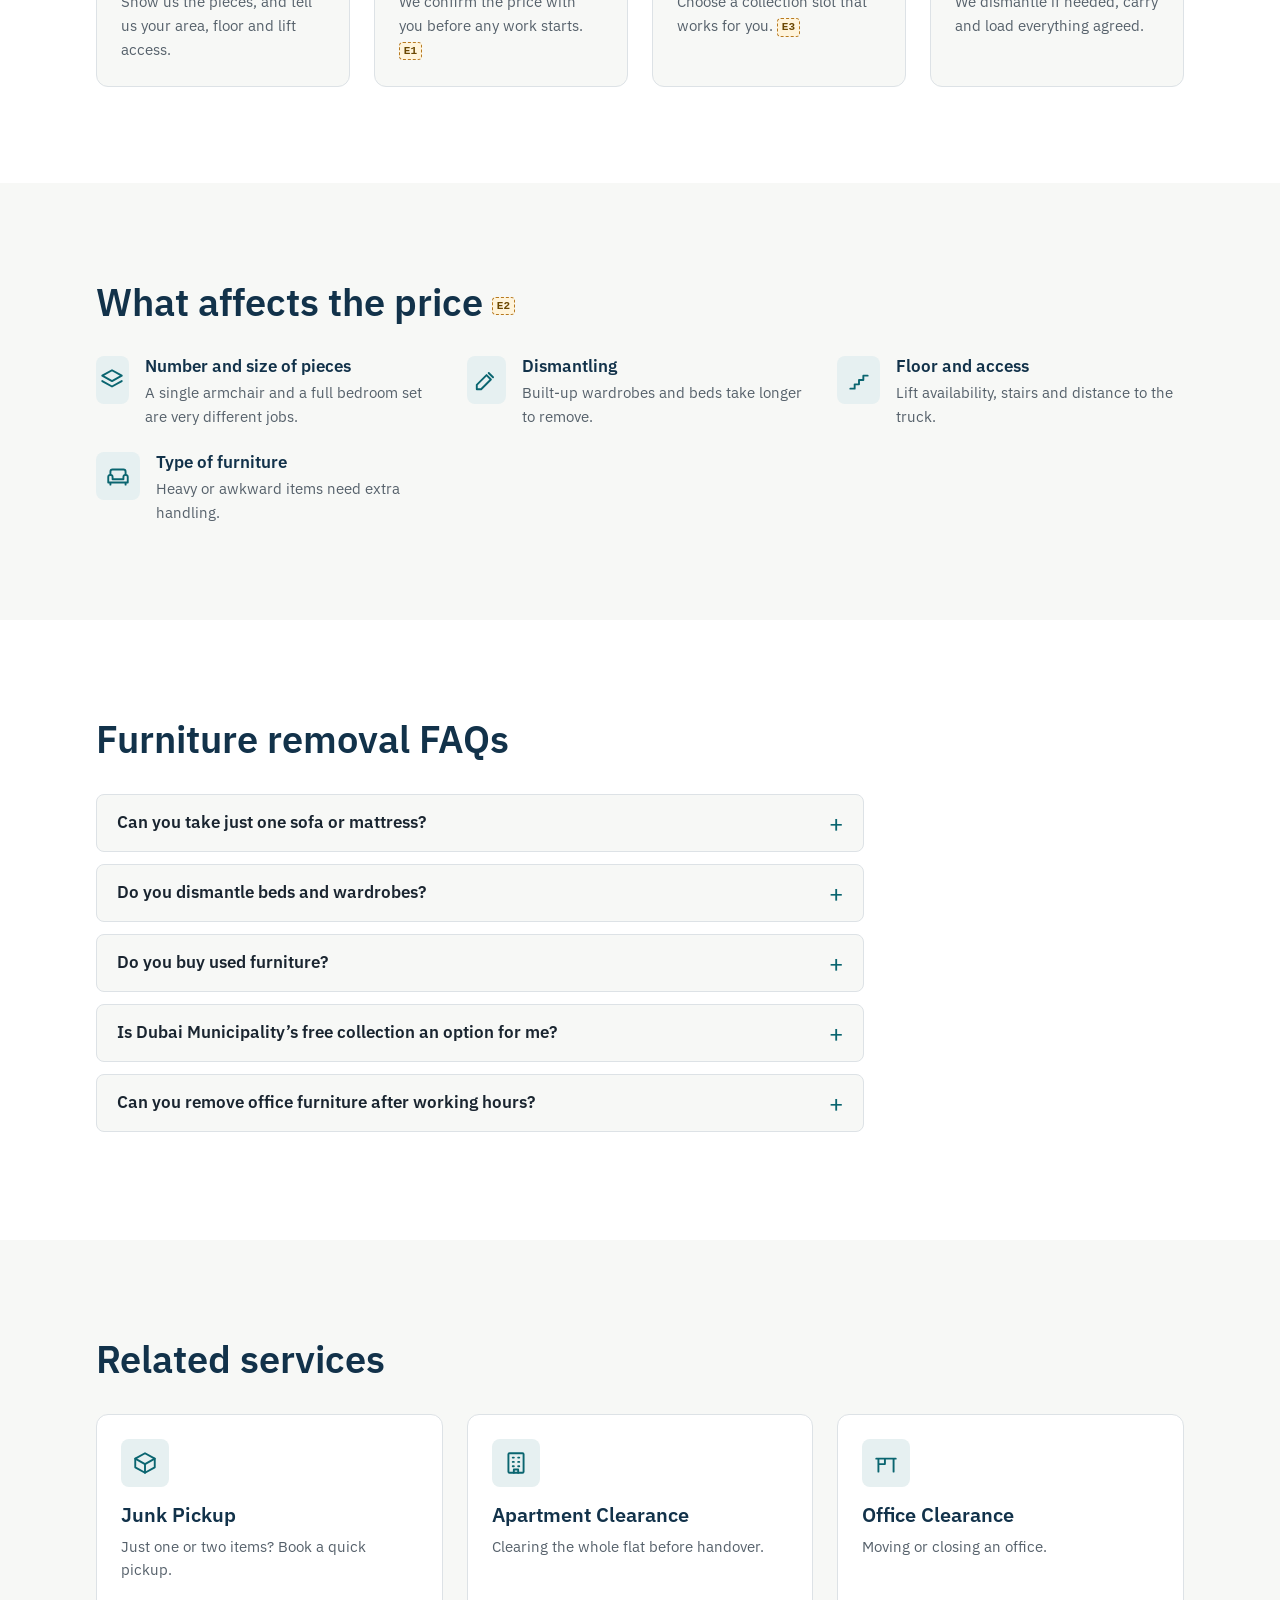
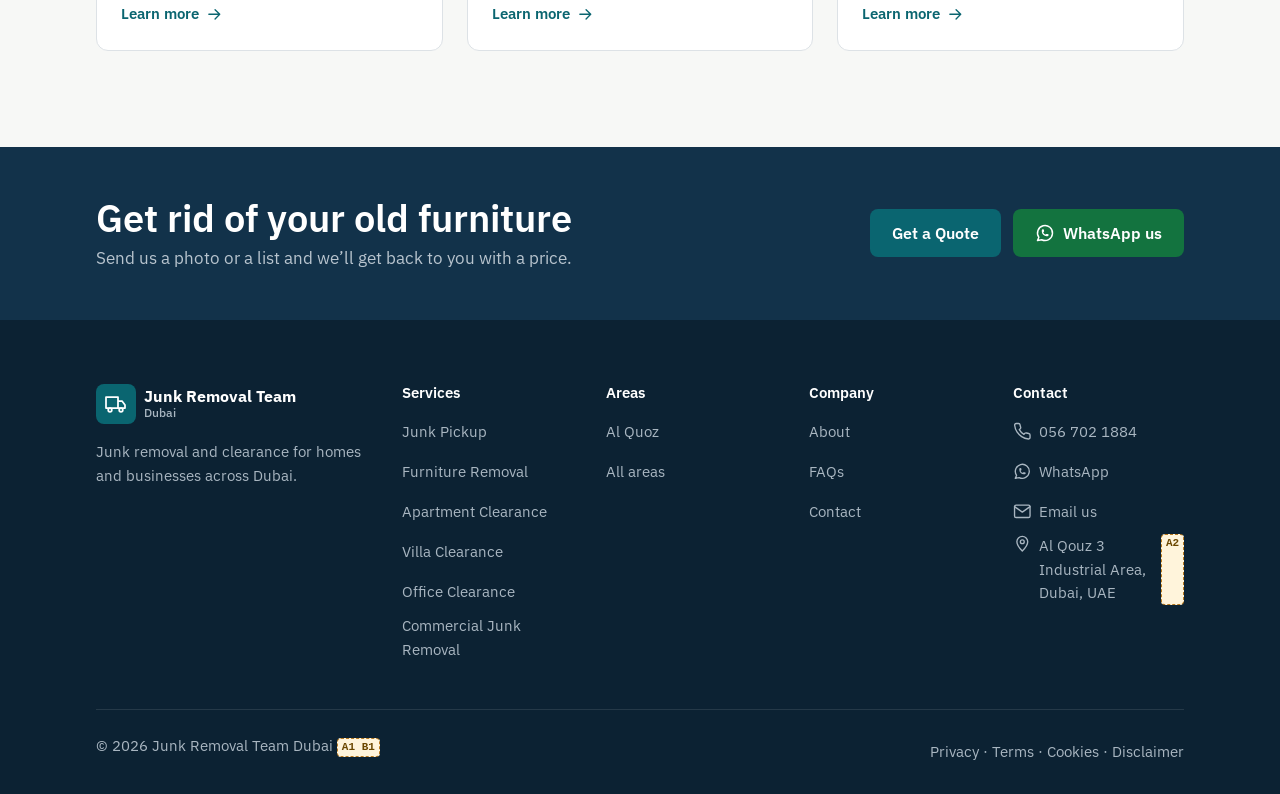
<file: docs/mockups/service-en.html>
<!doctype html>
<html lang="en" dir="ltr">
<head>
<meta charset="utf-8">
<meta name="viewport" content="width=device-width, initial-scale=1">
<meta name="robots" content="noindex, nofollow">
<title>Furniture Removal in Dubai | Junk Removal Team Dubai — MOCKUP</title>
<link rel="preconnect" href="https://fonts.googleapis.com">
<link rel="preconnect" href="https://fonts.gstatic.com" crossorigin>
<link href="https://fonts.googleapis.com/css2?family=IBM+Plex+Sans:wght@400;500;600;700&family=IBM+Plex+Sans+Arabic:wght@400;500;600;700&display=swap" rel="stylesheet">
<link rel="stylesheet" href="mockup.css">
</head>
<body>
<svg width="0" height="0" style="position:absolute" aria-hidden="true" focusable="false">
  <symbol id="i-phone" viewBox="0 0 24 24"><path d="M22 16.92v3a2 2 0 0 1-2.18 2 19.79 19.79 0 0 1-8.63-3.07 19.5 19.5 0 0 1-6-6 19.79 19.79 0 0 1-3.07-8.67A2 2 0 0 1 4.11 2h3a2 2 0 0 1 2 1.72c.13.96.36 1.9.7 2.81a2 2 0 0 1-.45 2.11L8.09 9.91a16 16 0 0 0 6 6l1.27-1.27a2 2 0 0 1 2.11-.45c.91.34 1.85.57 2.81.7A2 2 0 0 1 22 16.92z"/></symbol>
  <symbol id="i-wa" viewBox="0 0 24 24"><path d="M3 21l1.65-3.8a9 9 0 1 1 3.4 2.9L3 21"/><path d="M9 10a.5.5 0 0 0 1 0V9a.5.5 0 0 0-1 0v1a5 5 0 0 0 5 5h1a.5.5 0 0 0 0-1h-1a.5.5 0 0 0 0 1"/></symbol>
  <symbol id="i-mail" viewBox="0 0 24 24"><rect x="2" y="4" width="20" height="16" rx="2"/><path d="M22 6l-10 7L2 6"/></symbol>
  <symbol id="i-pin" viewBox="0 0 24 24"><path d="M12 22s7-7.1 7-12a7 7 0 1 0-14 0c0 4.9 7 12 7 12z"/><circle cx="12" cy="10" r="2.5"/></symbol>
  <symbol id="i-clock" viewBox="0 0 24 24"><circle cx="12" cy="12" r="9"/><path d="M12 7v5l3 2"/></symbol>
  <symbol id="i-check" viewBox="0 0 24 24"><path d="M20 6 9 17l-5-5"/></symbol>
  <symbol id="i-x" viewBox="0 0 24 24"><path d="M18 6 6 18M6 6l12 12"/></symbol>
  <symbol id="i-arrow" viewBox="0 0 24 24"><path d="M5 12h14M13 6l6 6-6 6"/></symbol>
  <symbol id="i-menu" viewBox="0 0 24 24"><path d="M4 6h16M4 12h16M4 18h16"/></symbol>
  <symbol id="i-truck" viewBox="0 0 24 24"><path d="M2 5h12v11H2zM14 9h4l3 4v3h-7"/><circle cx="6" cy="18" r="1.8"/><circle cx="17" cy="18" r="1.8"/></symbol>
  <symbol id="i-sofa" viewBox="0 0 24 24"><path d="M5 11V8a2 2 0 0 1 2-2h10a2 2 0 0 1 2 2v3"/><path d="M3 18v-5a2 2 0 0 1 4 0v2h10v-2a2 2 0 0 1 4 0v5zM5 18v2M19 18v2"/></symbol>
  <symbol id="i-box" viewBox="0 0 24 24"><path d="M21 8l-9-5-9 5v8l9 5 9-5z"/><path d="M3 8l9 5 9-5M12 13v8"/></symbol>
  <symbol id="i-building" viewBox="0 0 24 24"><rect x="5" y="3" width="14" height="18" rx="1"/><path d="M9 7h1M14 7h1M9 11h1M14 11h1M9 15h1M14 15h1M10 21v-3h4v3"/></symbol>
  <symbol id="i-home" viewBox="0 0 24 24"><path d="M3 11l9-8 9 8M5 9.5V20h14V9.5M10 20v-5h4v5"/></symbol>
  <symbol id="i-desk" viewBox="0 0 24 24"><path d="M3 8h18M5 8v12M19 8v12M5 13h6M11 8v5"/></symbol>
  <symbol id="i-layers" viewBox="0 0 24 24"><path d="M12 3l9 5-9 5-9-5z"/><path d="M3 13l9 5 9-5"/></symbol>
  <symbol id="i-stairs" viewBox="0 0 24 24"><path d="M4 20h4v-4h4v-4h4V8h4"/></symbol>
  <symbol id="i-tool" viewBox="0 0 24 24"><path d="M14.5 5.5l4 4M12.5 7.5l4 4-9 9h-4v-4z"/></symbol>
  <symbol id="i-chat" viewBox="0 0 24 24"><path d="M21 12a8 8 0 0 1-11.6 7.1L4 21l1.9-5.4A8 8 0 1 1 21 12z"/></symbol>
</svg>

<a class="skip-link" href="#main">Skip to content</a>

<div class="mock-banner"><div class="container"><strong>Design mockup</strong> — not the live website. Sample copy only; <span class="verify">VERIFY</span> tags mark facts the business must confirm.</div></div>

<header class="site-header">
  <div class="container header-inner">
    <a class="logo" href="home-en.html" aria-label="Junk Removal Team Dubai, home">
      <span class="logo-mark"><svg class="icon" aria-hidden="true"><use href="#i-truck"/></svg></span>
      <span class="logo-text">Junk Removal Team<small>Dubai</small></span>
    </a>
    <nav class="nav" id="site-nav" aria-label="Main">
      <ul>
        <li><a href="#" aria-current="page">Services</a></li>
        <li><a href="home-en.html#areas">Areas</a></li>
        <li><a href="#">About</a></li>
        <li><a href="#faqs">FAQs</a></li>
        <li><a href="#">Contact</a></li>
      </ul>
      <div class="nav-extra">
        <a class="btn btn-primary" href="#quote">Get a Quote</a>
        <a class="lang-switch" href="service-ar.html" lang="ar" hreflang="ar">العربية</a>
      </div>
    </nav>
    <div class="header-actions">
      <a class="lang-switch header-desktop-only" href="service-ar.html" lang="ar" hreflang="ar">العربية</a>
      <a class="btn btn-primary header-desktop-only" href="#quote">Get a Quote</a>
      <a class="icon-btn header-mobile-only" href="#" aria-label="Call 056 702 1884"><svg class="icon" aria-hidden="true"><use href="#i-phone"/></svg></a>
      <button class="icon-btn header-mobile-only" type="button" data-menu-toggle aria-controls="site-nav" aria-expanded="false">
        <svg class="icon" aria-hidden="true"><use href="#i-menu"/></svg><span class="sr-only">Menu</span>
      </button>
    </div>
  </div>
</header>

<main id="main">

  <section class="hero hero-service on-dark">
    <div class="container hero-grid">
      <div>
        <nav class="breadcrumb" aria-label="Breadcrumb">
          <ol>
            <li><a href="home-en.html">Home</a></li>
            <li><a href="#">Services</a></li>
            <li aria-current="page">Furniture Removal</li>
          </ol>
        </nav>
        <h1>Furniture Removal in Dubai</h1>
        <p class="lead">An old sofa, a worn-out mattress or a whole flat of furniture — we remove unwanted furniture from homes and offices across Dubai.</p>
        <div class="btn-group">
          <a class="btn btn-whatsapp" href="#"><svg class="icon" aria-hidden="true"><use href="#i-wa"/></svg>Send photos on WhatsApp</a>
          <a class="btn btn-outline-light" href="#"><svg class="icon" aria-hidden="true"><use href="#i-phone"/></svg><span>Call <span class="ltr">056 702 1884</span></span></a>
        </div>
        <ul class="trust-list">
          <li><svg class="icon" aria-hidden="true"><use href="#i-check"/></svg>Single pieces or full loads <span class="verify">E2</span></li>
          <li><svg class="icon" aria-hidden="true"><use href="#i-check"/></svg>Dismantling when needed <span class="verify">E11</span></li>
          <li><svg class="icon" aria-hidden="true"><use href="#i-check"/></svg>Homes and offices</li>
        </ul>
      </div>

      <aside class="card" id="quote" aria-labelledby="quote-title">
        <h2 id="quote-title">Get a furniture removal quote</h2>
        <p class="card-sub">List the pieces or add photos on the next step.</p>
        <form data-mock-form novalidate>
          <div class="field">
            <label for="q-name">Name <span class="req">(required)</span></label>
            <input class="input" id="q-name" autocomplete="name" required>
          </div>
          <div class="field">
            <label for="q-phone">Phone <span class="req">(required)</span></label>
            <input class="input" id="q-phone" type="tel" inputmode="tel" autocomplete="tel" dir="ltr" placeholder="05X XXX XXXX" required>
          </div>
          <div class="field">
            <label for="q-items">Which furniture?</label>
            <textarea class="textarea" id="q-items" rows="3" placeholder="e.g. 3-seater sofa, double bed with mattress, 2 wardrobes"></textarea>
          </div>
          <input type="hidden" name="service" value="furniture-removal-dubai">
          <button class="btn btn-primary btn-block" type="submit">Request a Quote</button>
          <p class="form-note">By sending this form you agree to our <a href="#">Privacy Policy</a>.</p>
          <div class="mock-msg" hidden>Mockup: on the real site this saves the lead and opens the thank-you page.</div>
        </form>
      </aside>
    </div>
  </section>

  <section class="section section-surface" aria-labelledby="items-title">
    <div class="container">
      <div class="section-head">
        <h2 id="items-title">Furniture we remove <span class="verify">D1 D2</span></h2>
        <p>If it’s furniture and you no longer want it, we can usually take it. Here’s what we handle most often.</p>
      </div>
      <div class="grid">
        <div class="panel">
          <h3><span class="icon-tile"><svg class="icon" aria-hidden="true"><use href="#i-sofa"/></svg></span>Home furniture</h3>
          <ul class="icon-list check">
            <li><svg class="icon" aria-hidden="true"><use href="#i-check"/></svg>Sofas and corner sofas</li>
            <li><svg class="icon" aria-hidden="true"><use href="#i-check"/></svg>Beds and mattresses</li>
            <li><svg class="icon" aria-hidden="true"><use href="#i-check"/></svg>Wardrobes</li>
            <li><svg class="icon" aria-hidden="true"><use href="#i-check"/></svg>Dining tables and chairs</li>
            <li><svg class="icon" aria-hidden="true"><use href="#i-check"/></svg>Sideboards and shelving</li>
            <li><svg class="icon" aria-hidden="true"><use href="#i-check"/></svg>Garden and balcony furniture</li>
          </ul>
        </div>
        <div class="panel">
          <h3><span class="icon-tile"><svg class="icon" aria-hidden="true"><use href="#i-desk"/></svg></span>Office furniture</h3>
          <ul class="icon-list check">
            <li><svg class="icon" aria-hidden="true"><use href="#i-check"/></svg>Desks and workstations</li>
            <li><svg class="icon" aria-hidden="true"><use href="#i-check"/></svg>Office chairs</li>
            <li><svg class="icon" aria-hidden="true"><use href="#i-check"/></svg>Filing cabinets</li>
            <li><svg class="icon" aria-hidden="true"><use href="#i-check"/></svg>Meeting tables</li>
            <li><svg class="icon" aria-hidden="true"><use href="#i-check"/></svg>Partitions</li>
          </ul>
        </div>
        <div class="panel">
          <h3><span class="icon-tile"><svg class="icon" aria-hidden="true"><use href="#i-x"/></svg></span>What we can’t take</h3>
          <ul class="icon-list cross">
            <li><svg class="icon" aria-hidden="true"><use href="#i-x"/></svg>Items contaminated with chemicals</li>
            <li><svg class="icon" aria-hidden="true"><use href="#i-x"/></svg>Gas cylinders</li>
            <li><svg class="icon" aria-hidden="true"><use href="#i-x"/></svg>Construction debris mixed in</li>
          </ul>
        </div>
      </div>
    </div>
  </section>

  <section class="section" aria-labelledby="dismantle-title">
    <div class="container two-col">
      <div>
        <h2 id="dismantle-title">Dismantling and carrying <span class="verify">E11</span></h2>
        <p>Beds, wardrobes and large units often won’t fit through a door or lift in one piece. We take them apart where needed and carry everything from your room to the truck.</p>
        <p>You don’t need to move anything downstairs yourself.</p>
      </div>
      <div class="panel">
        <h3>How to get ready</h3>
        <ul class="icon-list check">
          <li><svg class="icon" aria-hidden="true"><use href="#i-check"/></svg>Book your building’s service lift if it’s required</li>
          <li><svg class="icon" aria-hidden="true"><use href="#i-check"/></svg>Clear a path to the furniture</li>
          <li><svg class="icon" aria-hidden="true"><use href="#i-check"/></svg>Tell us the floor and whether there’s a lift</li>
          <li><svg class="icon" aria-hidden="true"><use href="#i-check"/></svg>Empty drawers and wardrobes</li>
        </ul>
      </div>
    </div>
  </section>

  <section class="section section-surface" aria-labelledby="options-title">
    <div class="container">
      <div class="section-head">
        <h2 id="options-title">Furniture disposal options in Dubai</h2>
        <p>Paying for removal isn’t always your best option. Here’s an honest comparison.</p>
      </div>
      <div class="table-wrap" tabindex="0" role="region" aria-labelledby="options-title">
        <table class="table">
          <thead>
            <tr><th scope="col">Option</th><th scope="col">Best for</th><th scope="col">Cost to you</th><th scope="col">Things to know</th></tr>
          </thead>
          <tbody>
            <tr><th scope="row">Dubai Municipality bulky waste collection <span class="verify">DM</span></th><td>A few bulky items, flexible timing</td><td>Free for eligible residents</td><td>Requested through Municipality channels; eligibility and item rules apply</td></tr>
            <tr><th scope="row">Selling or donating</th><td>Furniture in good condition</td><td>Free — you may even earn money</td><td>You arrange listings, viewings or drop-off</td></tr>
            <tr><th scope="row">Used-furniture buyers <span class="verify">E12</span></th><td>Branded or like-new pieces</td><td>They may pay you</td><td>Usually won’t take worn or damaged items</td></tr>
            <tr class="is-us"><th scope="row">Junk Removal Team Dubai</th><td>Many items, fixed deadlines, damaged pieces, dismantling</td><td>Priced per job <span class="verify">E2</span></td><td>We carry, load and remove everything agreed</td></tr>
          </tbody>
        </table>
      </div>
    </div>
  </section>

  <section class="section" aria-label="Disposal routes placeholder">
    <div class="container">
      <div class="mock-note"><strong>“What happens to your old furniture” — shown only if disposal/donation routes are verified (E4)</strong>Otherwise this section is removed. No recycling or donation claims without evidence.</div>
    </div>
  </section>

  <section class="section section-surface" aria-labelledby="how-title">
    <div class="container">
      <div class="section-head">
        <h2 id="how-title">How furniture removal works</h2>
      </div>
      <ol class="steps">
        <li><h3>Send photos or a list</h3><p>Show us the pieces, and tell us your area, floor and lift access.</p></li>
        <li><h3>Get your price</h3><p>We confirm the price with you before any work starts. <span class="verify">E1</span></p></li>
        <li><h3>Pick a time</h3><p>Choose a collection slot that works for you. <span class="verify">E3</span></p></li>
        <li><h3>We take it away</h3><p>We dismantle if needed, carry and load everything agreed.</p></li>
      </ol>
    </div>
  </section>

  <section class="section" aria-labelledby="price-title">
    <div class="container">
      <div class="section-head">
        <h2 id="price-title">What affects the price <span class="verify">E2</span></h2>
      </div>
      <div class="grid">
        <div class="factor"><span class="icon-tile"><svg class="icon" aria-hidden="true"><use href="#i-layers"/></svg></span><div><h3>Number and size of pieces</h3><p>A single armchair and a full bedroom set are very different jobs.</p></div></div>
        <div class="factor"><span class="icon-tile"><svg class="icon" aria-hidden="true"><use href="#i-tool"/></svg></span><div><h3>Dismantling</h3><p>Built-up wardrobes and beds take longer to remove.</p></div></div>
        <div class="factor"><span class="icon-tile"><svg class="icon" aria-hidden="true"><use href="#i-stairs"/></svg></span><div><h3>Floor and access</h3><p>Lift availability, stairs and distance to the truck.</p></div></div>
        <div class="factor"><span class="icon-tile"><svg class="icon" aria-hidden="true"><use href="#i-sofa"/></svg></span><div><h3>Type of furniture</h3><p>Heavy or awkward items need extra handling.</p></div></div>
      </div>
    </div>
  </section>

  <section class="section section-surface" id="faqs" aria-labelledby="faq-title">
    <div class="container">
      <div class="section-head">
        <h2 id="faq-title">Furniture removal FAQs</h2>
      </div>
      <div class="faq-list">
        <details class="faq"><summary>Can you take just one sofa or mattress?</summary><div class="faq-body"><p>[Answer once confirmed] <span class="verify">E2</span></p></div></details>
        <details class="faq"><summary>Do you dismantle beds and wardrobes?</summary><div class="faq-body"><p>[Answer once confirmed] <span class="verify">E11</span></p></div></details>
        <details class="faq"><summary>Do you buy used furniture?</summary><div class="faq-body"><p>[Answer once confirmed] <span class="verify">E12</span></p></div></details>
        <details class="faq"><summary>Is Dubai Municipality’s free collection an option for me?</summary><div class="faq-body"><p>If you’re an eligible resident with a few bulky pieces and flexible timing, it may be. Choose a paid service when you have many items, a deadline, or furniture that needs dismantling. <span class="verify">DM</span></p></div></details>
        <details class="faq"><summary>Can you remove office furniture after working hours?</summary><div class="faq-body"><p>[Answer once confirmed] <span class="verify">E3</span></p></div></details>
      </div>
    </div>
  </section>

  <section class="section" aria-labelledby="related-title">
    <div class="container">
      <div class="section-head"><h2 id="related-title">Related services</h2></div>
      <div class="grid">
        <a class="card-service" href="#"><span class="icon-tile"><svg class="icon" aria-hidden="true"><use href="#i-box"/></svg></span><h3>Junk Pickup</h3><p>Just one or two items? Book a quick pickup.</p><span class="more">Learn more <svg class="icon flip" aria-hidden="true"><use href="#i-arrow"/></svg></span></a>
        <a class="card-service" href="#"><span class="icon-tile"><svg class="icon" aria-hidden="true"><use href="#i-building"/></svg></span><h3>Apartment Clearance</h3><p>Clearing the whole flat before handover.</p><span class="more">Learn more <svg class="icon flip" aria-hidden="true"><use href="#i-arrow"/></svg></span></a>
        <a class="card-service" href="#"><span class="icon-tile"><svg class="icon" aria-hidden="true"><use href="#i-desk"/></svg></span><h3>Office Clearance</h3><p>Moving or closing an office.</p><span class="more">Learn more <svg class="icon flip" aria-hidden="true"><use href="#i-arrow"/></svg></span></a>
      </div>
    </div>
  </section>

  <section class="cta-band on-dark" aria-labelledby="cta-title">
    <div class="container cta-band-inner">
      <div>
        <h2 id="cta-title">Get rid of your old furniture</h2>
        <p>Send us a photo or a list and we’ll get back to you with a price.</p>
      </div>
      <div class="btn-group">
        <a class="btn btn-primary" href="#quote">Get a Quote</a>
        <a class="btn btn-whatsapp" href="#"><svg class="icon" aria-hidden="true"><use href="#i-wa"/></svg>WhatsApp us</a>
      </div>
    </div>
  </section>
</main>

<footer class="site-footer on-dark">
  <div class="container">
    <div class="footer-grid">
      <div class="footer-brand">
        <a class="logo" href="home-en.html"><span class="logo-mark"><svg class="icon" aria-hidden="true"><use href="#i-truck"/></svg></span><span class="logo-text">Junk Removal Team<small>Dubai</small></span></a>
        <p>Junk removal and clearance for homes and businesses across Dubai.</p>
      </div>
      <div>
        <h2>Services</h2>
        <ul>
          <li><a href="#">Junk Pickup</a></li>
          <li><a href="#" aria-current="page">Furniture Removal</a></li>
          <li><a href="#">Apartment Clearance</a></li>
          <li><a href="#">Villa Clearance</a></li>
          <li><a href="#">Office Clearance</a></li>
          <li><a href="#">Commercial Junk Removal</a></li>
        </ul>
      </div>
      <div>
        <h2>Areas</h2>
        <ul><li><a href="#">Al Quoz</a></li><li><a href="#">All areas</a></li></ul>
      </div>
      <div>
        <h2>Company</h2>
        <ul><li><a href="#">About</a></li><li><a href="#">FAQs</a></li><li><a href="#">Contact</a></li></ul>
      </div>
      <div>
        <h2>Contact</h2>
        <address>
          <a href="#"><svg class="icon" aria-hidden="true"><use href="#i-phone"/></svg><span class="ltr">056 702 1884</span></a>
          <a href="#"><svg class="icon" aria-hidden="true"><use href="#i-wa"/></svg>WhatsApp</a>
          <a href="#"><svg class="icon" aria-hidden="true"><use href="#i-mail"/></svg>Email us</a>
          <span style="display:flex;gap:.5rem"><svg class="icon" aria-hidden="true"><use href="#i-pin"/></svg>Al Qouz 3 Industrial Area, Dubai, UAE <span class="verify">A2</span></span>
        </address>
      </div>
    </div>
    <div class="footer-bottom">
      <span>© 2026 Junk Removal Team Dubai <span class="verify">A1 B1</span></span>
      <span><a href="#">Privacy</a> · <a href="#">Terms</a> · <a href="#">Cookies</a> · <a href="#">Disclaimer</a></span>
    </div>
  </div>
</footer>

<nav class="bottom-bar" aria-label="Quick contact">
  <a href="#"><svg class="icon" aria-hidden="true"><use href="#i-phone"/></svg>Call</a>
  <a class="bb-wa" href="#"><svg class="icon" aria-hidden="true"><use href="#i-wa"/></svg>WhatsApp</a>
  <a class="bb-quote" href="#quote"><svg class="icon" aria-hidden="true"><use href="#i-chat"/></svg>Get Quote</a>
</nav>

<script src="mockup.js"></script>
</body>
</html>
</file>
<file: docs/mockups/mockup.css>
/* ==========================================================================
   Junk Removal Team Dubai — DESIGN MOCKUP styles
   Tokens mirror docs/10-design-system.md. Prototype only; production CSS
   will be rebuilt in resources/css with self-hosted fonts.
   ========================================================================== */

:root {
  --color-primary: #12324A;
  --color-primary-900: #0C2233;
  --color-accent: #0A6570;
  --color-accent-hover: #07505A;
  --color-accent-tint: #E6F0F1;
  --color-highlight: #F2B84B;
  --color-whatsapp: #13733F;
  --color-whatsapp-hover: #0F5E33;
  --color-text: #1A2530;
  --color-text-muted: #56616B;
  --color-text-on-dark: #FFFFFF;
  --color-text-on-dark-muted: #B8C4CE;
  --color-footer-muted: #A9B6C1;
  --color-bg: #F7F8F6;
  --color-surface: #FFFFFF;
  --color-border: #DDE2E6;
  --color-border-input: #7B8691;
  --color-error: #B42318;
  --color-success: #17693A;
  --color-focus: #0A6570;
  --color-focus-on-dark: #F2B84B;

  --font-sans: "IBM Plex Sans", system-ui, -apple-system, "Segoe UI", Roboto, Arial, sans-serif;
  --font-arabic: "IBM Plex Sans Arabic", "Segoe UI", Tahoma, "Geeza Pro", Arial, sans-serif;
  --font-body: var(--font-sans);

  --fs-300: clamp(0.875rem, 0.85rem + 0.1vw, 0.9375rem);
  --fs-400: clamp(1rem, 0.96rem + 0.2vw, 1.0625rem);
  --fs-500: clamp(1.125rem, 1.05rem + 0.35vw, 1.25rem);
  --fs-600: clamp(1.375rem, 1.2rem + 0.8vw, 1.75rem);
  --fs-700: clamp(1.75rem, 1.45rem + 1.4vw, 2.375rem);
  --fs-800: clamp(2.125rem, 1.7rem + 2.1vw, 3.25rem);
  --lh-body: 1.6;
  --lh-heading: 1.2;

  --space-1: .25rem; --space-2: .5rem; --space-3: .75rem; --space-4: 1rem;
  --space-5: 1.5rem; --space-6: 2rem; --space-7: 3rem; --space-8: 4rem; --space-9: 6rem;
  --container: 72rem;
  --gutter: clamp(1rem, 4vw, 2rem);
  --radius-sm: 4px; --radius-md: 8px; --radius-lg: 12px; --radius-pill: 999px;
  --shadow-sm: 0 1px 2px rgb(18 50 74 / .08);
  --shadow-md: 0 4px 12px rgb(18 50 74 / .10);
  --shadow-lg: 0 12px 32px rgb(18 50 74 / .14);
  --bottom-bar-h: 64px;
  --header-h: 72px;
}
:root:lang(ar) {
  --font-body: var(--font-arabic);
  --lh-body: 1.8;
  --lh-heading: 1.45;
}

/* ---------- Base ---------- */
*, *::before, *::after { box-sizing: border-box; }
html { -webkit-text-size-adjust: 100%; scroll-padding-block-start: calc(var(--header-h) + 1rem); }
body {
  margin: 0;
  font-family: var(--font-body);
  font-size: var(--fs-400);
  line-height: var(--lh-body);
  color: var(--color-text);
  background: var(--color-bg);
  padding-block-end: calc(var(--bottom-bar-h) + env(safe-area-inset-bottom));
}
@media (min-width: 64rem) { body { padding-block-end: 0; } }
img, svg { display: block; max-inline-size: 100%; }
h1, h2, h3 { line-height: var(--lh-heading); font-weight: 600; margin-block: 0 var(--space-4); }
h1 { font-size: var(--fs-800); }
h2 { font-size: var(--fs-700); color: var(--color-primary); }
h3 { font-size: var(--fs-500); color: var(--color-primary); }
p { margin-block: 0 var(--space-4); }
a { color: var(--color-accent); text-underline-offset: .15em; }
a:hover { color: var(--color-accent-hover); }
:focus-visible { outline: 3px solid var(--color-focus); outline-offset: 2px; }
.on-dark :focus-visible { outline-color: var(--color-focus-on-dark); }
.sr-only { position: absolute; inline-size: 1px; block-size: 1px; overflow: hidden; clip-path: inset(50%); white-space: nowrap; }
.skip-link { position: absolute; inset-inline-start: 1rem; inset-block-start: -4rem; background: var(--color-surface); padding: .75rem 1rem; z-index: 100; border-radius: var(--radius-md); }
.skip-link:focus { inset-block-start: 1rem; }
.container { max-inline-size: var(--container); margin-inline: auto; padding-inline: var(--gutter); }
.icon { inline-size: 1.25em; block-size: 1.25em; flex: none; fill: none; stroke: currentColor; stroke-width: 1.75; stroke-linecap: round; stroke-linejoin: round; }
.hero .eyebrow { color: var(--color-highlight); }
[dir="rtl"] .flip { transform: scaleX(-1); }
@media (prefers-reduced-motion: reduce) { *, *::before, *::after { transition: none !important; } }

/* ---------- Mockup annotations (not part of the real design) ---------- */
.mock-banner { background: #FFF4DB; color: #5A3E00; font-size: .8125rem; border-block-end: 1px solid #E8C77A; }
.mock-banner .container { padding-block: .5rem; }
.verify {
  display: inline-block; font: 600 .6875rem/1.5 ui-monospace, Consolas, monospace; letter-spacing: 0;
  background: #FFF4DB; color: #6B4700; border: 1px dashed #B7791F; border-radius: var(--radius-sm);
  padding-inline: .35em; vertical-align: middle; white-space: nowrap; text-transform: none;
}
.mock-note {
  border: 2px dashed #B7791F; background: #FFFBF0; color: #5A3E00;
  border-radius: var(--radius-lg); padding: var(--space-5); font-size: var(--fs-300);
}
.mock-note strong { display: block; margin-block-end: .25rem; }

/* ---------- Buttons ---------- */
.btn {
  display: inline-flex; align-items: center; justify-content: center; gap: .5rem;
  min-block-size: 48px; padding: .625rem 1.25rem; border-radius: var(--radius-md);
  font: 600 1rem/1.2 var(--font-body); text-decoration: none; border: 2px solid transparent;
  cursor: pointer; transition: background-color .15s, border-color .15s, color .15s;
}
.btn-primary { background: var(--color-accent); color: #fff; }
.btn-primary:hover { background: var(--color-accent-hover); color: #fff; }
.btn-call { background: var(--color-primary); color: #fff; }
.btn-call:hover { background: var(--color-primary-900); color: #fff; }
.btn-whatsapp { background: var(--color-whatsapp); color: #fff; }
.btn-whatsapp:hover { background: var(--color-whatsapp-hover); color: #fff; }
.btn-outline-light { border-color: rgb(255 255 255 / .85); color: #fff; background: transparent; }
.btn-outline-light:hover { background: rgb(255 255 255 / .1); color: #fff; }
.btn-secondary { border-color: var(--color-accent); color: var(--color-accent); background: transparent; }
.btn-secondary:hover { background: var(--color-accent-tint); }
.btn-block { inline-size: 100%; }
.btn-group { display: flex; flex-wrap: wrap; gap: var(--space-3); }

/* ---------- Header ---------- */
.site-header { position: sticky; inset-block-start: 0; z-index: 40; background: var(--color-surface); border-block-end: 1px solid var(--color-border); }
.site-header.is-scrolled { box-shadow: var(--shadow-md); }
.header-inner { display: flex; align-items: center; gap: var(--space-4); min-block-size: var(--header-h); position: relative; }
.logo { display: flex; align-items: center; gap: .625rem; text-decoration: none; color: var(--color-primary); margin-inline-end: auto; }
.logo-mark { inline-size: 40px; block-size: 40px; border-radius: var(--radius-md); background: var(--color-primary); color: #fff; display: grid; place-items: center; }
.logo-mark .icon { inline-size: 24px; block-size: 24px; }
.logo-text { font-weight: 700; line-height: 1.1; font-size: 1rem; font-family: var(--font-sans); }
.logo-text small { display: block; font-weight: 500; font-size: .75rem; color: var(--color-text-muted); }

.nav { display: none; }
.nav[data-open="true"] {
  display: block; position: absolute; inset-inline: calc(var(--gutter) * -1); inset-block-start: 100%;
  background: var(--color-surface); border-block: 1px solid var(--color-border); box-shadow: var(--shadow-lg);
  padding: var(--space-4) var(--gutter) var(--space-5);
}
.nav ul { list-style: none; margin: 0; padding: 0; display: grid; gap: .25rem; }
.nav a { display: flex; align-items: center; min-block-size: 48px; padding-inline: .75rem; color: var(--color-text); text-decoration: none; font-weight: 500; border-radius: var(--radius-md); }
.nav a:hover { background: var(--color-bg); color: var(--color-accent); }
.nav a[aria-current="page"] { color: var(--color-accent); font-weight: 600; }
.nav-extra { display: grid; gap: var(--space-3); margin-block-start: var(--space-4); }

.lang-switch { display: inline-flex; align-items: center; min-block-size: 40px; padding-inline: .875rem; border: 1px solid var(--color-border); border-radius: var(--radius-pill); color: var(--color-primary); font-weight: 600; text-decoration: none; }
.lang-switch:hover { border-color: var(--color-accent); color: var(--color-accent); }
.lang-switch[lang="ar"] { font-family: var(--font-arabic); }
.lang-switch[lang="en"] { font-family: var(--font-sans); }

.header-actions { display: flex; align-items: center; gap: var(--space-2); }
.icon-btn { inline-size: 48px; block-size: 48px; display: grid; place-items: center; border-radius: var(--radius-md); border: 1px solid var(--color-border); background: var(--color-surface); color: var(--color-primary); cursor: pointer; }
.icon-btn:hover { border-color: var(--color-accent); color: var(--color-accent); }
.header-desktop-only { display: none; }

@media (min-width: 64rem) {
  .nav, .nav[data-open="true"] { display: block; position: static; box-shadow: none; border: 0; padding: 0; background: none; }
  .nav ul { display: flex; gap: .125rem; }
  .nav a { min-block-size: 44px; }
  .nav-extra { display: none; }
  .header-mobile-only { display: none; }
  .header-desktop-only { display: inline-flex; }
}

/* ---------- Breadcrumb ---------- */
.breadcrumb ol { list-style: none; margin: 0 0 var(--space-4); padding: 0; display: flex; flex-wrap: wrap; gap: .5rem; font-size: var(--fs-300); }
.breadcrumb li + li::before { content: "›"; margin-inline-end: .5rem; color: currentColor; opacity: .7; }
[dir="rtl"] .breadcrumb li + li::before { content: "‹"; }
.hero .breadcrumb { color: var(--color-text-on-dark-muted); }
.hero .breadcrumb a { color: #fff; }

/* ---------- Hero ---------- */
.hero {
  color: var(--color-text-on-dark);
  background:
    repeating-linear-gradient(135deg, rgb(255 255 255 / .025) 0 2px, transparent 2px 22px),
    radial-gradient(120% 90% at 100% 0%, #1B4663 0%, transparent 60%),
    var(--color-primary);
  padding-block: var(--space-7) var(--space-8);
}
.hero h1 { color: #fff; max-inline-size: 18ch; }
.hero-service h1 { max-inline-size: 22ch; }
.hero .lead { font-size: var(--fs-500); color: var(--color-text-on-dark-muted); max-inline-size: 40rem; }
.hero-grid { display: grid; gap: var(--space-7); align-items: start; }
@media (min-width: 64rem) { .hero-grid { grid-template-columns: 1.25fr 1fr; gap: var(--space-8); } .hero { padding-block: var(--space-8) var(--space-9); } }
.trust-list { list-style: none; padding: 0; margin: var(--space-6) 0 0; display: grid; gap: .625rem; }
.trust-list li { display: flex; align-items: center; gap: .625rem; flex-wrap: wrap; }
.trust-list .icon { color: var(--color-highlight); }

/* ---------- Cards & forms ---------- */
.card { background: var(--color-surface); color: var(--color-text); border-radius: var(--radius-lg); box-shadow: var(--shadow-lg); padding: var(--space-6); }
.card h2 { font-size: var(--fs-600); margin-block-end: .25rem; }
.card-sub { color: var(--color-text-muted); font-size: var(--fs-300); margin-block-end: var(--space-5); }
.field { display: grid; gap: .375rem; margin-block-end: var(--space-4); }
.field label { font-weight: 600; font-size: .9375rem; }
.field .req { font-weight: 400; color: var(--color-text-muted); font-size: .8125rem; }
.input, .select, .textarea {
  inline-size: 100%; min-block-size: 48px; padding: .625rem .75rem; font: inherit; font-size: 1rem;
  color: var(--color-text); background: #fff; border: 1px solid var(--color-border-input); border-radius: var(--radius-sm);
}
.textarea { min-block-size: 6rem; resize: vertical; }
.input:focus-visible, .select:focus-visible, .textarea:focus-visible { outline-offset: 0; border-color: var(--color-focus); }
[dir="rtl"] .input[dir="ltr"] { text-align: right; }
.form-note { font-size: .8125rem; color: var(--color-text-muted); margin-block: var(--space-3) 0; }
.form-alt { display: flex; align-items: center; gap: var(--space-3); margin-block-start: var(--space-4); padding-block-start: var(--space-4); border-block-start: 1px solid var(--color-border); font-size: var(--fs-300); flex-wrap: wrap; }
.mock-msg { margin-block-start: var(--space-3); padding: .75rem 1rem; background: var(--color-accent-tint); border-radius: var(--radius-md); font-size: var(--fs-300); }

/* ---------- Sections ---------- */
.section { padding-block: var(--space-8); }
@media (min-width: 48rem) { .section { padding-block: var(--space-9); } }
.section-surface { background: var(--color-surface); }
.section-head { max-inline-size: 46rem; margin-block-end: var(--space-6); }
.section-head p { color: var(--color-text-muted); font-size: var(--fs-500); }
.eyebrow { display: block; font-size: .8125rem; font-weight: 600; letter-spacing: .06em; text-transform: uppercase; color: var(--color-accent); margin-block-end: var(--space-2); }
:lang(ar) .eyebrow { letter-spacing: 0; text-transform: none; font-size: .9375rem; }
.grid { display: grid; gap: var(--space-5); grid-template-columns: repeat(auto-fill, minmax(min(100%, 16.5rem), 1fr)); }
.two-col { display: grid; gap: var(--space-6); }
@media (min-width: 48rem) { .two-col { grid-template-columns: 1fr 1fr; } }
.section-cta { margin-block-start: var(--space-6); }

.card-service {
  display: flex; flex-direction: column; gap: var(--space-2); padding: var(--space-5);
  background: var(--color-surface); border: 1px solid var(--color-border); border-radius: var(--radius-lg);
  text-decoration: none; color: var(--color-text); transition: box-shadow .2s, border-color .2s;
}
.card-service:hover { border-color: var(--color-accent); box-shadow: var(--shadow-md); color: var(--color-text); }
.card-service h3 { margin: var(--space-2) 0 0; }
.card-service p { margin: 0; color: var(--color-text-muted); font-size: var(--fs-300); }
.card-service .more { margin-block-start: auto; padding-block-start: var(--space-3); display: inline-flex; align-items: center; gap: .375rem; color: var(--color-accent); font-weight: 600; font-size: var(--fs-300); }
.icon-tile { inline-size: 48px; block-size: 48px; border-radius: var(--radius-md); background: var(--color-accent-tint); color: var(--color-accent); display: grid; place-items: center; }
.icon-tile .icon { inline-size: 26px; block-size: 26px; }

.steps { list-style: none; padding: 0; margin: 0; display: grid; gap: var(--space-5); grid-template-columns: repeat(auto-fit, minmax(min(100%, 14rem), 1fr)); counter-reset: step; }
.steps li { counter-increment: step; background: var(--color-bg); border: 1px solid var(--color-border); border-radius: var(--radius-lg); padding: var(--space-5); }
.section:not(.section-surface) .steps li { background: var(--color-surface); }
.steps li::before { content: counter(step); display: grid; place-items: center; inline-size: 2.25rem; block-size: 2.25rem; border-radius: var(--radius-pill); background: var(--color-primary); color: #fff; font-weight: 600; margin-block-end: var(--space-3); font-family: var(--font-sans); }
.steps h3 { margin-block-end: var(--space-2); }
.steps p { margin: 0; color: var(--color-text-muted); font-size: var(--fs-300); }

.panel { background: var(--color-surface); border: 1px solid var(--color-border); border-radius: var(--radius-lg); padding: var(--space-6); }
.section-surface .panel { background: var(--color-bg); }
.panel h3 { display: flex; align-items: center; gap: .625rem; flex-wrap: wrap; }
.icon-list { list-style: none; padding: 0; margin: 0; display: grid; gap: .625rem; }
.icon-list li { display: flex; gap: .625rem; align-items: flex-start; }
.icon-list .icon { margin-block-start: .2em; }
.icon-list.check .icon { color: var(--color-success); }
.icon-list.cross .icon { color: var(--color-error); }
.icon-list.cols { grid-template-columns: repeat(auto-fill, minmax(min(100%, 11rem), 1fr)); }

.link-list { list-style: none; padding: 0; margin: var(--space-4) 0 0; display: grid; gap: .25rem; }
.link-list a { display: inline-flex; align-items: center; gap: .375rem; min-block-size: 40px; font-weight: 600; text-decoration: none; }

.factor { display: flex; gap: var(--space-4); align-items: flex-start; }
.factor h3 { font-size: 1.0625rem; margin-block-end: .25rem; }
.factor p { margin: 0; font-size: var(--fs-300); color: var(--color-text-muted); }

.chips { list-style: none; padding: 0; margin: 0; display: flex; flex-wrap: wrap; gap: .5rem; }
.chip { display: inline-flex; align-items: center; min-block-size: 40px; padding-inline: 1rem; border-radius: var(--radius-pill); background: var(--color-surface); border: 1px solid var(--color-border); font-size: var(--fs-300); }
a.chip { color: var(--color-accent); font-weight: 600; text-decoration: none; }
a.chip:hover { border-color: var(--color-accent); }

.faq { background: var(--color-surface); border: 1px solid var(--color-border); border-radius: var(--radius-md); margin-block-end: var(--space-3); }
.section-surface .faq { background: var(--color-bg); }
.faq summary { list-style: none; cursor: pointer; display: flex; align-items: center; justify-content: space-between; gap: var(--space-4); min-block-size: 56px; padding: .75rem 1.25rem; font-weight: 600; }
.faq summary::-webkit-details-marker { display: none; }
.faq summary::after { content: "+"; font-size: 1.5rem; line-height: 1; color: var(--color-accent); font-weight: 400; flex: none; }
.faq[open] summary::after { content: "−"; }
.faq-body { padding: 0 1.25rem 1.25rem; color: var(--color-text-muted); }
.faq-list { max-inline-size: 48rem; }

.cta-band { background: var(--color-primary); color: #fff; padding-block: var(--space-7); }
.cta-band-inner { display: flex; flex-wrap: wrap; align-items: center; justify-content: space-between; gap: var(--space-5); }
.cta-band h2 { color: #fff; margin-block-end: .25rem; }
.cta-band p { margin: 0; color: var(--color-text-on-dark-muted); }

/* Comparison table */
.table-wrap { overflow-x: auto; background: var(--color-surface); border: 1px solid var(--color-border); border-radius: var(--radius-lg); }
.table { border-collapse: collapse; inline-size: 100%; min-inline-size: 44rem; font-size: var(--fs-300); }
.table caption { text-align: start; padding: 1rem 1.25rem 0; color: var(--color-text-muted); }
.table th, .table td { padding: .875rem 1.25rem; text-align: start; vertical-align: top; border-block-end: 1px solid var(--color-border); }
.table thead th { background: #EEF2F4; color: var(--color-primary); font-weight: 600; }
.table tbody th { font-weight: 600; color: var(--color-primary); }
.table tr.is-us th, .table tr.is-us td { background: var(--color-accent-tint); }
.table tr:last-child th, .table tr:last-child td { border-block-end: 0; }

/* ---------- Footer ---------- */
.site-footer { background: var(--color-primary-900); color: var(--color-footer-muted); padding-block: var(--space-8) var(--space-5); font-size: var(--fs-300); }
.footer-grid { display: grid; gap: var(--space-6); grid-template-columns: repeat(auto-fit, minmax(min(100%, 12rem), 1fr)); }
.footer-brand { grid-column: 1 / -1; max-inline-size: 26rem; }
@media (min-width: 64rem) { .footer-grid { grid-template-columns: 1.6fr repeat(4, 1fr); } .footer-brand { grid-column: auto; } }
.site-footer h2 { color: #fff; font-size: .9375rem; margin-block-end: var(--space-3); }
.site-footer ul { list-style: none; margin: 0; padding: 0; display: grid; gap: .25rem; }
.site-footer a { color: var(--color-footer-muted); text-decoration: none; display: inline-flex; align-items: center; gap: .5rem; min-block-size: 36px; }
.site-footer a:hover { color: #fff; text-decoration: underline; }
.site-footer address { font-style: normal; display: grid; gap: .25rem; }
.site-footer .logo { color: #fff; margin-block-end: var(--space-4); }
.site-footer .logo-mark { background: var(--color-accent); }
.site-footer .logo-text small { color: var(--color-footer-muted); }
.footer-bottom { margin-block-start: var(--space-7); padding-block-start: var(--space-5); border-block-start: 1px solid rgb(255 255 255 / .1); display: flex; flex-wrap: wrap; justify-content: space-between; gap: var(--space-3); }

/* ---------- Mobile bottom action bar ---------- */
.bottom-bar {
  position: fixed; inset-inline: 0; inset-block-end: 0; z-index: 45;
  display: grid; grid-template-columns: repeat(3, 1fr);
  background: var(--color-surface); border-block-start: 1px solid var(--color-border);
  box-shadow: 0 -4px 12px rgb(18 50 74 / .08); padding-block-end: env(safe-area-inset-bottom);
}
.bottom-bar a { display: flex; flex-direction: column; align-items: center; justify-content: center; gap: .125rem; min-block-size: var(--bottom-bar-h); font-size: .8125rem; font-weight: 600; text-decoration: none; color: var(--color-primary); }
.bottom-bar a .icon { inline-size: 22px; block-size: 22px; }
.bottom-bar .bb-wa { color: var(--color-whatsapp); }
.bottom-bar .bb-quote { background: var(--color-accent); color: #fff; }
@media (min-width: 64rem) { .bottom-bar { display: none; } }

/* Phone numbers always LTR */
.ltr { direction: ltr; unicode-bidi: isolate; display: inline-block; }
</file>
